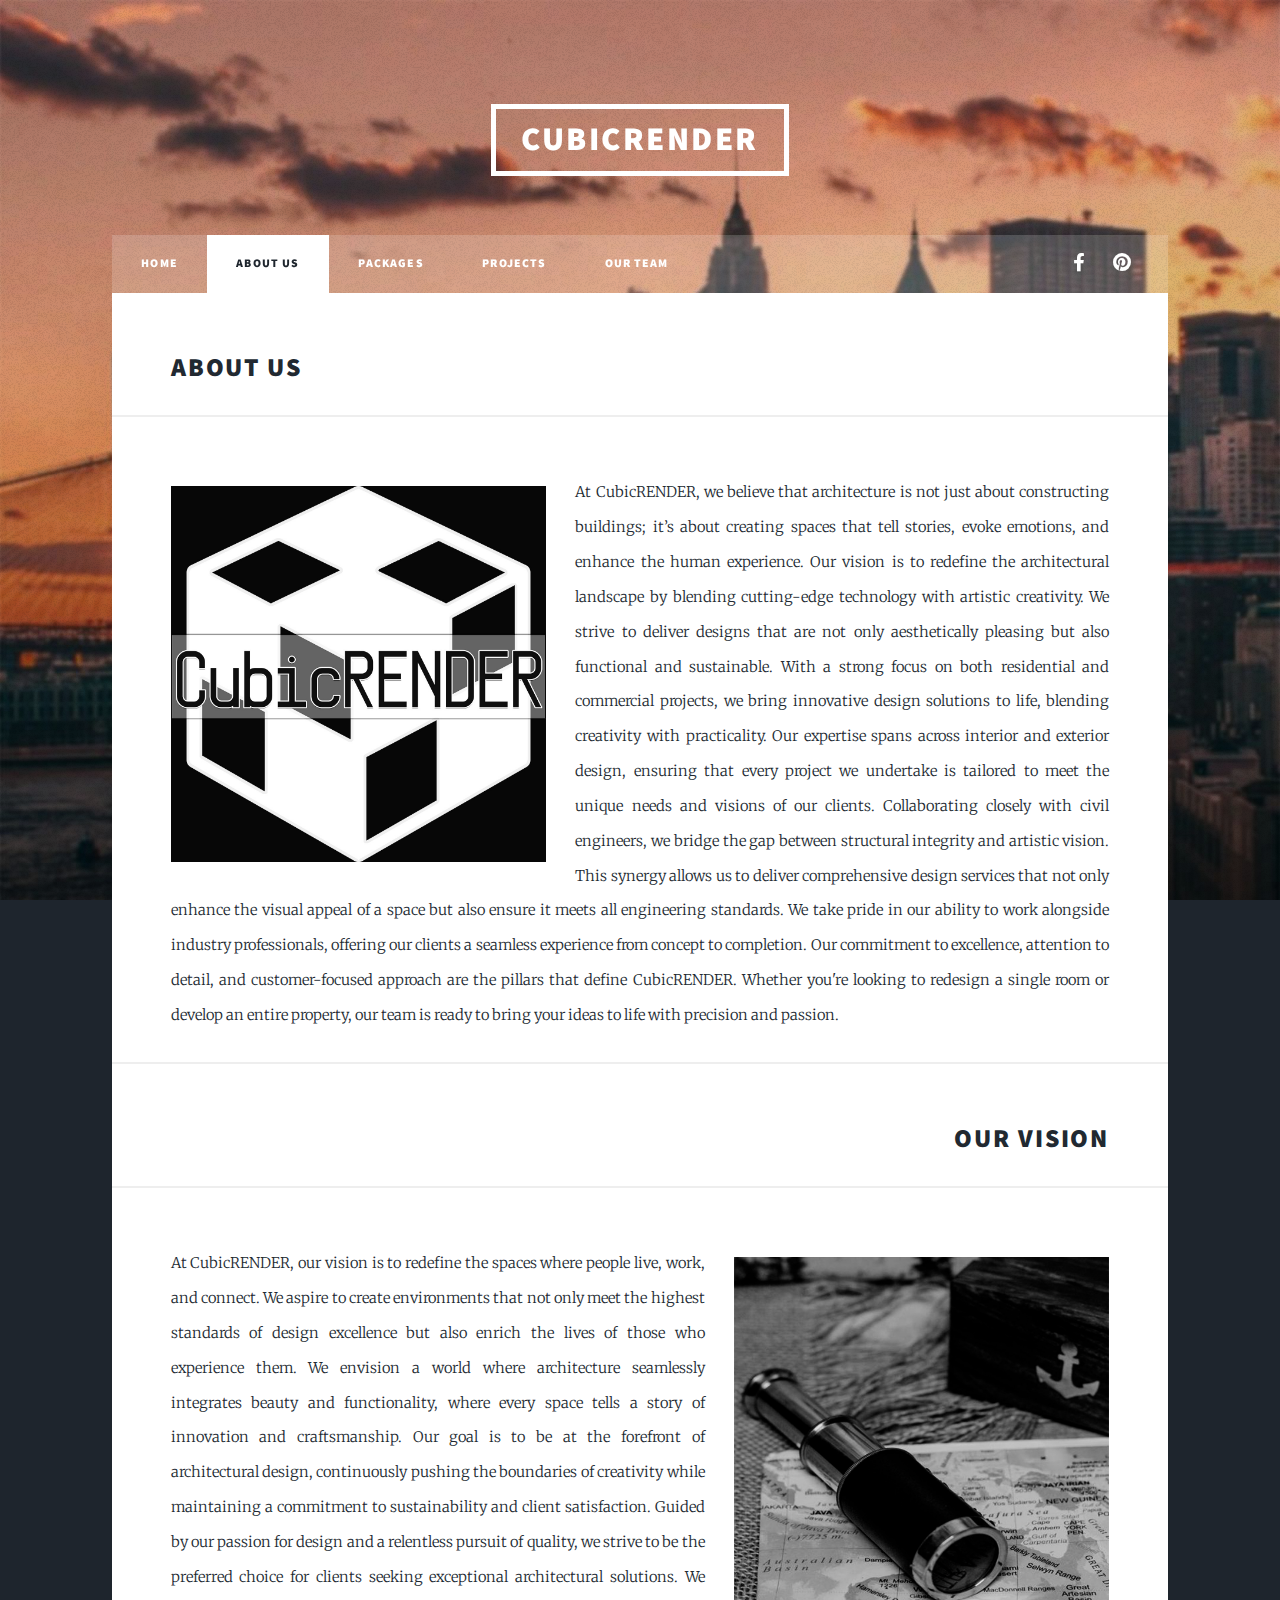
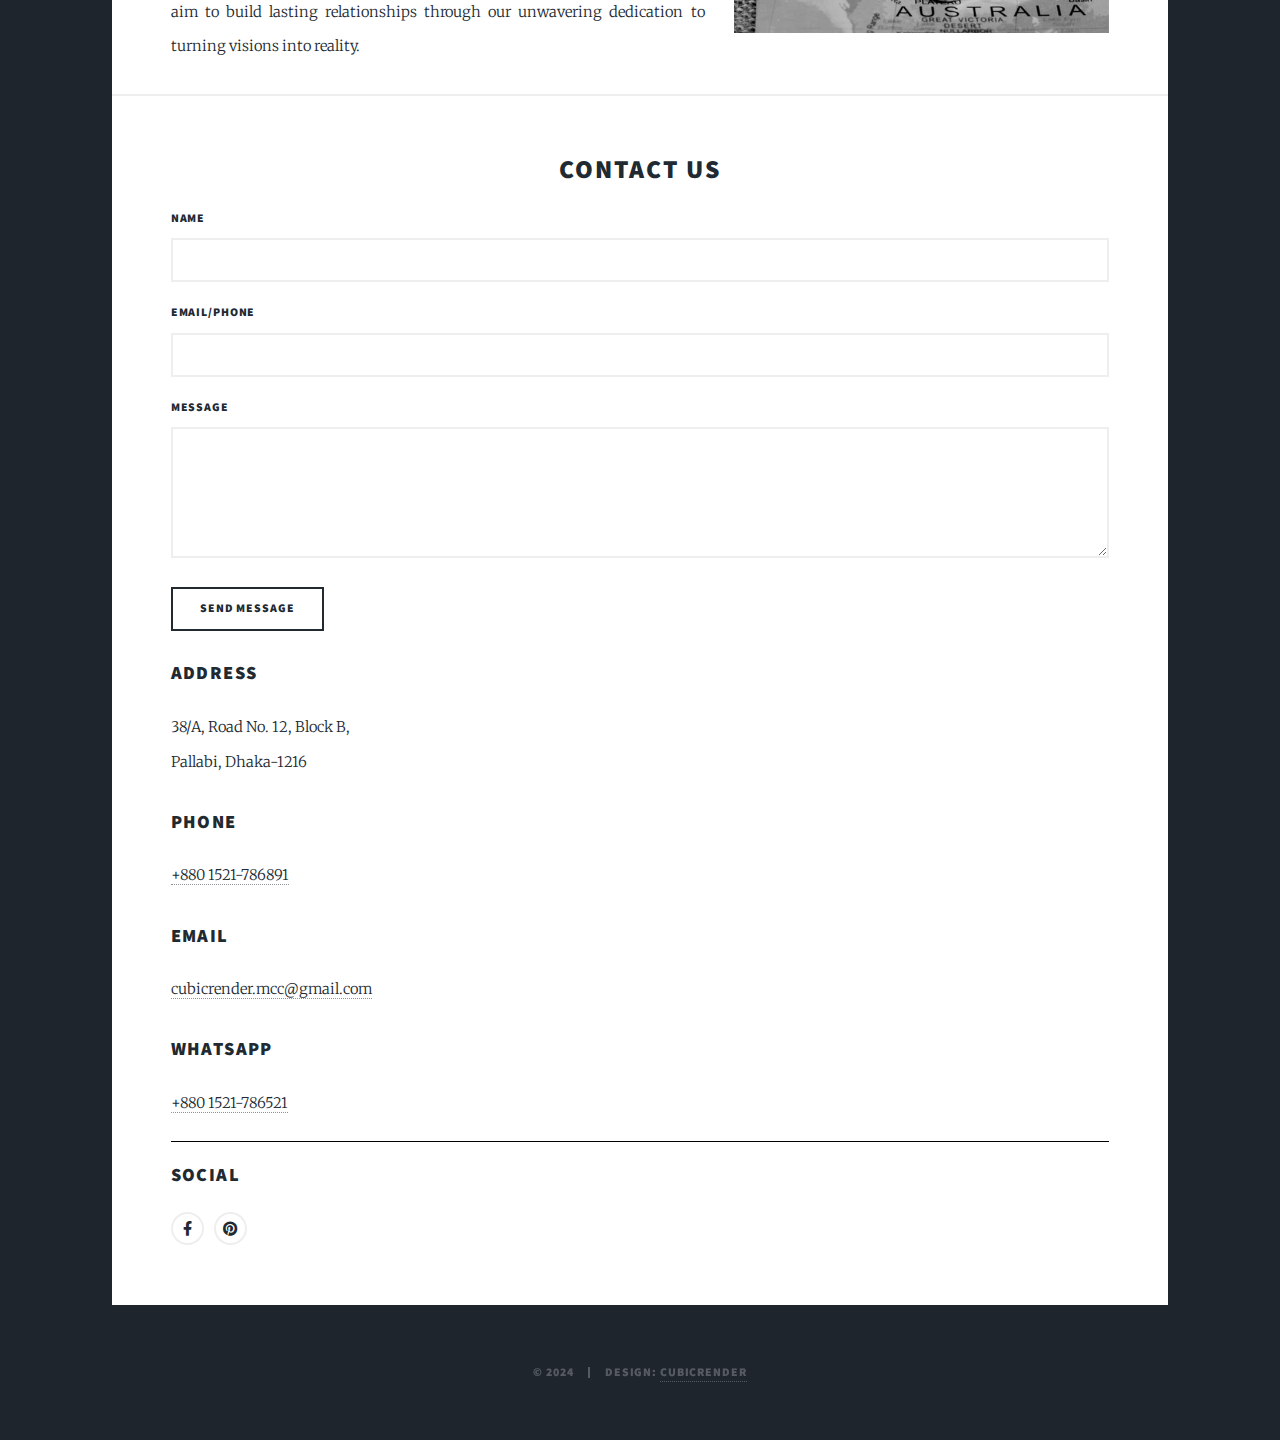
<file: about-us.html>
<!DOCTYPE HTML>

<html>
	<head>
		<title>CubicRENDER - About Us</title>
		<meta charset="utf-8" />
		<meta name="viewport" content="width=device-width, initial-scale=1, user-scalable=no" />
		<link rel="stylesheet" href="assets/css/main.css" />
		<link rel="icon" href="images/logo.png" type="image/png">
		<noscript><link rel="stylesheet" href="assets/css/noscript.css" /></noscript>
		<style>
			#four .split {
				text-align: left;
				margin-left: 0;
			}

			#four .split p, #four .split a {
				text-align: left;
			}
			label {
				text-align: left;
				display: block; /* Ensure the label takes up full width for alignment */
			}
		</style>
	</head>
	<body class="is-preload">

		<!-- Wrapper -->
			<div id="wrapper">

				<!-- Header -->
					<header id="header">
						<a href="index.html" class="logo">Cubicrender</a>
					</header>

				<!-- Nav -->
					<nav id="nav">
						<ul class="links">
							<li><a href="index.html">Home</a></li>
							<li class="active"><a href="about-us.html">About Us</a></li>
							<li><a href="packages.html">Packages</a></li>
							<li><a href="projects.html">Projects</a></li>
							<li><a href="ourteam.html">Our Team</a></li>
						</ul>
						<ul class="icons">
							<li><a href="https://www.facebook.com/cubicrender/" class="icon brands fa-facebook-f"><span class="label">Facebook</span></a></li>
							<li><a href="https://www.pinterest.com/cubicrender/" class="icon brands fa-pinterest"><span class="label">Pinterest</span></a></li>
						</ul>
					</nav>

				<!-- Main -->
					<div id="main">
						<h2>About Us</h2>
						<p><span class="image left"><img src="images/pic3.jpg" alt="" /></span>At CubicRENDER, we believe that architecture is not just about constructing buildings; it’s about creating spaces that tell stories, evoke emotions, and enhance the human experience. Our vision is to redefine the architectural landscape by blending cutting-edge technology with artistic creativity. We strive to deliver designs that are not only aesthetically pleasing but also functional and sustainable. With a strong focus on both residential and commercial projects, we bring innovative design solutions to life, blending creativity with practicality. Our expertise spans across interior and exterior design, ensuring that every project we undertake is tailored to meet the unique needs and visions of our clients.

							Collaborating closely with civil engineers, we bridge the gap between structural integrity and artistic vision. This synergy allows us to deliver comprehensive design services that not only enhance the visual appeal of a space but also ensure it meets all engineering standards. We take pride in our ability to work alongside industry professionals, offering our clients a seamless experience from concept to completion.
							
							Our commitment to excellence, attention to detail, and customer-focused approach are the pillars that define CubicRENDER. Whether you're looking to redesign a single room or develop an entire property, our team is ready to bring your ideas to life with precision and passion.</p>
						<h2 style="text-align: right;">Our Vision</h2>
						<p><span class="image right"><img src="images/pic1.jpg" alt="" /></span>At CubicRENDER, our vision is to redefine the spaces where people live, work, and connect. We aspire to create environments that not only meet the highest standards of design excellence but also enrich the lives of those who experience them.

							We envision a world where architecture seamlessly integrates beauty and functionality, where every space tells a story of innovation and craftsmanship. Our goal is to be at the forefront of architectural design, continuously pushing the boundaries of creativity while maintaining a commitment to sustainability and client satisfaction.
							
							Guided by our passion for design and a relentless pursuit of quality, we strive to be the preferred choice for clients seeking exceptional architectural solutions. We aim to build lasting relationships through our unwavering dedication to turning visions into reality.</p>


				<!-- Footer -->
					<footer id="four">
						<h2>Contact Us</h2>
						<section>
							<form method="post" action="https://docs.google.com/forms/u/0/d/e/1FAIpQLScLWDox1gHV9GDpGRtj5hOoou1Ckq_I-CHZVoWckFAZyAWn3g/formResponse">
								<div class="fields">
									<div class="field">
										<label for="name">Name</label>
										<input type="text" name="entry.332993087" id="name" />
									</div>
									<div class="field">
										<label for="email">Email/Phone</label>
										<input type="text" name="entry.612216868" id="email" />
									</div>
									<div class="field">
										<label for="message">Message</label>
										<textarea name="entry.1551874568" id="message" rows="3"></textarea>
									</div>
								</div>
								<ul class="actions">
									<li><input type="submit" value="Send Message" /></li>
								</ul>
							</form>
						</section>
						<section class="split contact">
							<section class="alt">
								<h3>Address</h3>
								<p>38/A, Road No. 12, Block B, <br />
								Pallabi, Dhaka-1216</p>
							</section>
							<section>
								<h3>Phone</h3>
								<p><a href="tel:+8801521786891">+880 1521-786891</a></p>
							</section>
							<section>
								<h3>Email</h3>
								<p><a href="mailto:cubicrender.mcc@gmail.com">cubicrender.mcc@gmail.com</a></p>
							</section>
							<section>
								<h3>Whatsapp</h3>
								<a href="https://wa.me/01521786891" target="_blank">+880 1521-786521</a>
							</section>
							<section>
								<hr style="border: 0; height: 1px; background-color: black; width: 100%; margin: 20px 0;" />
								<h3>Social</h3>
								<ul class="icons alt">
									<li><a href="https://www.facebook.com/cubicrender/" class="icon brands alt fa-facebook-f"><span class="label">Facebook</span></a></li>
									<li><a href="https://www.pinterest.com/cubicrender/" class="icon brands fa-pinterest"><span class="label">Pinterest</span></a></li>
								</ul>
							</section>
						</section>
					</footer>



			</div>

			<!-- Copyright -->
			  <div id="copyright">
			    <ul><li>&copy; 2024</li><li>Design: <a href="https://cubicrender.vercel.app/">CubicRENDER</a></li></ul>
			  </div>

		<!-- Scripts -->
			<script src="assets/js/jquery.min.js"></script>
			<script src="assets/js/jquery.scrollex.min.js"></script>
			<script src="assets/js/jquery.scrolly.min.js"></script>
			<script src="assets/js/browser.min.js"></script>
			<script src="assets/js/breakpoints.min.js"></script>
			<script src="assets/js/util.js"></script>
			<script src="assets/js/main.js"></script>

	</body>
</html>
</file>
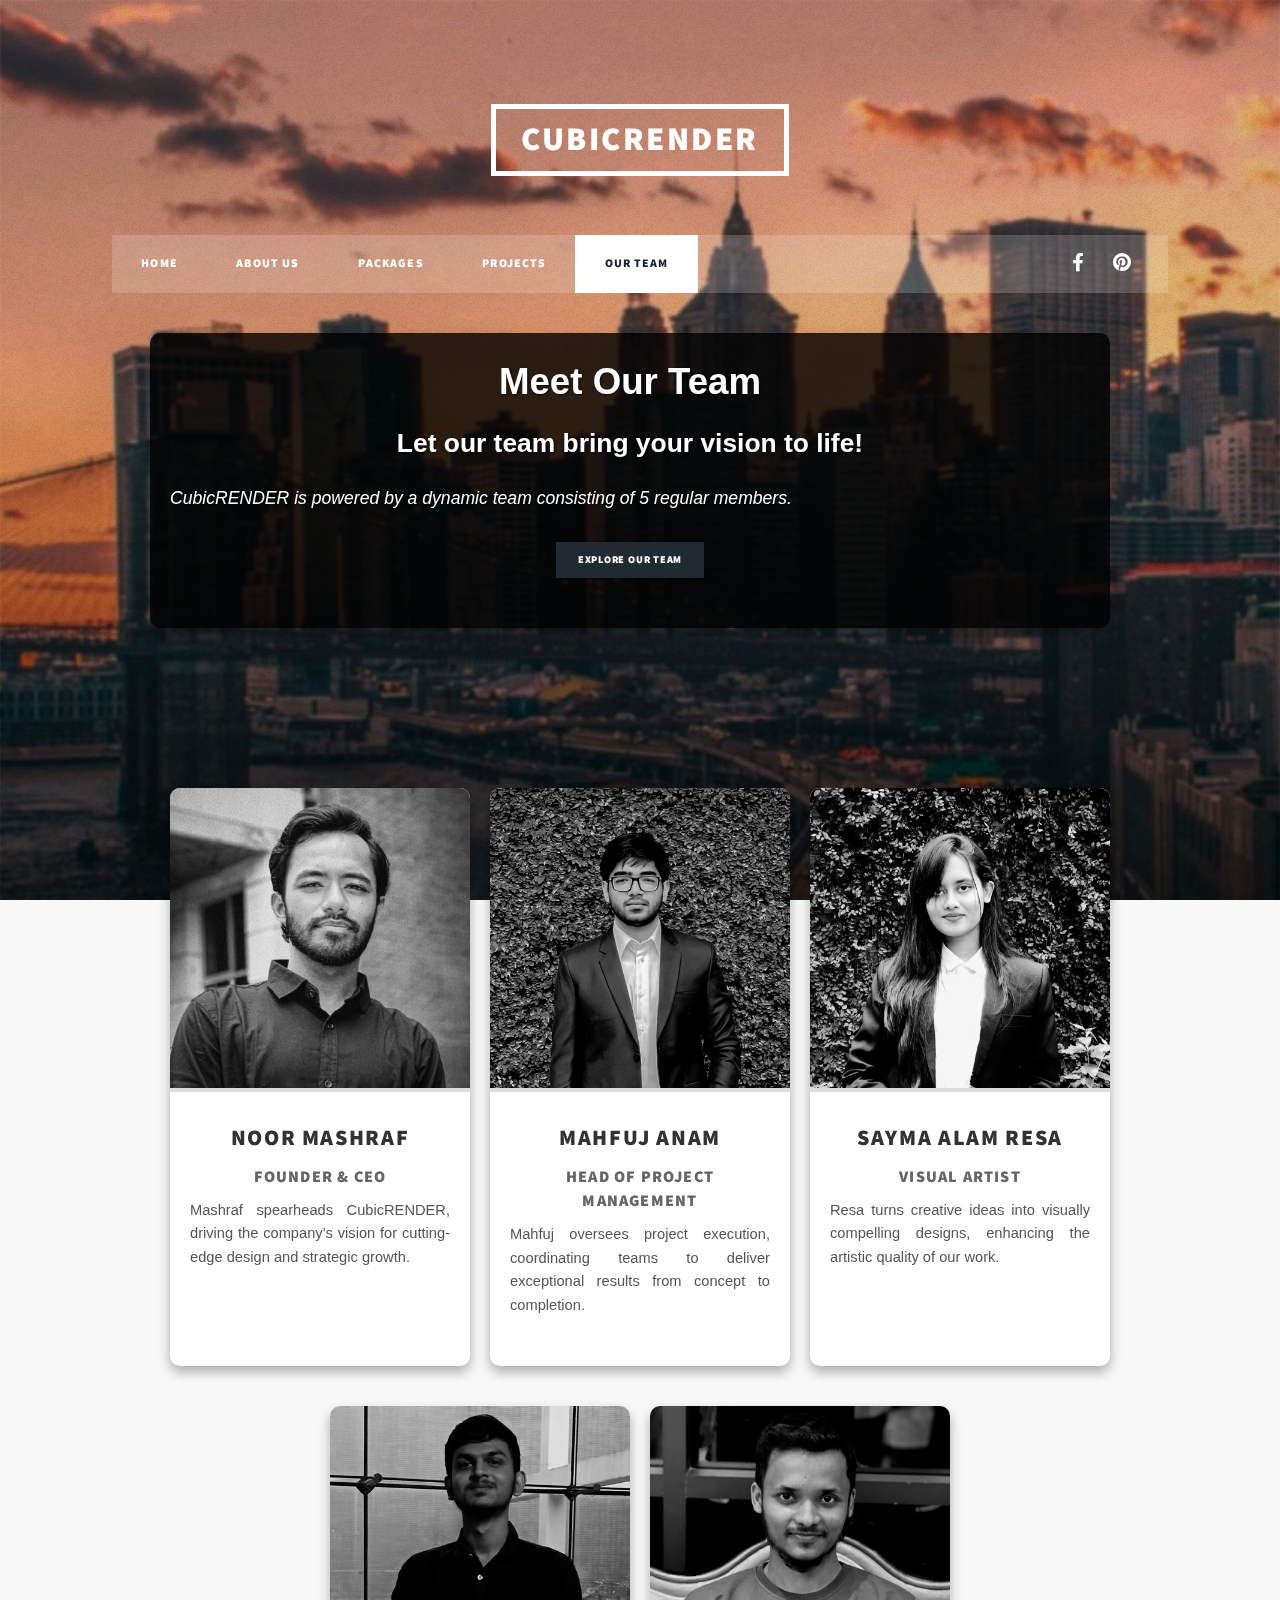
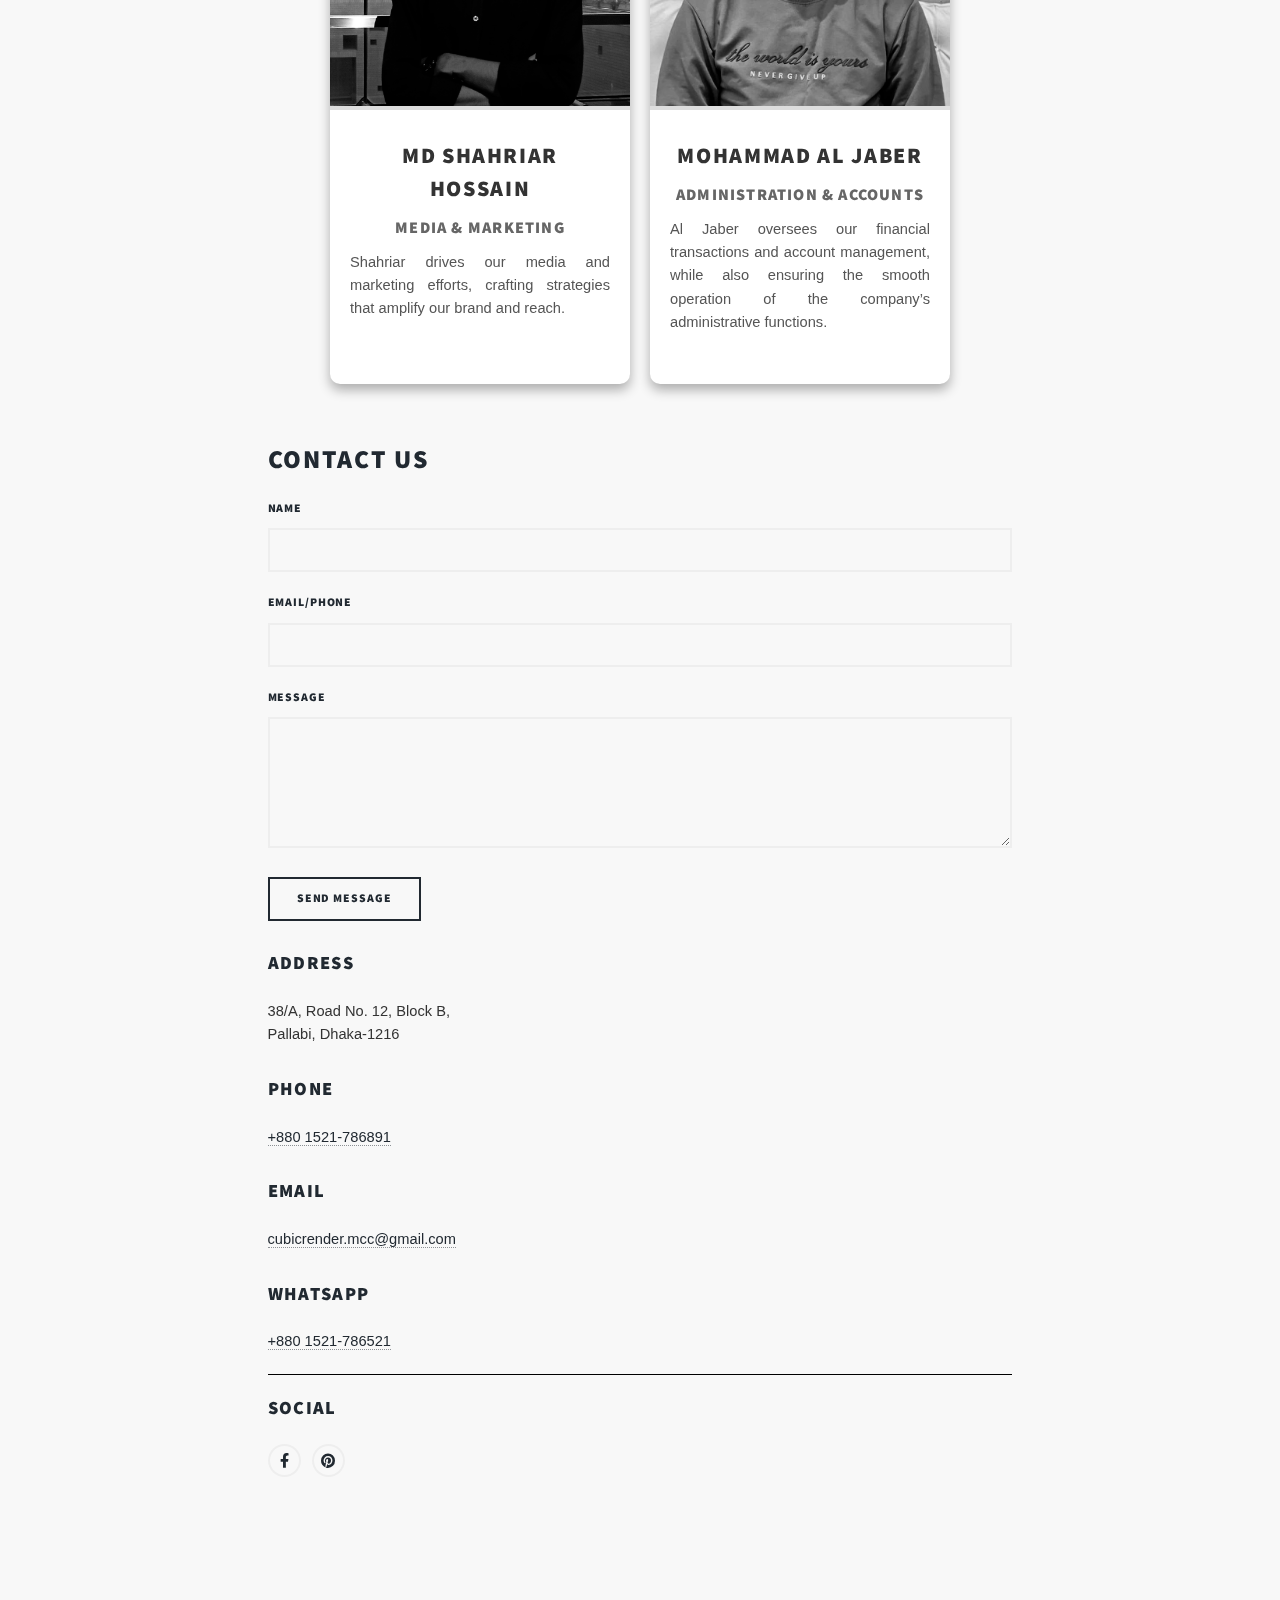
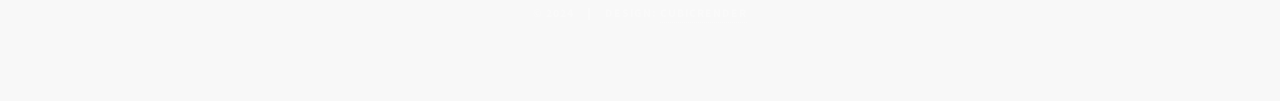
<file: ourteam.html>
<!DOCTYPE HTML>

<html>
	<head>
		<title>CubicRENDER - Our Team</title>
		<meta charset="utf-8" />
		<meta name="viewport" content="width=device-width, initial-scale=1, user-scalable=no" />
		<link rel="stylesheet" href="assets/css/main.css" />
		<link rel="icon" href="images/logo.png" type="image/png">
		<noscript><link rel="stylesheet" href="assets/css/noscript.css" /></noscript>
		<style>

			body {
				margin: 0;
				font-family: 'Arial', sans-serif;
				background-color: #f8f8f8;
				color: #333;
				line-height: 1.6;
			}

			#main {
				padding: 50px 20px;
				max-width: 1200px;
				margin: 0 auto;
				background-color: #fff; /* White background */
				box-shadow: 0 4px 8px rgba(0, 0, 0, 0.1); /* Optional: Add some shadow */
			}

			#team-intro {
				text-align: center;
				margin-bottom: 50px;
			}

			#team-intro h2 {
				font-size: 2.5rem;
				color: #333;
				margin-bottom: 20px;
			}

			#team-intro p {
				font-size: 1.2rem;
				color: #666;
				max-width: 800px;
				margin: 0 auto;
				line-height: 1.8;
			}

			.team-cards {
				display: flex;
				flex-wrap: wrap;
				justify-content: space-between;
				padding: 0 10%; /* Adds 10% padding on each side */
			}

			.team-card {
				background-color: #fff;
				border-radius: 10px;
				box-shadow: 0 4px 8px rgba(0, 0, 0, 0.1);
				overflow: hidden;
				width: 30%; /* Adjusted width to allow space on sides */
				min-width: 280px; /* Ensures a minimum width */
				margin-bottom: 20px; /* Adds space between the rows */
				transition: transform 0.3s, box-shadow 0.3s;
			}

			.team-card:hover {
				transform: translateY(-10px);
				box-shadow: 0 8px 16px rgba(0, 0, 0, 0.2);
			}

			.team-card img {
				width: 100%;
				height: auto;
			}

			.team-card .card-content {
				padding: 20px;
				text-align: center;
			}

			.team-card h3 {
				font-size: 1.5rem;
				margin-bottom: 10px;
				color: #333;
			}

			.team-card h4 {
				font-size: 1.1rem;
				color: #666;
				margin-bottom: 15px;
			}

			.team-card p {
				font-size: 1rem;
				color: #666;
				line-height: 1.6;
			}

			@media screen and (max-width: 768px) {
				.team-card {
					width: calc(45% - 20px); /* Reduces width to maintain space on smaller screens */
				}
			}

			@media screen and (max-width: 480px) {
				.team-cards {
					padding: 0 5%; /* Reduces side padding on very small screens */
				}
				.team-card {
					width: 100%;
				}
			}

			/* Ensure the footer is below the content */
			#main::after {
				content: "";
				display: block;
				clear: both;
			}

			footer {
				clear: both;
				padding: 20px 10%;
				background-color: #f8f8f8;
			}
			/* Team Cards Section */
			.team-cards {
				display: flex;
				flex-wrap: wrap;
				gap: 20px; /* Space between cards */
				justify-content: center; /* Center align cards */
				padding: 20px;
			}

			/* Individual Team Card */
			.team-card {
				background-color: #ffffff;
				border-radius: 10px;
				box-shadow: 0 6px 12px rgba(0, 0, 0, 0.3); /* Initial shadow for floating effect */
				transition: transform 0.3s ease, box-shadow 0.3s ease; /* Smooth transition for hover effect */
				overflow: hidden; /* Ensures the image doesn't overflow */
				width: 300px; /* Adjust width as needed */
				text-align: center; /* Center align text */
				position: relative; /* For positioning pseudo-elements */
			}

			/* Team Card Image */
			.team-card img {
				width: 100%;
				height: auto;
				display: block;
				border-bottom: 4px solid #ddd; /* Optional: adds a border between the image and content */
			}

			/* Card Content */
			.card-content {
				padding: 20px;
			}

			/* Hover Effect */
			.team-card:hover {
				transform: translateY(-10px); /* Move card up */
				box-shadow: 0 12px 24px rgba(0, 0, 0, 0.4); /* Deeper shadow on hover */
			}

			/* Optional: Add a pseudo-element for a stronger shadow effect */
			.team-card::before {
				content: "";
				position: absolute;
				top: 0;
				left: 0;
				right: 0;
				bottom: 0;
				background: rgba(0, 0, 0, 0.1); /* Subtle overlay for additional depth */
				z-index: -1; /* Place behind the card content */
				border-radius: 10px;
			}

			/* Card Title and Description Styling */
			.team-card h3, .team-card h4 {
				margin: 10px 0;
			}

			.team-card p {
				font-size: 1rem;
				color: #555; /* Adjust text color if needed */
			}
			.team-section {
			    color: white; /* Make all text white */
			    padding-right: 20px; /* Padding for the right side */
			    padding-left: 20px; /* Default padding for mobile view */
			}
			
			.main-heading {
			    font-size: 3em; /* Larger size for the main heading */
			    margin-bottom: 20px; /* Larger gap between main heading and subheading */
			    font-weight: bold; /* Make the main heading bold */
			    text-shadow: 2px 2px 5px rgba(0, 0, 0, 0.5); /* Drop shadow effect */
			}
			
			.sub-heading {
			    font-size: 2em; /* Larger size for the subheading */
			    margin-bottom: 30px; /* Increase gap between subheading and the quote */
			    font-weight: bold; /* Make the subheading bold */
			    text-shadow: 2px 2px 5px rgba(0, 0, 0, 0.5); /* Drop shadow effect */
			}
			
			.team-quote {
			    font-style: italic;
			    font-size: 1.2em; /* Slightly larger quote text */
			    text-shadow: 2px 2px 5px rgba(0, 0, 0, 0.5); /* Drop shadow effect */
			}
			
			/* Media query for larger screens (desktop view) */
			@media (min-width: 768px) {
			    .team-section {
			        padding-left: 30%; /* Apply 30% padding on the left for desktop */
			    }
			}
			/* Wrapper for main heading and sub-heading with background */
			.text-section {
			  background-color: rgba(0, 0, 0, 0.8); /* Semi-transparent background */
			  padding: 20px; /* Add some padding for spacing */
			  border-radius: 10px; /* Rounded corners */
			  width: 100%; /* Full width by default */
			  max-width: 100%; /* Limit the max-width for desktop view */
			  margin: 0 auto; /* Center the text section */
			  text-align: center; /* Center-align the text */
			  box-shadow: 0 8px 16px rgba(0, 0, 0, 0.2); /* Add shadow for depth */
			}

			/* Responsive adjustment for mobile */
			@media (max-width: 767px) {
			  .text-section {
				max-width: 95%; /* Max-width for mobile view to keep it wider */
				padding-left: 20px; /* Padding adjustments for mobile */
				padding-right: 20px;
			  }
			}

			/* Main Heading Styling */
			.main-heading {
			  font-size: 2.5em; /* Adjusted size */
			  margin-bottom: 10px; /* Space below heading */
			  font-weight: bold; /* Bold font */
			  color: white; /* White text color */
			  text-shadow: 1px 1px 3px rgba(0, 0, 0, 0.7); /* Subtle text shadow */
			}

			/* Sub Heading Styling */
			.sub-heading {
			  font-size: 1.8em; /* Adjusted size */
			  margin-bottom: 20px; /* Space below sub-heading */
			  font-weight: bold; /* Bold font */
			  color: white; /* White text color */
			  text-shadow: 1px 1px 3px rgba(0, 0, 0, 0.7); /* Subtle text shadow */
			}

			/* Team Quote Styling */
			.team-quote {
			  font-style: italic;
			  font-size: 1.2em; /* Larger quote text */
			  color: white; /* White text color */
			  text-shadow: 1px 1px 3px rgba(0, 0, 0, 0.7); /* Subtle text shadow */
			}

			/* Centering the team-section */
			.team-section-container {
			  display: flex; /* Use flexbox to center content */
			  justify-content: center; /* Center horizontally */
			  align-items: center; /* Center vertically if needed */
			  padding: 20px; /* Add some padding for spacing */
			}

			/* Adjust padding and width for team-section */
			.team-section {
			  max-width: 1000px; /* Increased max-width for better readability */
			  width: 100%; /* Full width up to the max-width */
			  padding: 20px; /* Consistent padding */
			  box-sizing: border-box; /* Include padding in width */
			  text-align: center; /* Center the text */
			}

			/* Responsive adjustment for larger screens */
			@media (min-width: 768px) {
			  .team-section-container {
				padding-left: 0; /* Remove left padding */
			  }
			}

		</style>

	</head>
	<body class="is-preload">

		<!-- Wrapper -->
			<div id="wrapper">

				<!-- Header -->
					<header id="header">
						<a href="index.html" class="logo">Cubicrender</a>
					</header>

				<!-- Nav -->
					<nav id="nav">
						<ul class="links">
							<li><a href="index.html">Home</a></li>
							<li><a href="about-us.html">About Us</a></li>
							<li><a href="packages.html">Packages</a></li>
							<li><a href="projects.html">Projects</a></li>
							<li class="active"><a href="ourteam.html">Our Team</a></li>
						</ul>
						<ul class="icons">
							<li><a href="https://www.facebook.com/cubicrender/" class="icon brands fa-facebook-f"><span class="label">Facebook</span></a></li>
							<li><a href="https://www.pinterest.com/cubicrender/" class="icon brands fa-pinterest"><span class="label">Pinterest</span></a></li>
						</ul>
					</nav>

				<!-- Main -->
					<div class="team-section-container">
						<div class="team-section">
							<div class="text-section">
								<div class="main-heading">Meet Our Team</div>
								<div class="sub-heading">
									Let our team bring your vision to life!
								</div>
								<p class="team-quote">CubicRENDER is powered by a dynamic team consisting of 5 regular members.</p>
								<p style="text-align: center;"><a href="#team-cards" class="button primary small" data-filter="all">Explore Our Team</a></p>
							</div>
						</div>
					</div>
					<div style="padding: 50px 0;"></div>
					<!-- Team Cards Section -->
					<section id="team-cards">
					<section class="team-cards">

						
						<!-- Team Member Noor Mashraf -->
						<div class="team-card">
							<img src="images/ourteam/Noor Mashraf.jpg" alt="Noor Mashraf">
							<div class="card-content">
								<h3>Noor Mashraf</h3>
								<h4>Founder & CEO</h4>
								<p>Mashraf spearheads CubicRENDER, driving the company’s vision for cutting-edge design and strategic growth.</p>
							</div>
						</div>
						

						
						<!-- Team Member Engr. M. A. Hashem 
						<div class="team-card">
							<img src="images/ourteam/2.jpg" alt="Engr. M. A. Hashem">
							<div class="card-content">
								<h3>Engr. M. A. Hashem</h3>
								<h4>Crafting Consultant</h4>
								<p>Engr. Hashem combines engineering expertise with design insights, ensuring the technical excellence of our projects.<p>
							</div>
						</div>
						-->
						


						<!-- Team Member Mahfuz Anam -->
						<div class="team-card">
							<img src="images/ourteam/Mahfuj Anam.jpg" alt="Mahfuj Anam">
							<div class="card-content">
								<h3>Mahfuj Anam</h3>
								<h4>Head of Project Management</h4>
								<p>Mahfuj oversees project execution, coordinating teams to deliver exceptional results from concept to completion.</p>
							</div>
						</div>
						

						
						<!-- Team Member Rashik Farhan
						<div class="team-card">
							<img src="images/ourteam/Rashik Farhan.jpg" alt="Rashik Farhan">
							<div class="card-content">
								<h3>Rashik Farhan</h3>
								<h4>Head of Project Management</h4>
								<p>Rashik leads our artistic vision, bringing creative direction and cohesion to every project.</p>
							</div>
						</div>
						-->

						
						
						<!-- Team Member Sayma Alam Resa -->
						<div class="team-card">
							<img src="images/ourteam/Sayma Alam Resa.jpg" alt="Sayma Alam Resa">
							<div class="card-content">
								<h3>Sayma Alam Resa</h3>
								<h4>Visual Artist</h4>
								<p>Resa turns creative ideas into visually compelling designs, enhancing the artistic quality of our work.</p>
							</div>
						</div>

						
						
						<!-- Team Member MD Shahriar Hossain -->
						<div class="team-card">
							<img src="images/ourteam/MD Shahriar Hossain.jpg" alt="MD Shahriar Hossain">
							<div class="card-content">
								<h3>MD Shahriar Hossain</h3>
								<h4>Media & Marketing</h4>
								<p>Shahriar drives our media and marketing efforts, crafting strategies that amplify our brand and reach.</p>
							</div>
						</div>

						
						
						<!-- Team Member Mohammad Al Jaber -->
						<div class="team-card">
							<img src="images/ourteam/Mohammad Al Jaber.jpg" alt="Mohammad Al Jaber">
							<div class="card-content">
								<h3>Mohammad Al Jaber</h3>
								<h4>Administration & Accounts</h4>
								<p>Al Jaber oversees our financial transactions and account management, while also ensuring the smooth operation of the company’s administrative functions.</p>
							</div>
						</div>



						

				<!-- Footer -->
					<footer id="four">
						<h2>Contact Us</h2>
						<section>
							<form method="post" action="https://docs.google.com/forms/u/0/d/e/1FAIpQLScLWDox1gHV9GDpGRtj5hOoou1Ckq_I-CHZVoWckFAZyAWn3g/formResponse">
								<div class="fields">
									<div class="field">
										<label for="name">Name</label>
										<input type="text" name="entry.332993087" id="name" />
									</div>
									<div class="field">
										<label for="email">Email/Phone</label>
										<input type="text" name="entry.612216868" id="email" />
									</div>
									<div class="field">
										<label for="message">Message</label>
										<textarea name="entry.1551874568" id="message" rows="3"></textarea>
									</div>
								</div>
								<ul class="actions">
									<li><input type="submit" value="Send Message" /></li>
								</ul>
							</form>
						</section>
						<section class="split contact">
							<section class="alt">
								<h3>Address</h3>
								<p>38/A, Road No. 12, Block B, <br />
								Pallabi, Dhaka-1216</p>
							</section>
							<section>
								<h3>Phone</h3>
								<p><a href="tel:+8801521786891">+880 1521-786891</a></p>
							</section>
							<section>
								<h3>Email</h3>
								<p><a href="mailto:cubicrender.mcc@gmail.com">cubicrender.mcc@gmail.com</a></p>
							</section>
							<section>
								<h3>Whatsapp</h3>
								<a href="https://wa.me/01521786891" target="_blank">+880 1521-786521</a>
							</section>
							<section>
								<hr style="border: 0; height: 1px; background-color: black; width: 100%; margin: 20px 0;" />
								<h3>Social</h3>
								<ul class="icons alt">
									<li><a href="https://www.facebook.com/cubicrender/" class="icon brands alt fa-facebook-f"><span class="label">Facebook</span></a></li>
									<li><a href="https://www.pinterest.com/cubicrender/" class="icon brands fa-pinterest"><span class="label">Pinterest</span></a></li>
								</ul>
							</section>
						</section>
					</footer>

					<!-- Copyright -->
					  <div id="copyright">
					    <ul><li>&copy; 2024</li><li>Design: <a href="https://cubicrender.vercel.app/">CubicRENDER</a></li></ul>
					  </div>
						

			</div>
						

		<!-- Scripts -->
			<script src="assets/js/jquery.min.js"></script>
			<script src="assets/js/jquery.scrollex.min.js"></script>
			<script src="assets/js/jquery.scrolly.min.js"></script>
			<script src="assets/js/browser.min.js"></script>
			<script src="assets/js/breakpoints.min.js"></script>
			<script src="assets/js/util.js"></script>
			<script src="assets/js/main.js"></script>

	</body>


</html>
</file>
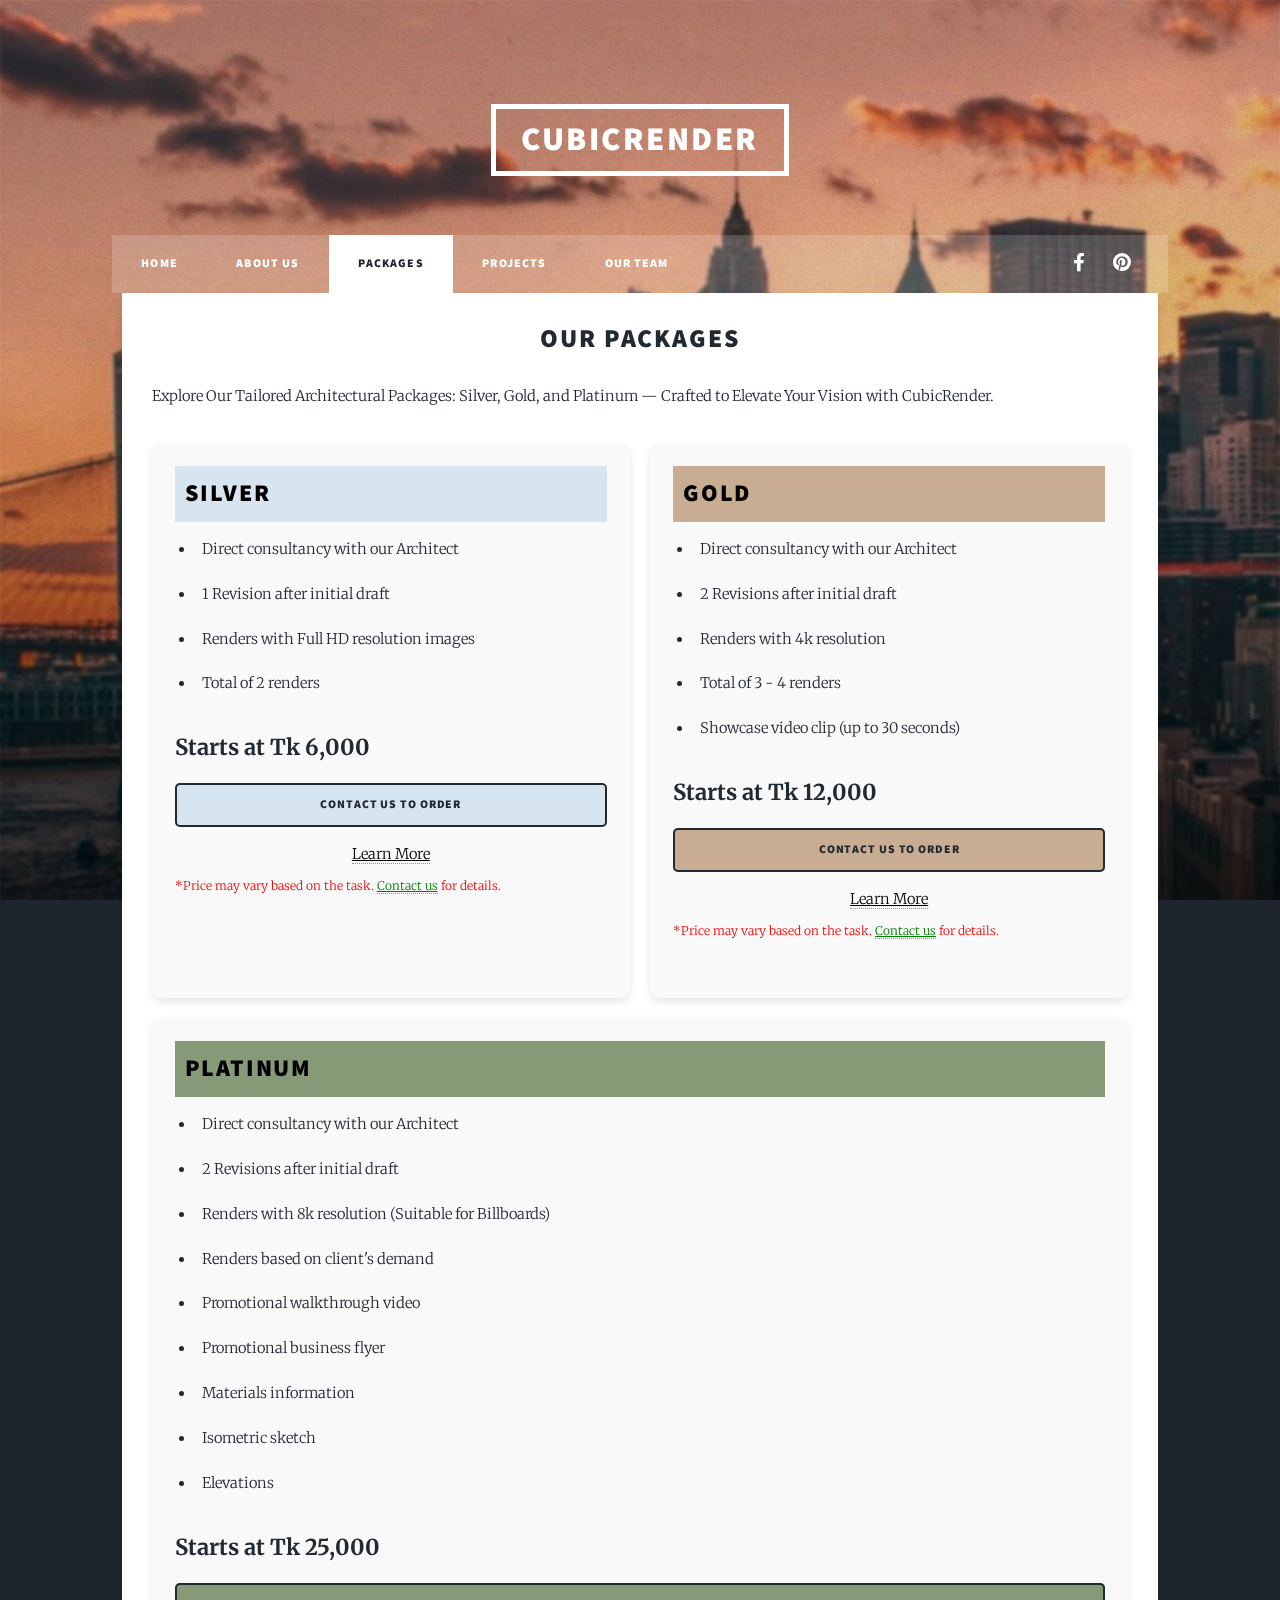
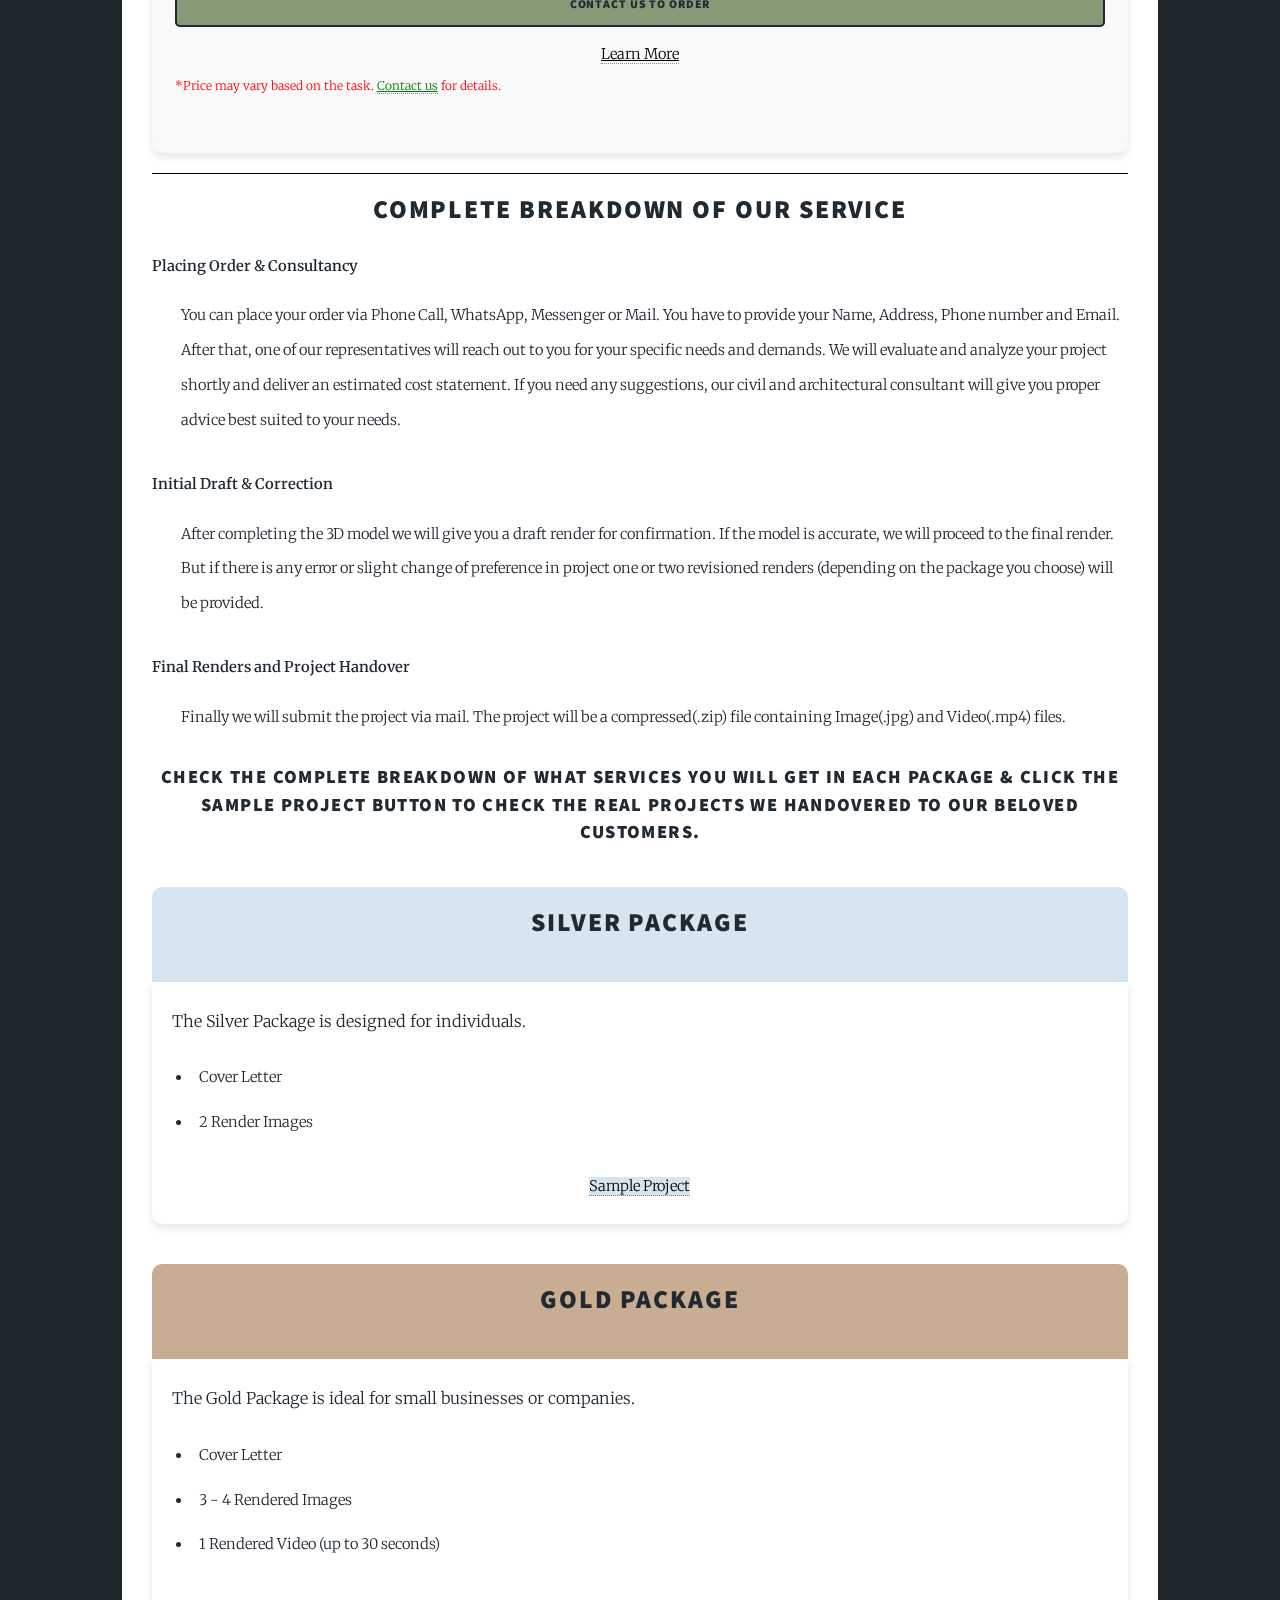
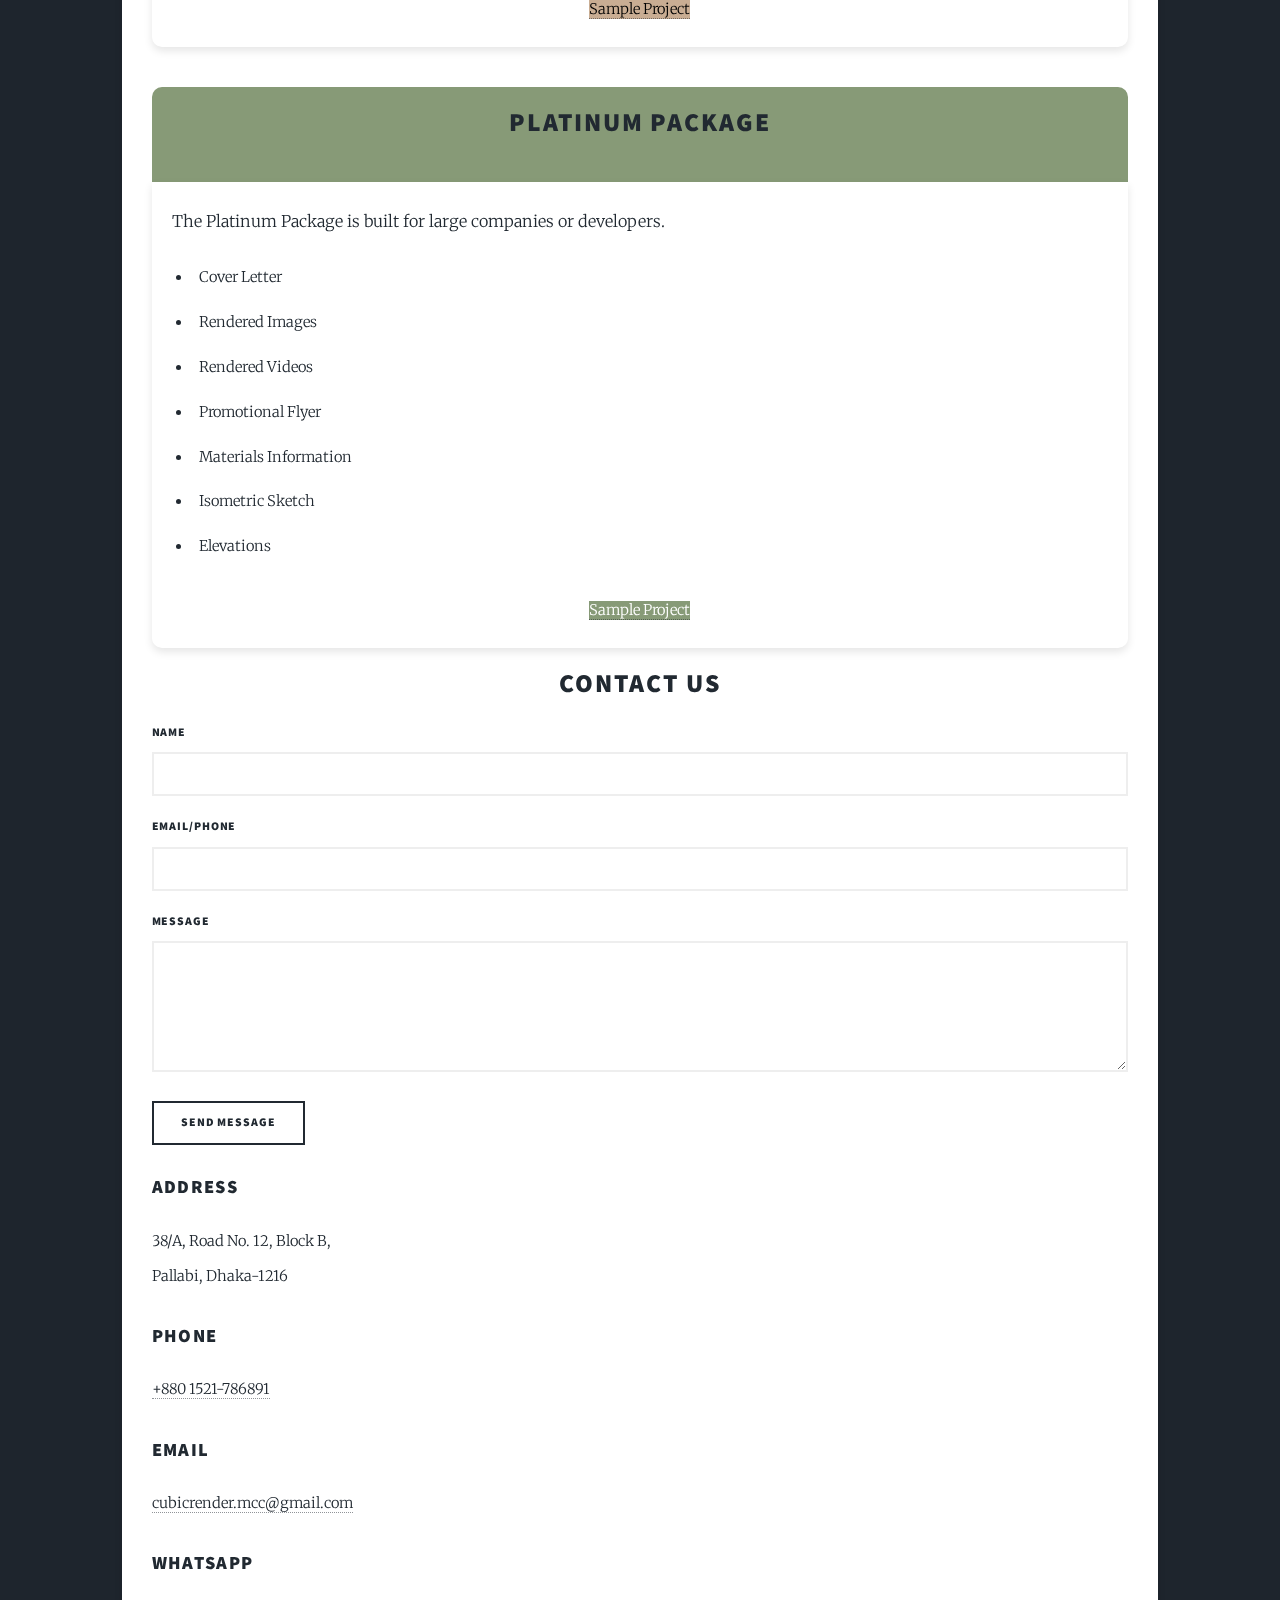
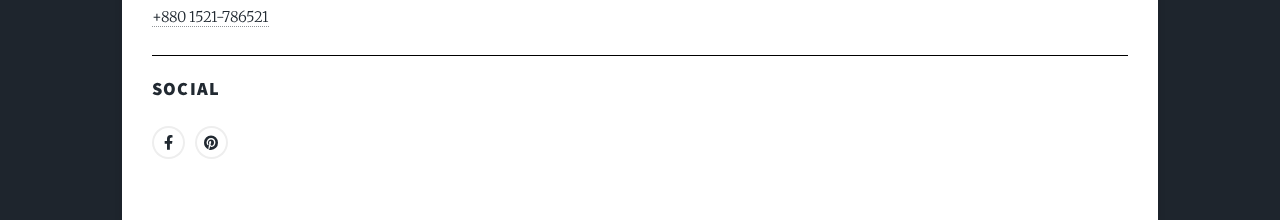
<file: packages.html>
<!DOCTYPE HTML>

<html>
	<head>
		<title>CubicRENDER - Packages</title>
		<meta charset="utf-8" />
		<meta name="viewport" content="width=device-width, initial-scale=1, user-scalable=no" />
		<link rel="stylesheet" href="assets/css/main.css" />
		<link rel="icon" href="images/logo.png" type="image/png">
			
		<style>


			/* Adjusting the packages section to have a similar layout */
			.packages-section {
				width: 81%; /* Same width as main content */
				margin: 0 auto; /* Center align */
				padding: 30px; /* Padding inside the section */
				background-color: rgba(255, 255, 255, 1);
				box-shadow: 0 4px 8px rgba(0, 0, 0, 0.1); /* Subtle shadow */
				z-index: 1; /* Ensure content is above the background */
			}

			/* Adjusting styles for smaller screens */
			@media screen and (max-width: 768px) {
				#main-content,
				.packages-section {
					width: 90%; /* Increase width on smaller screens */
				}
			}

			@media screen and (max-width: 480px) {
				#main-content,
				.packages-section {
					width: 100%; /* Further increase width on very small screens */
				}
			}

			.card:hover {
				transform: translateY(-10px);
				box-shadow: 0 8px 16px rgba(0, 0, 0, 0.2);
			}

			.card h2,
			.card h4 {
				margin: 0;
			}

			.card ul {
				margin-bottom: 0;
			}

			.card-footer {
				border-top: 1px solid #ddd;
			}

			.btn-lg {
				border-radius: 5px;
				padding: 10px 20px;
			}

			/* Section styling */
			.section-banner {
				padding: 20px;
				color: #fff;
				text-align: center;
				margin-top: 40px;
				border-radius: 10px 10px 0 0;
			}

			.section-content {
				background-color: #fff;
				padding: 20px;
				border-radius: 0 0 10px 10px;
				box-shadow: 0 4px 8px rgba(0, 0, 0, 0.1);
				margin-bottom: 20px;
			}

			.section-content p {
				font-size: 1.1rem;
				margin-bottom: 20px;
			}

			.section-content ul {
				list-style: disc;
				padding-left: 20px;
			}

			.section-content ul li {
				margin-bottom: 10px;
			}

			.section-content .btn-Sample Project {
				margin-top: 20px;
				display: inline-block;
				background-color: #007bff;
				color: #fff;
				padding: 10px 20px;
				border-radius: 5px;
				text-decoration: none;
			}

			.section-content .btn-Sample Project:hover {
				background-color: #0056b3;
				text-decoration: none;
			}

			/* Specific section colors */
			#personal-section .section-banner {
				background-color: #28a745;
			}

			#premium-section .section-banner {
				background-color: #ffc107;
			}

			#enterprise-section .section-banner {
				background-color: #dc3545;
			}
		/* General Styles */
		#four .split {
			text-align: left;
			margin-left: 0;
		}

		#four .split p, #four .split a {
			text-align: left;
		}

		/* Package Container */
		.packages-container {
			display: flex;
			flex-wrap: wrap;
			justify-content: space-between;
			gap: 20px; /* Adjust gap for spacing between cards */
		}

		/* Individual Package Styling */
		.package {
			flex: 1 1 auto;
			padding: 20px;
			background-color: #f9f9f9;
			border-radius: 10px;
			border: 3px solid transparent; /* Default border */
			box-shadow: 0 4px 8px rgba(0, 0, 0, 0.1);
			transition: all 0.3s ease; /* Smooth transition for hover effect */
		}

		/* Hover Effect */
		.package:hover {
			border-color: #C9AD93; /* Change this color to match the specific package's theme on hover */
			box-shadow: 0 8px 16px rgba(0, 0, 0, 0.2); /* Add shadow on hover */
		}

		/* Headings */
		.package h3 {
			text-align: left; /* Align the headers to the left */
			margin-bottom: 10px;
		}

		/* List Styles */
		.package ul {
			list-style-type: disc;
			padding-left: 20px;
			text-align: left; /* Ensure the text is left-aligned */
			margin-bottom: 20px;
		}

		/* Price Styling */
		.package .package-price {
			font-size: 1.5em;
			text-align: left; /* Align the price to the left */
		}

		/* Button Styling */
		.package .button {
			width: 100%;
			margin-top: 10px;
		}

		/* Commitment Text */
		.package p.commitment {
			text-align: left;
			margin-top: auto;
		}

		/* Align normal text to the left */
		p, ul, li, dt, span {
			text-align: left;
		}

		/* Responsive Design */
		@media (max-width: 768px) {
			.package {
				flex: 1 1 calc(50% - 20px); /* Two packages per row on smaller screens */
			}
		}

		@media (max-width: 480px) {
			.package {
				flex: 1 1 100%; /* One package per row on mobile */
			}
		}
		label {
			text-align: left;
			display: block; /* Ensure the label takes up full width for alignment */
		}
		</style>
		<noscript><link rel="stylesheet" href="assets/css/noscript.css" /></noscript>
	</head>
	<body class="is-preload">

		<!-- Wrapper -->
			<div id="wrapper">

				<!-- Header -->
					<header id="header">
						<a href="index.html" class="logo">Cubicrender</a>
					</header>

				<!-- Nav -->
					<nav id="nav">
						<ul class="links">
							<li><a href="index.html">Home</a></li>
							<li><a href="about-us.html">About Us</a></li>
							<li class="active"><a href="packages.html">Packages</a></li>
							<li><a href="projects.html">Projects</a></li>
							<li><a href="ourteam.html">Our Team</a></li>
						</ul>
						<ul class="icons">
							<li><a href="https://www.facebook.com/cubicrender/" class="icon brands fa-facebook-f"><span class="label">Facebook</span></a></li>
							<li><a href="https://www.pinterest.com/cubicrender/" class="icon brands fa-pinterest"><span class="label">Pinterest</span></a></li>
						</ul>
					</nav>

				<!-- Main -->
						<section id="packages" class="packages-section">
							<h2>Our Packages</h2>
							<p>Explore Our Tailored Architectural Packages: Silver, Gold, and Platinum — Crafted to Elevate Your Vision with CubicRender.</p>
							<div class="packages-container">

								<!-- Silver Package -->
								<div class="package silver">
									<!-- Background color for Silver header -->
									<h3 style="background-color: #D7E5F0; color: black; padding: 10px;">Silver</h3>
									<ul style="list-style-type: disc; padding-left: 20px;">
										<li>Direct consultancy with our Architect</li>
										<li>1 Revision after initial draft</li>
										<li>Renders with Full HD resolution images</li>
										<li>Total of 2 renders</li>
									</ul>
									<div class="package-price">
										<span>Starts at</span> Tk 6,000
									</div>
									<!-- Contact Us to Order button -->
									<div style="text-align: center;">
										<a href="#four" class="button" style="background-color: #D7E5F0; color: black; padding: 10px 20px; text-decoration: none; border-radius: 5px; display: flex; justify-content: center; align-items: center;">Contact Us to Order</a>
									</div>
									<!-- Learn More button -->
									<div style="margin-top: 10px;">
										<a href="packages.html#Silver-section" style="color: black; text-decoration: underline;">Learn More</a>
									</div>
									<p class="commitment">
										*Price may vary based on the task. 
										<a href="#four" class="contact-link">Contact us</a> for details.
									</p>
								</div>

								<!-- Gold Package -->
								<div class="package gold">
									<!-- Background color for Gold header -->
									<h3 style="background-color: #C9AD93; color: black; padding: 10px;">Gold</h3>
									<ul style="list-style-type: disc; padding-left: 20px;">
										<li>Direct consultancy with our Architect</li>
										<li>2 Revisions after initial draft</li>
										<li>Renders with 4k resolution</li>
										<li>Total of 3 - 4 renders</li>
										<li>Showcase video clip (up to 30 seconds)</li>
									</ul>
									<div class="package-price">
										<span>Starts at</span> Tk 12,000
									</div>
									<!-- Contact Us to Order button -->
									<div style="text-align: center;">
										<a href="#four" class="button" style="background-color: #C9AD93; color: black; padding: 10px 20px; text-decoration: none; border-radius: 5px; display: flex; justify-content: center; align-items: center;">Contact Us to Order</a>
									</div>
									<!-- Learn More button -->
									<div style="margin-top: 10px;">
										<a href="packages.html#Gold-section" style="color: black; text-decoration: underline;">Learn More</a>
									</div>
									<p class="commitment">
										*Price may vary based on the task. 
										<a href="#four" class="contact-link">Contact us</a> for details.
									</p>
								</div>

								<!-- Platinum Package -->
								<div class="package platinum">
									<!-- Background color for Platinum header -->
									<h3 style="background-color: #879A77; color: black; padding: 10px;">Platinum</h3>
									<ul style="list-style-type: disc; padding-left: 20px;">
										<li>Direct consultancy with our Architect</li>
										<li>2 Revisions after initial draft</li>
										<li>Renders with 8k resolution (Suitable for Billboards)</li>
										<li>Renders based on client's demand</li>
										<li>Promotional walkthrough video</li>
										<li>Promotional business flyer</li>
										<li>Materials information</li>
										<li>Isometric sketch</li>
										<li>Elevations</li>
										
									</ul>
									<div class="package-price">
										<span>Starts at</span> Tk 25,000
									</div>
									<!-- Contact Us to Order button -->
									<div style="text-align: center;">
										<a href="#four" class="button" style="background-color: #879A77; color: white; padding: 10px 20px; text-decoration: none; border-radius: 5px; display: flex; justify-content: center; align-items: center;">Contact Us to Order</a>
									</div>
									<!-- Learn More button -->
									<div style="margin-top: 10px;">
										<a href="packages.html#Platinum-section" style="color: black; text-decoration: underline;">Learn More</a>
									</div>
									<p class="commitment">
										*Price may vary based on the task. 
										<a href="#four" class="contact-link">Contact us</a> for details.
									</p>
								</div>
							</div>
							
							<hr style="border: 0; height: 1px; background-color: black; width: 100%; margin: 20px 0;" />
							<div>
								<h2>Complete Breakdown Of Our Service</h2>
								<dl>
									<dt>Placing Order & Consultancy</dt>
									<dd>
										<p>You can place your order via Phone Call, WhatsApp, Messenger or Mail. You have to provide your Name, Address, Phone number and Email. After that, one of our representatives will reach out to you for your specific needs and demands. We will evaluate and analyze your project shortly and deliver an estimated cost statement. If you need any suggestions, our civil and architectural consultant will give you proper advice best suited to your needs.</p>
									</dd>
									<dt>Initial Draft & Correction</dt>
									<dd>
										<p>After completing the 3D model we will give you a draft render for confirmation. If the model is accurate, we will proceed to the final render. But if there is any error or slight change of preference in project one or two revisioned renders (depending on the package you choose) will be provided.</p>
									</dd>
									<dt>Final Renders and Project Handover</dt>
									<dd>
										<p>Finally we will submit the project via mail. The project will be a compressed(.zip) file containing Image(.jpg) and Video(.mp4) files.</p>
									</dd>
									<h3>Check the complete breakdown of what services you will get in each package & click the Sample Project button to check the real projects we handovered to our beloved customers.</h3>
							</div>


					<!-- Silver Section -->
					<section id="Silver-section" class="container">
						<div class="section-banner" style="background-color: #D7E5F0;">
							<h2>Silver Package</h2>
						</div>
						<div class="section-content">
							<p>The Silver Package is designed for individuals.</p>
							<ul>
								<li>Cover Letter</li>
								<li>2 Render Images</li>
							</ul>
							<a href="#" class="btn-Sample Project" style="background-color: #D7E5F0; color: black;">Sample Project</a>
						</div>
					</section>

					<!-- Gold Section -->
					<section id="Gold-section" class="container">
						<div class="section-banner" style="background-color: #C9AD93;">
							<h2>Gold Package</h2>
						</div>
						<div class="section-content">
							<p>The Gold Package is ideal for small businesses or companies.</p>
							<ul>
								<li>Cover Letter</li>
								<li>3 - 4 Rendered Images</li>
								<li>1 Rendered Video (up to 30 seconds)</li>
							</ul>
							<a href="#" class="btn-Sample Project" style="background-color: #C9AD93; color: black;">Sample Project</a>
						</div>
					</section>

					<!-- Platinum Section -->
					<section id="Platinum-section" class="container">
						<div class="section-banner" style="background-color: #879A77;">
							<h2>Platinum Package</h2>
						</div>
						<div class="section-content">
							<p>The Platinum Package is built for large companies or developers.</p>
							<ul>
								<li>Cover Letter</li>
								<li>Rendered Images</li>
								<li>Rendered Videos</li>
								<li>Promotional Flyer</li>
								<li>Materials Information</li>
								<li>Isometric Sketch</li>
								<li>Elevations</li>
								
								
							</ul>
							<a href="#" class="btn-Sample Project" style="background-color: #879A77; color: white;">Sample Project</a>
						</div>
					</section>
				<!-- Footer -->
					<footer id="four">
						<h2>Contact Us</h2>
						<section>
							<form method="post" action="https://docs.google.com/forms/u/0/d/e/1FAIpQLScLWDox1gHV9GDpGRtj5hOoou1Ckq_I-CHZVoWckFAZyAWn3g/formResponse">
								<div class="fields">
									<div class="field">
										<label for="name">Name</label>
										<input type="text" name="entry.332993087" id="name" />
									</div>
									<div class="field">
										<label for="email">Email/Phone</label>
										<input type="text" name="entry.612216868" id="email" />
									</div>
									<div class="field">
										<label for="message">Message</label>
										<textarea name="entry.1551874568" id="message" rows="3"></textarea>
									</div>
								</div>
								<ul class="actions">
									<li><input type="submit" value="Send Message" /></li>
								</ul>
							</form>
						</section>
						<section class="split contact">
							<section class="alt">
								<h3>Address</h3>
								<p>38/A, Road No. 12, Block B, <br />
								Pallabi, Dhaka-1216</p>
							</section>
							<section>
								<h3>Phone</h3>
								<p><a href="tel:+8801521786891">+880 1521-786891</a></p>
							</section>
							<section>
								<h3>Email</h3>
								<p><a href="mailto:cubicrender.mcc@gmail.com">cubicrender.mcc@gmail.com</a></p>
							</section>
							<section>
								<h3>Whatsapp</h3>
								<a href="https://wa.me/01521786891" target="_blank">+880 1521-786521</a>
							</section>
							<section>
								<hr style="border: 0; height: 1px; background-color: black; width: 100%; margin: 20px 0;" />
								<h3>Social</h3>
								<ul class="icons alt">
									<li><a href="https://www.facebook.com/cubicrender/" class="icon brands alt fa-facebook-f"><span class="label">Facebook</span></a></li>
									<li><a href="https://www.pinterest.com/cubicrender/" class="icon brands fa-pinterest"><span class="label">Pinterest</span></a></li>
								</ul>
							</section>
						</section>
					</footer>


			</div>

		

		<!-- Scripts -->
			<script src="assets/js/jquery.min.js"></script>
			<script src="assets/js/jquery.scrollex.min.js"></script>
			<script src="assets/js/jquery.scrolly.min.js"></script>
			<script src="assets/js/browser.min.js"></script>
			<script src="assets/js/breakpoints.min.js"></script>
			<script src="assets/js/util.js"></script>
			<script src="assets/js/main.js"></script>

	</body>
</html>
</file>
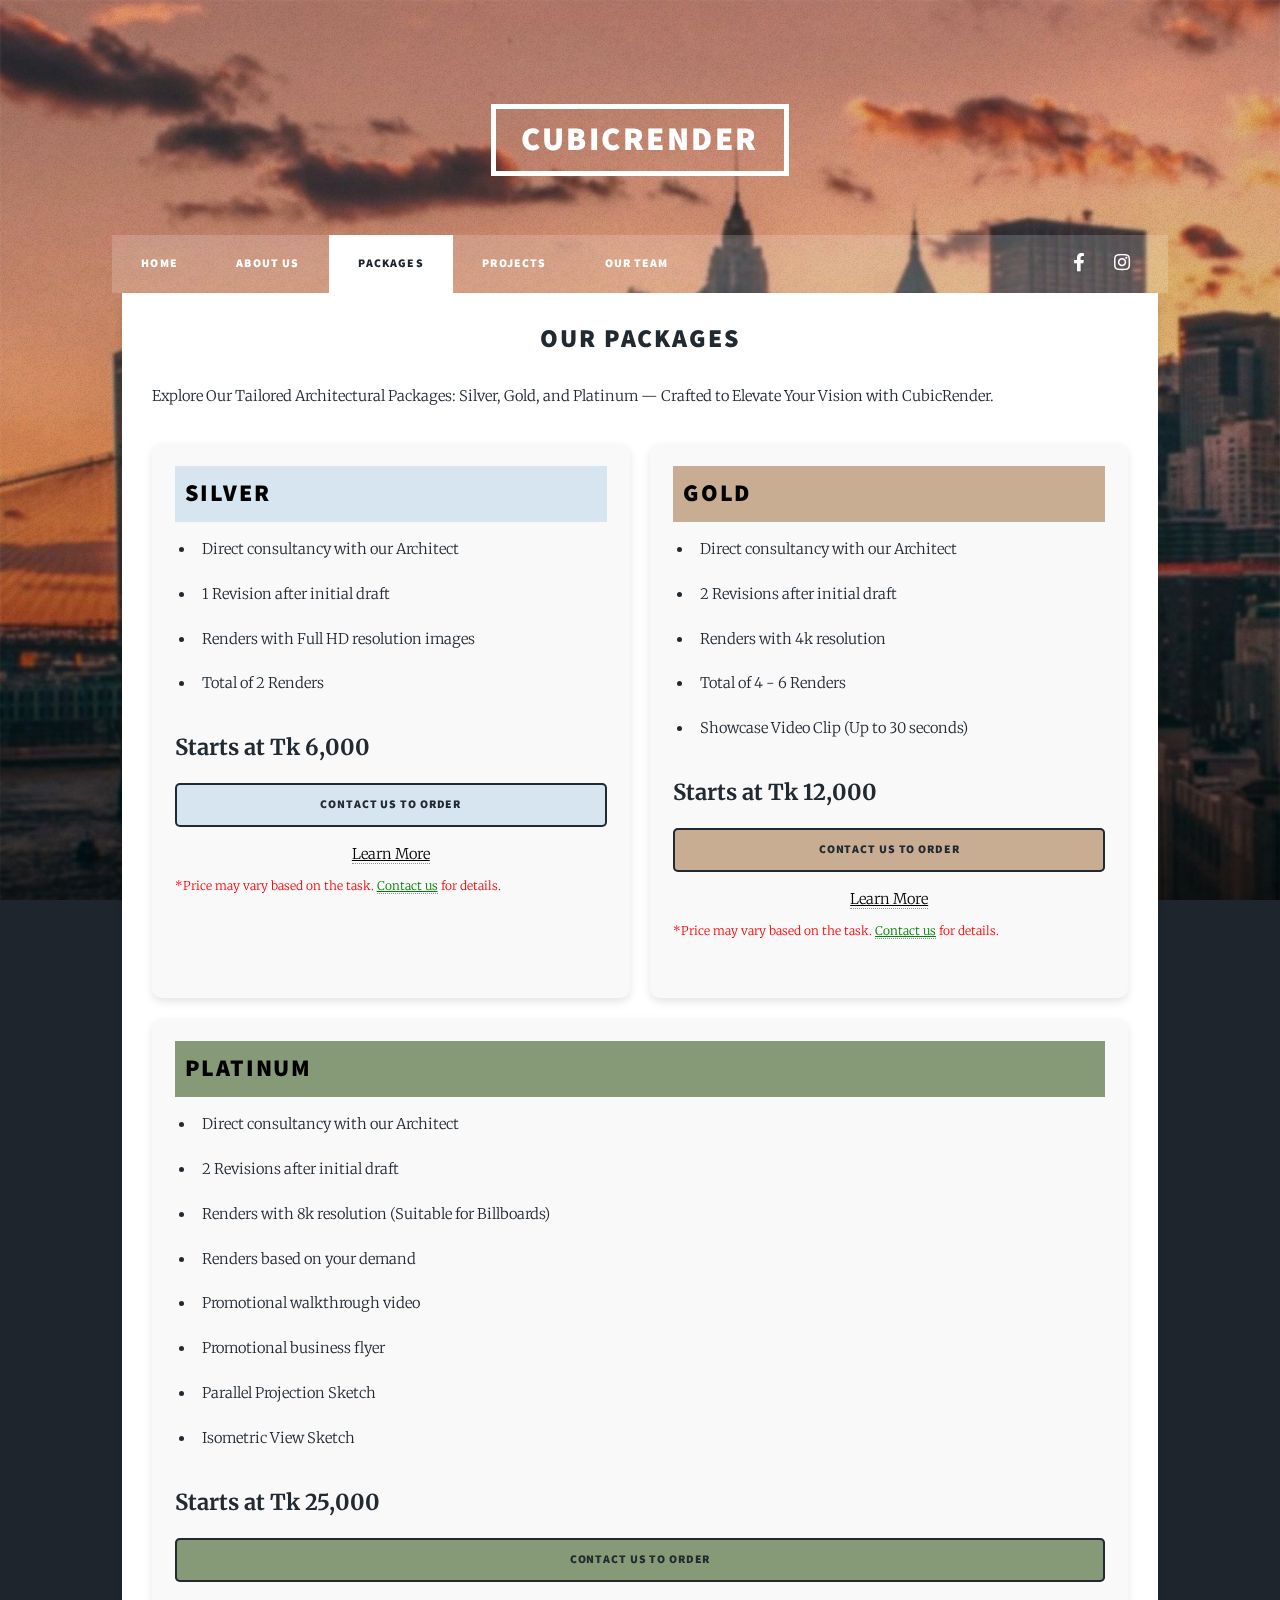
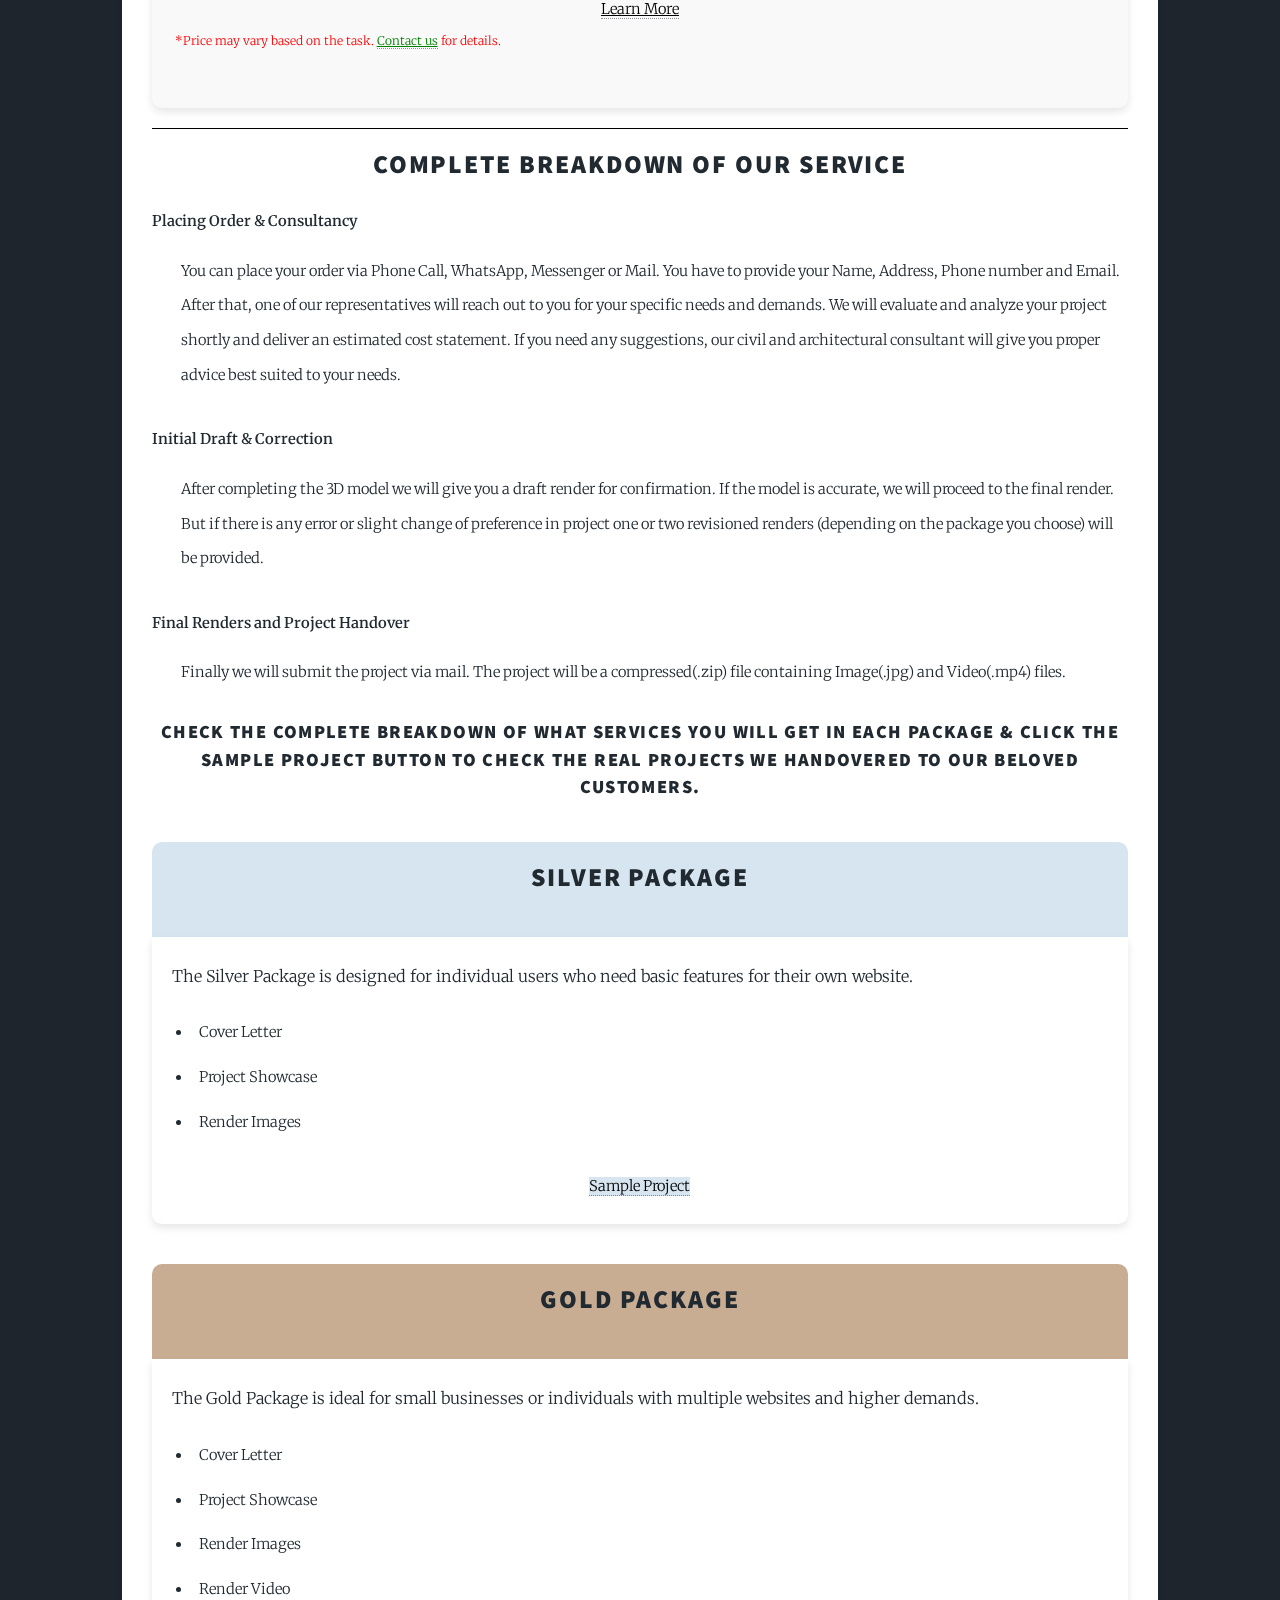
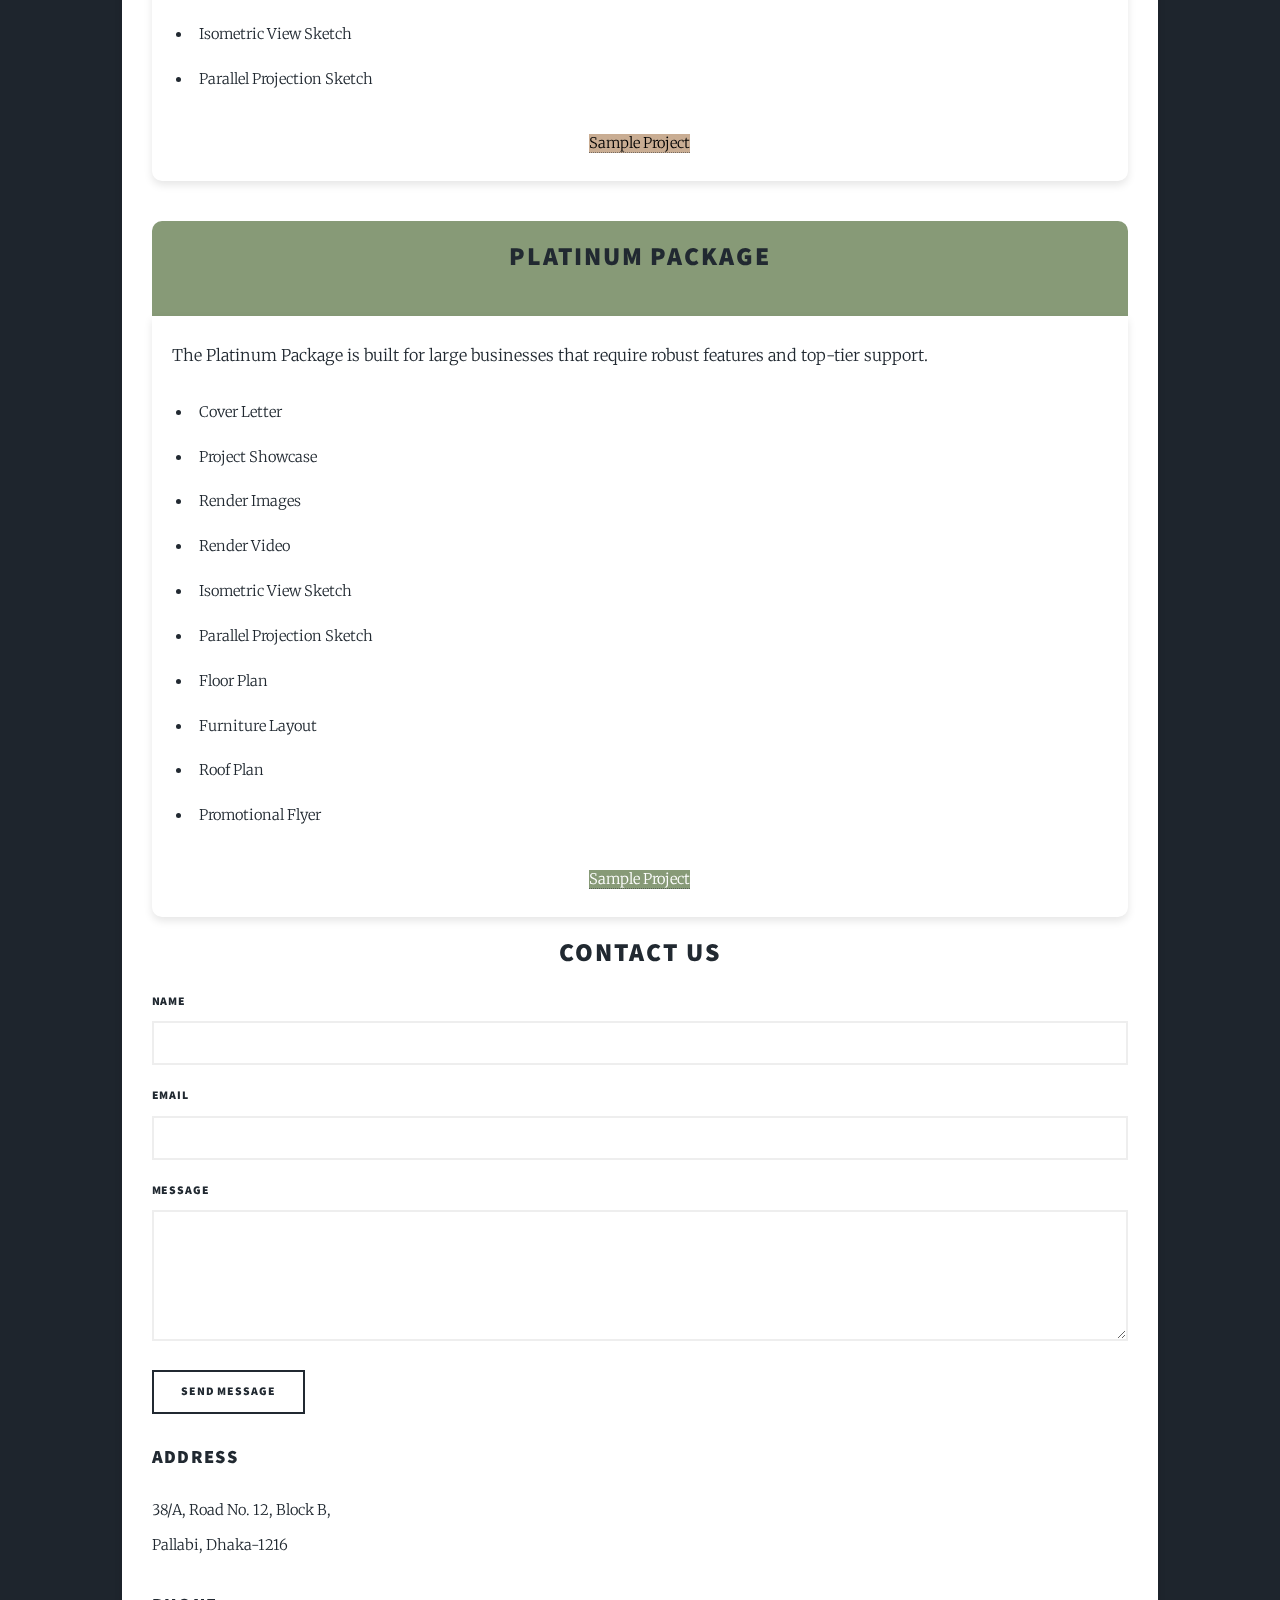
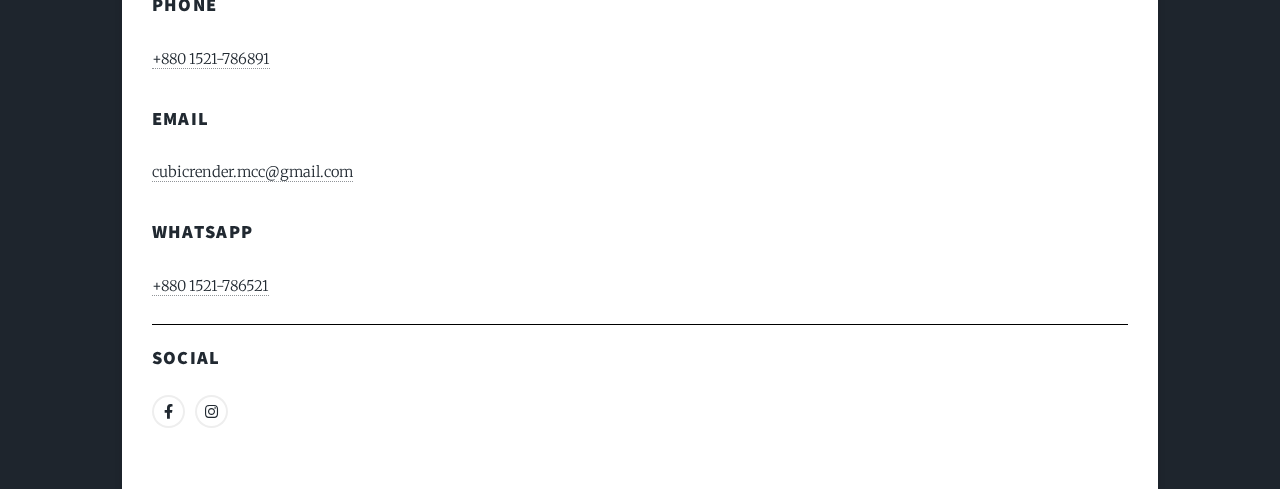
<file: pakages.html>
<!DOCTYPE HTML>
<!--
	Massively by HTML5 UP
	html5up.net | @ajlkn
	Free for personal and commercial use under the CCA 3.0 license (html5up.net/license)
-->
<html>
	<head>
		<title>CubicRENDER - Packages</title>
		<meta charset="utf-8" />
		<meta name="viewport" content="width=device-width, initial-scale=1, user-scalable=no" />
		<link rel="stylesheet" href="assets/css/main.css" />
		<link rel="icon" href="images/logo.png" type="image/png">
			
		<style>


			/* Adjusting the packages section to have a similar layout */
			.packages-section {
				width: 81%; /* Same width as main content */
				margin: 0 auto; /* Center align */
				padding: 30px; /* Padding inside the section */
				background-color: rgba(255, 255, 255, 1);
				box-shadow: 0 4px 8px rgba(0, 0, 0, 0.1); /* Subtle shadow */
				z-index: 1; /* Ensure content is above the background */
			}

			/* Adjusting styles for smaller screens */
			@media screen and (max-width: 768px) {
				#main-content,
				.packages-section {
					width: 90%; /* Increase width on smaller screens */
				}
			}

			@media screen and (max-width: 480px) {
				#main-content,
				.packages-section {
					width: 100%; /* Further increase width on very small screens */
				}
			}

			.card:hover {
				transform: translateY(-10px);
				box-shadow: 0 8px 16px rgba(0, 0, 0, 0.2);
			}

			.card h2,
			.card h4 {
				margin: 0;
			}

			.card ul {
				margin-bottom: 0;
			}

			.card-footer {
				border-top: 1px solid #ddd;
			}

			.btn-lg {
				border-radius: 5px;
				padding: 10px 20px;
			}

			/* Section styling */
			.section-banner {
				padding: 20px;
				color: #fff;
				text-align: center;
				margin-top: 40px;
				border-radius: 10px 10px 0 0;
			}

			.section-content {
				background-color: #fff;
				padding: 20px;
				border-radius: 0 0 10px 10px;
				box-shadow: 0 4px 8px rgba(0, 0, 0, 0.1);
				margin-bottom: 20px;
			}

			.section-content p {
				font-size: 1.1rem;
				margin-bottom: 20px;
			}

			.section-content ul {
				list-style: disc;
				padding-left: 20px;
			}

			.section-content ul li {
				margin-bottom: 10px;
			}

			.section-content .btn-Sample Project {
				margin-top: 20px;
				display: inline-block;
				background-color: #007bff;
				color: #fff;
				padding: 10px 20px;
				border-radius: 5px;
				text-decoration: none;
			}

			.section-content .btn-Sample Project:hover {
				background-color: #0056b3;
				text-decoration: none;
			}

			/* Specific section colors */
			#personal-section .section-banner {
				background-color: #28a745;
			}

			#premium-section .section-banner {
				background-color: #ffc107;
			}

			#enterprise-section .section-banner {
				background-color: #dc3545;
			}
		/* General Styles */
		#four .split {
			text-align: left;
			margin-left: 0;
		}

		#four .split p, #four .split a {
			text-align: left;
		}

		/* Package Container */
		.packages-container {
			display: flex;
			flex-wrap: wrap;
			justify-content: space-between;
			gap: 20px; /* Adjust gap for spacing between cards */
		}

		/* Individual Package Styling */
		.package {
			flex: 1 1 auto;
			padding: 20px;
			background-color: #f9f9f9;
			border-radius: 10px;
			border: 3px solid transparent; /* Default border */
			box-shadow: 0 4px 8px rgba(0, 0, 0, 0.1);
			transition: all 0.3s ease; /* Smooth transition for hover effect */
		}

		/* Hover Effect */
		.package:hover {
			border-color: #C9AD93; /* Change this color to match the specific package's theme on hover */
			box-shadow: 0 8px 16px rgba(0, 0, 0, 0.2); /* Add shadow on hover */
		}

		/* Headings */
		.package h3 {
			text-align: left; /* Align the headers to the left */
			margin-bottom: 10px;
		}

		/* List Styles */
		.package ul {
			list-style-type: disc;
			padding-left: 20px;
			text-align: left; /* Ensure the text is left-aligned */
			margin-bottom: 20px;
		}

		/* Price Styling */
		.package .package-price {
			font-size: 1.5em;
			text-align: left; /* Align the price to the left */
		}

		/* Button Styling */
		.package .button {
			width: 100%;
			margin-top: 10px;
		}

		/* Commitment Text */
		.package p.commitment {
			text-align: left;
			margin-top: auto;
		}

		/* Align normal text to the left */
		p, ul, li, dt, span {
			text-align: left;
		}

		/* Responsive Design */
		@media (max-width: 768px) {
			.package {
				flex: 1 1 calc(50% - 20px); /* Two packages per row on smaller screens */
			}
		}

		@media (max-width: 480px) {
			.package {
				flex: 1 1 100%; /* One package per row on mobile */
			}
		}
		label {
			text-align: left;
			display: block; /* Ensure the label takes up full width for alignment */
		}
		</style>
		<noscript><link rel="stylesheet" href="assets/css/noscript.css" /></noscript>
	</head>
	<body class="is-preload">

		<!-- Wrapper -->
			<div id="wrapper">

				<!-- Header -->
					<header id="header">
						<a href="index.html" class="logo">Cubicrender</a>
					</header>

				<!-- Nav -->
					<nav id="nav">
						<ul class="links">
							<li><a href="index.html">Home</a></li>
							<li><a href="about-us.html">About Us</a></li>
							<li class="active"><a href="packages.html">Packages</a></li>
							<li><a href="projects.html">Projects</a></li>
							<li><a href="ourteam.html">Our Team</a></li>
						</ul>
						<ul class="icons">
							<li><a href="https://www.facebook.com/cubicrender/" class="icon brands fa-facebook-f"><span class="label">Facebook</span></a></li>
							<li><a href="https://www.instagram.com/cubic_render/" class="icon brands fa-instagram"><span class="label">Instagram</span></a></li>
						</ul>
					</nav>

				<!-- Main -->
						<section id="packages" class="packages-section">
							<h2>Our Packages</h2>
							<p>Explore Our Tailored Architectural Packages: Silver, Gold, and Platinum — Crafted to Elevate Your Vision with CubicRender.</p>
							<div class="packages-container">

								<!-- Silver Package -->
								<div class="package silver">
									<!-- Background color for Silver header -->
									<h3 style="background-color: #D7E5F0; color: black; padding: 10px;">Silver</h3>
									<ul style="list-style-type: disc; padding-left: 20px;">
										<li>Direct consultancy with our Architect</li>
										<li>1 Revision after initial draft</li>
										<li>Renders with Full HD resolution images</li>
										<li>Total of 2 Renders</li>
									</ul>
									<div class="package-price">
										<span>Starts at</span> Tk 6,000
									</div>
									<!-- Contact Us to Order button -->
									<div style="text-align: center;">
										<a href="#four" class="button" style="background-color: #D7E5F0; color: black; padding: 10px 20px; text-decoration: none; border-radius: 5px; display: flex; justify-content: center; align-items: center;">Contact Us to Order</a>
									</div>
									<!-- Learn More button -->
									<div style="margin-top: 10px;">
										<a href="packages.html#Silver-section" style="color: black; text-decoration: underline;">Learn More</a>
									</div>
									<p class="commitment">
										*Price may vary based on the task. 
										<a href="#four" class="contact-link">Contact us</a> for details.
									</p>
								</div>

								<!-- Gold Package -->
								<div class="package gold">
									<!-- Background color for Gold header -->
									<h3 style="background-color: #C9AD93; color: black; padding: 10px;">Gold</h3>
									<ul style="list-style-type: disc; padding-left: 20px;">
										<li>Direct consultancy with our Architect</li>
										<li>2 Revisions after initial draft</li>
										<li>Renders with 4k resolution</li>
										<li>Total of 4 - 6 Renders</li>
										<li>Showcase Video Clip (Up to 30 seconds)</li>
									</ul>
									<div class="package-price">
										<span>Starts at</span> Tk 12,000
									</div>
									<!-- Contact Us to Order button -->
									<div style="text-align: center;">
										<a href="#four" class="button" style="background-color: #C9AD93; color: black; padding: 10px 20px; text-decoration: none; border-radius: 5px; display: flex; justify-content: center; align-items: center;">Contact Us to Order</a>
									</div>
									<!-- Learn More button -->
									<div style="margin-top: 10px;">
										<a href="packages.html#Gold-section" style="color: black; text-decoration: underline;">Learn More</a>
									</div>
									<p class="commitment">
										*Price may vary based on the task. 
										<a href="#four" class="contact-link">Contact us</a> for details.
									</p>
								</div>

								<!-- Platinum Package -->
								<div class="package platinum">
									<!-- Background color for Platinum header -->
									<h3 style="background-color: #879A77; color: black; padding: 10px;">Platinum</h3>
									<ul style="list-style-type: disc; padding-left: 20px;">
										<li>Direct consultancy with our Architect</li>
										<li>2 Revisions after initial draft</li>
										<li>Renders with 8k resolution (Suitable for Billboards)</li>
										<li>Renders based on your demand</li>
										<li>Promotional walkthrough video</li>
										<li>Promotional business flyer</li>
										<li>Parallel Projection Sketch</li>
										<li>Isometric View Sketch</li>
									</ul>
									<div class="package-price">
										<span>Starts at</span> Tk 25,000
									</div>
									<!-- Contact Us to Order button -->
									<div style="text-align: center;">
										<a href="#four" class="button" style="background-color: #879A77; color: white; padding: 10px 20px; text-decoration: none; border-radius: 5px; display: flex; justify-content: center; align-items: center;">Contact Us to Order</a>
									</div>
									<!-- Learn More button -->
									<div style="margin-top: 10px;">
										<a href="packages.html#Platinum-section" style="color: black; text-decoration: underline;">Learn More</a>
									</div>
									<p class="commitment">
										*Price may vary based on the task. 
										<a href="#four" class="contact-link">Contact us</a> for details.
									</p>
								</div>
							</div>
							
							<hr style="border: 0; height: 1px; background-color: black; width: 100%; margin: 20px 0;" />
							<div>
								<h2>Complete Breakdown Of Our Service</h2>
								<dl>
									<dt>Placing Order & Consultancy</dt>
									<dd>
										<p>You can place your order via Phone Call, WhatsApp, Messenger or Mail. You have to provide your Name, Address, Phone number and Email. After that, one of our representatives will reach out to you for your specific needs and demands. We will evaluate and analyze your project shortly and deliver an estimated cost statement. If you need any suggestions, our civil and architectural consultant will give you proper advice best suited to your needs.</p>
									</dd>
									<dt>Initial Draft & Correction</dt>
									<dd>
										<p>After completing the 3D model we will give you a draft render for confirmation. If the model is accurate, we will proceed to the final render. But if there is any error or slight change of preference in project one or two revisioned renders (depending on the package you choose) will be provided.</p>
									</dd>
									<dt>Final Renders and Project Handover</dt>
									<dd>
										<p>Finally we will submit the project via mail. The project will be a compressed(.zip) file containing Image(.jpg) and Video(.mp4) files.</p>
									</dd>
									<h3>Check the complete breakdown of what services you will get in each package & click the Sample Project button to check the real projects we handovered to our beloved customers.</h3>
							</div>


					<!-- Silver Section -->
					<section id="Silver-section" class="container">
						<div class="section-banner" style="background-color: #D7E5F0;">
							<h2>Silver Package</h2>
						</div>
						<div class="section-content">
							<p>The Silver Package is designed for individual users who need basic features for their own website.</p>
							<ul>
								<li>Cover Letter</li>
								<li>Project Showcase</li>
								<li>Render Images</li>
							</ul>
							<a href="#" class="btn-Sample Project" style="background-color: #D7E5F0; color: black;">Sample Project</a>
						</div>
					</section>

					<!-- Gold Section -->
					<section id="Gold-section" class="container">
						<div class="section-banner" style="background-color: #C9AD93;">
							<h2>Gold Package</h2>
						</div>
						<div class="section-content">
							<p>The Gold Package is ideal for small businesses or individuals with multiple websites and higher demands.</p>
							<ul>
								<li>Cover Letter</li>
								<li>Project Showcase</li>
								<li>Render Images</li>
								<li>Render Video</li>
								<li>Isometric View Sketch</li>
								<li>Parallel Projection Sketch</li>
							</ul>
							<a href="#" class="btn-Sample Project" style="background-color: #C9AD93; color: black;">Sample Project</a>
						</div>
					</section>

					<!-- Platinum Section -->
					<section id="Platinum-section" class="container">
						<div class="section-banner" style="background-color: #879A77;">
							<h2>Platinum Package</h2>
						</div>
						<div class="section-content">
							<p>The Platinum Package is built for large businesses that require robust features and top-tier support.</p>
							<ul>
								<li>Cover Letter</li>
								<li>Project Showcase</li>
								<li>Render Images</li>
								<li>Render Video</li>
								<li>Isometric View Sketch</li>
								<li>Parallel Projection Sketch</li>
								<li>Floor Plan</li>
								<li>Furniture Layout</li>
								<li>Roof Plan</li>
								<li>Promotional Flyer</li>
							</ul>
							<a href="#" class="btn-Sample Project" style="background-color: #879A77; color: white;">Sample Project</a>
						</div>
					</section>
				<!-- Footer -->
					<footer id="four">
						<h2>Contact Us</h2>
						<section>
							<form method="post" action="https://docs.google.com/forms/u/0/d/e/1FAIpQLScLWDox1gHV9GDpGRtj5hOoou1Ckq_I-CHZVoWckFAZyAWn3g/formResponse">
								<div class="fields">
									<div class="field">
										<label for="name">Name</label>
										<input type="text" name="entry.332993087" id="name" />
									</div>
									<div class="field">
										<label for="email">Email</label>
										<input type="text" name="entry.612216868" id="email" />
									</div>
									<div class="field">
										<label for="message">Message</label>
										<textarea name="entry.1551874568" id="message" rows="3"></textarea>
									</div>
								</div>
								<ul class="actions">
									<li><input type="submit" value="Send Message" /></li>
								</ul>
							</form>
						</section>
						<section class="split contact">
							<section class="alt">
								<h3>Address</h3>
								<p>38/A, Road No. 12, Block B, <br />
								Pallabi, Dhaka-1216</p>
							</section>
							<section>
								<h3>Phone</h3>
								<p><a href="tel:+8801521786891">+880 1521-786891</a></p>
							</section>
							<section>
								<h3>Email</h3>
								<p><a href="mailto:cubicrender.mcc@gmail.com">cubicrender.mcc@gmail.com</a></p>
							</section>
							<section>
								<h3>Whatsapp</h3>
								<a href="https://wa.me/01521786891" target="_blank">+880 1521-786521</a>
							</section>
							<section>
								<hr style="border: 0; height: 1px; background-color: black; width: 100%; margin: 20px 0;" />
								<h3>Social</h3>
								<ul class="icons alt">
									<li><a href="https://www.facebook.com/cubicrender/" class="icon brands alt fa-facebook-f"><span class="label">Facebook</span></a></li>
									<li><a href="https://www.instagram.com/cubic_render/" class="icon brands alt fa-instagram"><span class="label">Instagram</span></a></li>
								</ul>
							</section>
						</section>
					</footer>



			</div>

		<!-- Scripts -->
			<script src="assets/js/jquery.min.js"></script>
			<script src="assets/js/jquery.scrollex.min.js"></script>
			<script src="assets/js/jquery.scrolly.min.js"></script>
			<script src="assets/js/browser.min.js"></script>
			<script src="assets/js/breakpoints.min.js"></script>
			<script src="assets/js/util.js"></script>
			<script src="assets/js/main.js"></script>

	</body>
</html>
</file>
<file: assets/css/main.css>
@import url(fontawesome-all.min.css);
@import url("https://fonts.googleapis.com/css?family=Merriweather:300,700,300italic,700italic|Source+Sans+Pro:900");

/*
	Massively by HTML5 UP
	html5up.net | @ajlkn
	Free for personal and commercial use under the CCA 3.0 license (html5up.net/license)
*/

html, body, div, span, applet, object,
iframe, h1, h2, h3, h4, h5, h6, p, blockquote,
pre, a, abbr, acronym, address, big, cite,
code, del, dfn, em, img, ins, kbd, q, s, samp,
small, strike, strong, sub, sup, tt, var, b,
u, i, center, dl, dt, dd, ol, ul, li, fieldset,
form, label, legend, table, caption, tbody,
tfoot, thead, tr, th, td, article, aside,
canvas, details, embed, figure, figcaption,
footer, header, hgroup, menu, nav, output, ruby,
section, summary, time, mark, audio, video {
	margin: 0;
	padding: 0;
	border: 0;
	font-size: 100%;
	font: inherit;
	vertical-align: baseline;}

article, aside, details, figcaption, figure,
footer, header, hgroup, menu, nav, section {
	display: block;}

body {
	line-height: 1;
}

ol, ul {
	list-style: none;
}

blockquote, q {
	quotes: none;
}

	blockquote:before, blockquote:after, q:before, q:after {
		content: '';
		content: none;
	}

table {
	border-collapse: collapse;
	border-spacing: 0;
}

body {
	-webkit-text-size-adjust: none;
}

mark {
	background-color: transparent;
	color: inherit;
}

input::-moz-focus-inner {
	border: 0;
	padding: 0;
}

input, select, textarea {
	-moz-appearance: none;
	-webkit-appearance: none;
	-ms-appearance: none;
	appearance: none;
}

/* Basic */

	@-ms-viewport {
		width: device-width;
	}

	body {
		-ms-overflow-style: scrollbar;
	}

	@media screen and (max-width: 480px) {

		html, body {
			min-width: 320px;
		}

	}

	html {
		box-sizing: border-box;
	}

	*, *:before, *:after {
		box-sizing: inherit;
	}

	body {
		background-color: #1e252d;
	}

		body.is-preload *, body.is-preload *:before, body.is-preload *:after {
			-moz-animation: none !important;
			-webkit-animation: none !important;
			-ms-animation: none !important;
			animation: none !important;
			-moz-transition: none !important;
			-webkit-transition: none !important;
			-ms-transition: none !important;
			transition: none !important;
		}

/* Type */

	html {
		font-size: 16pt;
	}

		@media screen and (max-width: 1680px) {

			html {
				font-size: 12pt;
			}

		}

		@media screen and (max-width: 1280px) {

			html {
				font-size: 11pt;
			}

		}

		@media screen and (max-width: 360px) {

			html {
				font-size: 10pt;
			}

		}

	body {
		color: #212931;
	}

	body, input, select, textarea {
		font-family: "Merriweather", Georgia, serif;
		font-weight: 300;
		font-size: 1rem;
		line-height: 2.375;
	}

	a {
		-moz-transition: color 0.2s ease-in-out, background-color 0.2s ease-in-out, border-color 0.2s ease-in-out, box-shadow 0.2s ease-in-out;
		-webkit-transition: color 0.2s ease-in-out, background-color 0.2s ease-in-out, border-color 0.2s ease-in-out, box-shadow 0.2s ease-in-out;
		-ms-transition: color 0.2s ease-in-out, background-color 0.2s ease-in-out, border-color 0.2s ease-in-out, box-shadow 0.2s ease-in-out;
		transition: color 0.2s ease-in-out, background-color 0.2s ease-in-out, border-color 0.2s ease-in-out, box-shadow 0.2s ease-in-out;
		border-bottom: dotted 1px;
		text-decoration: none;
	}

		a:hover {
			border-bottom-color: transparent;
		}

	strong, b {
		font-weight: 600;
	}

	em, i {
		font-style: italic;
	}

	p {
		text-align: justify;
		margin: 0 0 2rem 0;
	}

	h1, h2, h3, h4, h5, h6 {
		font-family: "Source Sans Pro", Helvetica, sans-serif;
		font-weight: 900;
		line-height: 1.5;
		letter-spacing: 0.075em;
		text-transform: uppercase;
		margin: 0 0 1rem 0;
	}

		h1 a, h2 a, h3 a, h4 a, h5 a, h6 a {
			border-bottom: 0;
			color: inherit;
			text-decoration: none;
		}

	h1 {
		font-size: 4rem;
		line-height: 1.1;
		margin: 0 0 2rem 0;
	}

	h2 {
		font-size: 1.75rem;
		line-height: 1.3;
		margin: 0 0 1.5rem 0;
	}

	h3 {
		font-size: 1.25rem;
		margin: 0 0 1.5rem 0;
	}

	h4 {
		font-size: 1rem;
	}

	h5 {
		font-size: 0.9rem;
	}

	h6 {
		font-size: 0.8rem;
	}

	sub {
		font-size: 0.8rem;
		position: relative;
		top: 0.5rem;
	}

	sup {
		font-size: 0.8rem;
		position: relative;
		top: -0.5rem;
	}

	blockquote {
		border-left: solid 4px;
		font-style: italic;
		margin: 0 0 2rem 0;
		padding: 0.5rem 0 0.5rem 2rem;
	}

	code {
		border: solid 2px;
		font-family: "Courier New", monospace;
		font-size: 0.9rem;
		margin: 0 0.25rem;
		padding: 0.25rem 0.65rem;
	}

	pre {
		-webkit-overflow-scrolling: touch;
		font-family: "Courier New", monospace;
		font-size: 0.9rem;
		margin: 0 0 2rem 0;
	}

		pre code {
			display: block;
			line-height: 1.75;
			padding: 1rem 1.5rem;
			overflow-x: auto;
		}

	hr {
		border: 0;
		border-bottom: solid 2px;
		margin: 3rem 0;
	}

		hr.major {
			margin: 5rem 0;
		}

	.align-left {
		text-align: left;
	}

	.align-center {
		text-align: center;
	}

	.align-right {
		text-align: right;
	}

	input, select, textarea {
		color: #212931;
	}

	a {
		color: #212931;
		border-bottom-color: rgba(33, 41, 49, 0.5);
	}

		a:hover {
			border-bottom-color: transparent;
			color: #18bfef !important;
		}

	strong, b {
		color: #212931;
	}

	h1, h2, h3, h4, h5, h6 {
		color: #212931;
	}

	blockquote {
		border-left-color: #eeeeee;
	}

	code {
		background: rgba(220, 220, 220, 0.25);
		border-color: #eeeeee;
	}

	hr {
		border-bottom-color: #eeeeee;
	}

/* Row */

	.row {
		display: flex;
		flex-wrap: wrap;
		box-sizing: border-box;
		align-items: stretch;
	}

		.row > * {
			box-sizing: border-box;
		}

		.row.gtr-uniform > * > :last-child {
			margin-bottom: 0;
		}

		.row.aln-left {
			justify-content: flex-start;
		}

		.row.aln-center {
			justify-content: center;
		}

		.row.aln-right {
			justify-content: flex-end;
		}

		.row.aln-top {
			align-items: flex-start;
		}

		.row.aln-middle {
			align-items: center;
		}

		.row.aln-bottom {
			align-items: flex-end;
		}

		.row > .imp {
			order: -1;
		}

		.row > .col-1 {
			width: 8.33333%;
		}

		.row > .off-1 {
			margin-left: 8.33333%;
		}

		.row > .col-2 {
			width: 16.66667%;
		}

		.row > .off-2 {
			margin-left: 16.66667%;
		}

		.row > .col-3 {
			width: 25%;
		}

		.row > .off-3 {
			margin-left: 25%;
		}

		.row > .col-4 {
			width: 33.33333%;
		}

		.row > .off-4 {
			margin-left: 33.33333%;
		}

		.row > .col-5 {
			width: 41.66667%;
		}

		.row > .off-5 {
			margin-left: 41.66667%;
		}

		.row > .col-6 {
			width: 50%;
		}

		.row > .off-6 {
			margin-left: 50%;
		}

		.row > .col-7 {
			width: 58.33333%;
		}

		.row > .off-7 {
			margin-left: 58.33333%;
		}

		.row > .col-8 {
			width: 66.66667%;
		}

		.row > .off-8 {
			margin-left: 66.66667%;
		}

		.row > .col-9 {
			width: 75%;
		}

		.row > .off-9 {
			margin-left: 75%;
		}

		.row > .col-10 {
			width: 83.33333%;
		}

		.row > .off-10 {
			margin-left: 83.33333%;
		}

		.row > .col-11 {
			width: 91.66667%;
		}

		.row > .off-11 {
			margin-left: 91.66667%;
		}

		.row > .col-12 {
			width: 100%;
		}

		.row > .off-12 {
			margin-left: 100%;
		}

		.row.gtr-0 {
			margin-top: 0;
			margin-left: 0rem;
		}

			.row.gtr-0 > * {
				padding: 0 0 0 0rem;
			}

			.row.gtr-0.gtr-uniform {
				margin-top: 0rem;
			}

				.row.gtr-0.gtr-uniform > * {
					padding-top: 0rem;
				}

		.row.gtr-25 {
			margin-top: 0;
			margin-left: -0.375rem;
		}

			.row.gtr-25 > * {
				padding: 0 0 0 0.375rem;
			}

			.row.gtr-25.gtr-uniform {
				margin-top: -0.375rem;
			}

				.row.gtr-25.gtr-uniform > * {
					padding-top: 0.375rem;
				}

		.row.gtr-50 {
			margin-top: 0;
			margin-left: -0.75rem;
		}

			.row.gtr-50 > * {
				padding: 0 0 0 0.75rem;
			}

			.row.gtr-50.gtr-uniform {
				margin-top: -0.75rem;
			}

				.row.gtr-50.gtr-uniform > * {
					padding-top: 0.75rem;
				}

		.row {
			margin-top: 0;
			margin-left: -1.5rem;
		}

			.row > * {
				padding: 0 0 0 1.5rem;
			}

			.row.gtr-uniform {
				margin-top: -1.5rem;
			}

				.row.gtr-uniform > * {
					padding-top: 1.5rem;
				}

		.row.gtr-150 {
			margin-top: 0;
			margin-left: -2.25rem;
		}

			.row.gtr-150 > * {
				padding: 0 0 0 2.25rem;
			}

			.row.gtr-150.gtr-uniform {
				margin-top: -2.25rem;
			}

				.row.gtr-150.gtr-uniform > * {
					padding-top: 2.25rem;
				}

		.row.gtr-200 {
			margin-top: 0;
			margin-left: -3rem;
		}

			.row.gtr-200 > * {
				padding: 0 0 0 3rem;
			}

			.row.gtr-200.gtr-uniform {
				margin-top: -3rem;
			}

				.row.gtr-200.gtr-uniform > * {
					padding-top: 3rem;
				}

		@media screen and (max-width: 1680px) {

			.row {
				display: flex;
				flex-wrap: wrap;
				box-sizing: border-box;
				align-items: stretch;
			}

				.row > * {
					box-sizing: border-box;
				}

				.row.gtr-uniform > * > :last-child {
					margin-bottom: 0;
				}

				.row.aln-left {
					justify-content: flex-start;
				}

				.row.aln-center {
					justify-content: center;
				}

				.row.aln-right {
					justify-content: flex-end;
				}

				.row.aln-top {
					align-items: flex-start;
				}

				.row.aln-middle {
					align-items: center;
				}

				.row.aln-bottom {
					align-items: flex-end;
				}

				.row > .imp-xlarge {
					order: -1;
				}

				.row > .col-1-xlarge {
					width: 8.33333%;
				}

				.row > .off-1-xlarge {
					margin-left: 8.33333%;
				}

				.row > .col-2-xlarge {
					width: 16.66667%;
				}

				.row > .off-2-xlarge {
					margin-left: 16.66667%;
				}

				.row > .col-3-xlarge {
					width: 25%;
				}

				.row > .off-3-xlarge {
					margin-left: 25%;
				}

				.row > .col-4-xlarge {
					width: 33.33333%;
				}

				.row > .off-4-xlarge {
					margin-left: 33.33333%;
				}

				.row > .col-5-xlarge {
					width: 41.66667%;
				}

				.row > .off-5-xlarge {
					margin-left: 41.66667%;
				}

				.row > .col-6-xlarge {
					width: 50%;
				}

				.row > .off-6-xlarge {
					margin-left: 50%;
				}

				.row > .col-7-xlarge {
					width: 58.33333%;
				}

				.row > .off-7-xlarge {
					margin-left: 58.33333%;
				}

				.row > .col-8-xlarge {
					width: 66.66667%;
				}

				.row > .off-8-xlarge {
					margin-left: 66.66667%;
				}

				.row > .col-9-xlarge {
					width: 75%;
				}

				.row > .off-9-xlarge {
					margin-left: 75%;
				}

				.row > .col-10-xlarge {
					width: 83.33333%;
				}

				.row > .off-10-xlarge {
					margin-left: 83.33333%;
				}

				.row > .col-11-xlarge {
					width: 91.66667%;
				}

				.row > .off-11-xlarge {
					margin-left: 91.66667%;
				}

				.row > .col-12-xlarge {
					width: 100%;
				}

				.row > .off-12-xlarge {
					margin-left: 100%;
				}

				.row.gtr-0 {
					margin-top: 0;
					margin-left: 0rem;
				}

					.row.gtr-0 > * {
						padding: 0 0 0 0rem;
					}

					.row.gtr-0.gtr-uniform {
						margin-top: 0rem;
					}

						.row.gtr-0.gtr-uniform > * {
							padding-top: 0rem;
						}

				.row.gtr-25 {
					margin-top: 0;
					margin-left: -0.375rem;
				}

					.row.gtr-25 > * {
						padding: 0 0 0 0.375rem;
					}

					.row.gtr-25.gtr-uniform {
						margin-top: -0.375rem;
					}

						.row.gtr-25.gtr-uniform > * {
							padding-top: 0.375rem;
						}

				.row.gtr-50 {
					margin-top: 0;
					margin-left: -0.75rem;
				}

					.row.gtr-50 > * {
						padding: 0 0 0 0.75rem;
					}

					.row.gtr-50.gtr-uniform {
						margin-top: -0.75rem;
					}

						.row.gtr-50.gtr-uniform > * {
							padding-top: 0.75rem;
						}

				.row {
					margin-top: 0;
					margin-left: -1.5rem;
				}

					.row > * {
						padding: 0 0 0 1.5rem;
					}

					.row.gtr-uniform {
						margin-top: -1.5rem;
					}

						.row.gtr-uniform > * {
							padding-top: 1.5rem;
						}

				.row.gtr-150 {
					margin-top: 0;
					margin-left: -2.25rem;
				}

					.row.gtr-150 > * {
						padding: 0 0 0 2.25rem;
					}

					.row.gtr-150.gtr-uniform {
						margin-top: -2.25rem;
					}

						.row.gtr-150.gtr-uniform > * {
							padding-top: 2.25rem;
						}

				.row.gtr-200 {
					margin-top: 0;
					margin-left: -3rem;
				}

					.row.gtr-200 > * {
						padding: 0 0 0 3rem;
					}

					.row.gtr-200.gtr-uniform {
						margin-top: -3rem;
					}

						.row.gtr-200.gtr-uniform > * {
							padding-top: 3rem;
						}

		}

		@media screen and (max-width: 1280px) {

			.row {
				display: flex;
				flex-wrap: wrap;
				box-sizing: border-box;
				align-items: stretch;
			}

				.row > * {
					box-sizing: border-box;
				}

				.row.gtr-uniform > * > :last-child {
					margin-bottom: 0;
				}

				.row.aln-left {
					justify-content: flex-start;
				}

				.row.aln-center {
					justify-content: center;
				}

				.row.aln-right {
					justify-content: flex-end;
				}

				.row.aln-top {
					align-items: flex-start;
				}

				.row.aln-middle {
					align-items: center;
				}

				.row.aln-bottom {
					align-items: flex-end;
				}

				.row > .imp-large {
					order: -1;
				}

				.row > .col-1-large {
					width: 8.33333%;
				}

				.row > .off-1-large {
					margin-left: 8.33333%;
				}

				.row > .col-2-large {
					width: 16.66667%;
				}

				.row > .off-2-large {
					margin-left: 16.66667%;
				}

				.row > .col-3-large {
					width: 25%;
				}

				.row > .off-3-large {
					margin-left: 25%;
				}

				.row > .col-4-large {
					width: 33.33333%;
				}

				.row > .off-4-large {
					margin-left: 33.33333%;
				}

				.row > .col-5-large {
					width: 41.66667%;
				}

				.row > .off-5-large {
					margin-left: 41.66667%;
				}

				.row > .col-6-large {
					width: 50%;
				}

				.row > .off-6-large {
					margin-left: 50%;
				}

				.row > .col-7-large {
					width: 58.33333%;
				}

				.row > .off-7-large {
					margin-left: 58.33333%;
				}

				.row > .col-8-large {
					width: 66.66667%;
				}

				.row > .off-8-large {
					margin-left: 66.66667%;
				}

				.row > .col-9-large {
					width: 75%;
				}

				.row > .off-9-large {
					margin-left: 75%;
				}

				.row > .col-10-large {
					width: 83.33333%;
				}

				.row > .off-10-large {
					margin-left: 83.33333%;
				}

				.row > .col-11-large {
					width: 91.66667%;
				}

				.row > .off-11-large {
					margin-left: 91.66667%;
				}

				.row > .col-12-large {
					width: 100%;
				}

				.row > .off-12-large {
					margin-left: 100%;
				}

				.row.gtr-0 {
					margin-top: 0;
					margin-left: 0rem;
				}

					.row.gtr-0 > * {
						padding: 0 0 0 0rem;
					}

					.row.gtr-0.gtr-uniform {
						margin-top: 0rem;
					}

						.row.gtr-0.gtr-uniform > * {
							padding-top: 0rem;
						}

				.row.gtr-25 {
					margin-top: 0;
					margin-left: -0.375rem;
				}

					.row.gtr-25 > * {
						padding: 0 0 0 0.375rem;
					}

					.row.gtr-25.gtr-uniform {
						margin-top: -0.375rem;
					}

						.row.gtr-25.gtr-uniform > * {
							padding-top: 0.375rem;
						}

				.row.gtr-50 {
					margin-top: 0;
					margin-left: -0.75rem;
				}

					.row.gtr-50 > * {
						padding: 0 0 0 0.75rem;
					}

					.row.gtr-50.gtr-uniform {
						margin-top: -0.75rem;
					}

						.row.gtr-50.gtr-uniform > * {
							padding-top: 0.75rem;
						}

				.row {
					margin-top: 0;
					margin-left: -1.5rem;
				}

					.row > * {
						padding: 0 0 0 1.5rem;
					}

					.row.gtr-uniform {
						margin-top: -1.5rem;
					}

						.row.gtr-uniform > * {
							padding-top: 1.5rem;
						}

				.row.gtr-150 {
					margin-top: 0;
					margin-left: -2.25rem;
				}

					.row.gtr-150 > * {
						padding: 0 0 0 2.25rem;
					}

					.row.gtr-150.gtr-uniform {
						margin-top: -2.25rem;
					}

						.row.gtr-150.gtr-uniform > * {
							padding-top: 2.25rem;
						}

				.row.gtr-200 {
					margin-top: 0;
					margin-left: -3rem;
				}

					.row.gtr-200 > * {
						padding: 0 0 0 3rem;
					}

					.row.gtr-200.gtr-uniform {
						margin-top: -3rem;
					}

						.row.gtr-200.gtr-uniform > * {
							padding-top: 3rem;
						}

		}

		@media screen and (max-width: 980px) {

			.row {
				display: flex;
				flex-wrap: wrap;
				box-sizing: border-box;
				align-items: stretch;
			}

				.row > * {
					box-sizing: border-box;
				}

				.row.gtr-uniform > * > :last-child {
					margin-bottom: 0;
				}

				.row.aln-left {
					justify-content: flex-start;
				}

				.row.aln-center {
					justify-content: center;
				}

				.row.aln-right {
					justify-content: flex-end;
				}

				.row.aln-top {
					align-items: flex-start;
				}

				.row.aln-middle {
					align-items: center;
				}

				.row.aln-bottom {
					align-items: flex-end;
				}

				.row > .imp-medium {
					order: -1;
				}

				.row > .col-1-medium {
					width: 8.33333%;
				}

				.row > .off-1-medium {
					margin-left: 8.33333%;
				}

				.row > .col-2-medium {
					width: 16.66667%;
				}

				.row > .off-2-medium {
					margin-left: 16.66667%;
				}

				.row > .col-3-medium {
					width: 25%;
				}

				.row > .off-3-medium {
					margin-left: 25%;
				}

				.row > .col-4-medium {
					width: 33.33333%;
				}

				.row > .off-4-medium {
					margin-left: 33.33333%;
				}

				.row > .col-5-medium {
					width: 41.66667%;
				}

				.row > .off-5-medium {
					margin-left: 41.66667%;
				}

				.row > .col-6-medium {
					width: 50%;
				}

				.row > .off-6-medium {
					margin-left: 50%;
				}

				.row > .col-7-medium {
					width: 58.33333%;
				}

				.row > .off-7-medium {
					margin-left: 58.33333%;
				}

				.row > .col-8-medium {
					width: 66.66667%;
				}

				.row > .off-8-medium {
					margin-left: 66.66667%;
				}

				.row > .col-9-medium {
					width: 75%;
				}

				.row > .off-9-medium {
					margin-left: 75%;
				}

				.row > .col-10-medium {
					width: 83.33333%;
				}

				.row > .off-10-medium {
					margin-left: 83.33333%;
				}

				.row > .col-11-medium {
					width: 91.66667%;
				}

				.row > .off-11-medium {
					margin-left: 91.66667%;
				}

				.row > .col-12-medium {
					width: 100%;
				}

				.row > .off-12-medium {
					margin-left: 100%;
				}

				.row.gtr-0 {
					margin-top: 0;
					margin-left: 0rem;
				}

					.row.gtr-0 > * {
						padding: 0 0 0 0rem;
					}

					.row.gtr-0.gtr-uniform {
						margin-top: 0rem;
					}

						.row.gtr-0.gtr-uniform > * {
							padding-top: 0rem;
						}

				.row.gtr-25 {
					margin-top: 0;
					margin-left: -0.375rem;
				}

					.row.gtr-25 > * {
						padding: 0 0 0 0.375rem;
					}

					.row.gtr-25.gtr-uniform {
						margin-top: -0.375rem;
					}

						.row.gtr-25.gtr-uniform > * {
							padding-top: 0.375rem;
						}

				.row.gtr-50 {
					margin-top: 0;
					margin-left: -0.75rem;
				}

					.row.gtr-50 > * {
						padding: 0 0 0 0.75rem;
					}

					.row.gtr-50.gtr-uniform {
						margin-top: -0.75rem;
					}

						.row.gtr-50.gtr-uniform > * {
							padding-top: 0.75rem;
						}

				.row {
					margin-top: 0;
					margin-left: -1.5rem;
				}

					.row > * {
						padding: 0 0 0 1.5rem;
					}

					.row.gtr-uniform {
						margin-top: -1.5rem;
					}

						.row.gtr-uniform > * {
							padding-top: 1.5rem;
						}

				.row.gtr-150 {
					margin-top: 0;
					margin-left: -2.25rem;
				}

					.row.gtr-150 > * {
						padding: 0 0 0 2.25rem;
					}

					.row.gtr-150.gtr-uniform {
						margin-top: -2.25rem;
					}

						.row.gtr-150.gtr-uniform > * {
							padding-top: 2.25rem;
						}

				.row.gtr-200 {
					margin-top: 0;
					margin-left: -3rem;
				}

					.row.gtr-200 > * {
						padding: 0 0 0 3rem;
					}

					.row.gtr-200.gtr-uniform {
						margin-top: -3rem;
					}

						.row.gtr-200.gtr-uniform > * {
							padding-top: 3rem;
						}

		}

		@media screen and (max-width: 736px) {

			.row {
				display: flex;
				flex-wrap: wrap;
				box-sizing: border-box;
				align-items: stretch;
			}

				.row > * {
					box-sizing: border-box;
				}

				.row.gtr-uniform > * > :last-child {
					margin-bottom: 0;
				}

				.row.aln-left {
					justify-content: flex-start;
				}

				.row.aln-center {
					justify-content: center;
				}

				.row.aln-right {
					justify-content: flex-end;
				}

				.row.aln-top {
					align-items: flex-start;
				}

				.row.aln-middle {
					align-items: center;
				}

				.row.aln-bottom {
					align-items: flex-end;
				}

				.row > .imp-small {
					order: -1;
				}

				.row > .col-1-small {
					width: 8.33333%;
				}

				.row > .off-1-small {
					margin-left: 8.33333%;
				}

				.row > .col-2-small {
					width: 16.66667%;
				}

				.row > .off-2-small {
					margin-left: 16.66667%;
				}

				.row > .col-3-small {
					width: 25%;
				}

				.row > .off-3-small {
					margin-left: 25%;
				}

				.row > .col-4-small {
					width: 33.33333%;
				}

				.row > .off-4-small {
					margin-left: 33.33333%;
				}

				.row > .col-5-small {
					width: 41.66667%;
				}

				.row > .off-5-small {
					margin-left: 41.66667%;
				}

				.row > .col-6-small {
					width: 50%;
				}

				.row > .off-6-small {
					margin-left: 50%;
				}

				.row > .col-7-small {
					width: 58.33333%;
				}

				.row > .off-7-small {
					margin-left: 58.33333%;
				}

				.row > .col-8-small {
					width: 66.66667%;
				}

				.row > .off-8-small {
					margin-left: 66.66667%;
				}

				.row > .col-9-small {
					width: 75%;
				}

				.row > .off-9-small {
					margin-left: 75%;
				}

				.row > .col-10-small {
					width: 83.33333%;
				}

				.row > .off-10-small {
					margin-left: 83.33333%;
				}

				.row > .col-11-small {
					width: 91.66667%;
				}

				.row > .off-11-small {
					margin-left: 91.66667%;
				}

				.row > .col-12-small {
					width: 100%;
				}

				.row > .off-12-small {
					margin-left: 100%;
				}

				.row.gtr-0 {
					margin-top: 0;
					margin-left: 0rem;
				}

					.row.gtr-0 > * {
						padding: 0 0 0 0rem;
					}

					.row.gtr-0.gtr-uniform {
						margin-top: 0rem;
					}

						.row.gtr-0.gtr-uniform > * {
							padding-top: 0rem;
						}

				.row.gtr-25 {
					margin-top: 0;
					margin-left: -0.375rem;
				}

					.row.gtr-25 > * {
						padding: 0 0 0 0.375rem;
					}

					.row.gtr-25.gtr-uniform {
						margin-top: -0.375rem;
					}

						.row.gtr-25.gtr-uniform > * {
							padding-top: 0.375rem;
						}

				.row.gtr-50 {
					margin-top: 0;
					margin-left: -0.75rem;
				}

					.row.gtr-50 > * {
						padding: 0 0 0 0.75rem;
					}

					.row.gtr-50.gtr-uniform {
						margin-top: -0.75rem;
					}

						.row.gtr-50.gtr-uniform > * {
							padding-top: 0.75rem;
						}

				.row {
					margin-top: 0;
					margin-left: -1.5rem;
				}

					.row > * {
						padding: 0 0 0 1.5rem;
					}

					.row.gtr-uniform {
						margin-top: -1.5rem;
					}

						.row.gtr-uniform > * {
							padding-top: 1.5rem;
						}

				.row.gtr-150 {
					margin-top: 0;
					margin-left: -2.25rem;
				}

					.row.gtr-150 > * {
						padding: 0 0 0 2.25rem;
					}

					.row.gtr-150.gtr-uniform {
						margin-top: -2.25rem;
					}

						.row.gtr-150.gtr-uniform > * {
							padding-top: 2.25rem;
						}

				.row.gtr-200 {
					margin-top: 0;
					margin-left: -3rem;
				}

					.row.gtr-200 > * {
						padding: 0 0 0 3rem;
					}

					.row.gtr-200.gtr-uniform {
						margin-top: -3rem;
					}

						.row.gtr-200.gtr-uniform > * {
							padding-top: 3rem;
						}

		}

		@media screen and (max-width: 480px) {

			.row {
				display: flex;
				flex-wrap: wrap;
				box-sizing: border-box;
				align-items: stretch;
			}

				.row > * {
					box-sizing: border-box;
				}

				.row.gtr-uniform > * > :last-child {
					margin-bottom: 0;
				}

				.row.aln-left {
					justify-content: flex-start;
				}

				.row.aln-center {
					justify-content: center;
				}

				.row.aln-right {
					justify-content: flex-end;
				}

				.row.aln-top {
					align-items: flex-start;
				}

				.row.aln-middle {
					align-items: center;
				}

				.row.aln-bottom {
					align-items: flex-end;
				}

				.row > .imp-xsmall {
					order: -1;
				}

				.row > .col-1-xsmall {
					width: 8.33333%;
				}

				.row > .off-1-xsmall {
					margin-left: 8.33333%;
				}

				.row > .col-2-xsmall {
					width: 16.66667%;
				}

				.row > .off-2-xsmall {
					margin-left: 16.66667%;
				}

				.row > .col-3-xsmall {
					width: 25%;
				}

				.row > .off-3-xsmall {
					margin-left: 25%;
				}

				.row > .col-4-xsmall {
					width: 33.33333%;
				}

				.row > .off-4-xsmall {
					margin-left: 33.33333%;
				}

				.row > .col-5-xsmall {
					width: 41.66667%;
				}

				.row > .off-5-xsmall {
					margin-left: 41.66667%;
				}

				.row > .col-6-xsmall {
					width: 50%;
				}

				.row > .off-6-xsmall {
					margin-left: 50%;
				}

				.row > .col-7-xsmall {
					width: 58.33333%;
				}

				.row > .off-7-xsmall {
					margin-left: 58.33333%;
				}

				.row > .col-8-xsmall {
					width: 66.66667%;
				}

				.row > .off-8-xsmall {
					margin-left: 66.66667%;
				}

				.row > .col-9-xsmall {
					width: 75%;
				}

				.row > .off-9-xsmall {
					margin-left: 75%;
				}

				.row > .col-10-xsmall {
					width: 83.33333%;
				}

				.row > .off-10-xsmall {
					margin-left: 83.33333%;
				}

				.row > .col-11-xsmall {
					width: 91.66667%;
				}

				.row > .off-11-xsmall {
					margin-left: 91.66667%;
				}

				.row > .col-12-xsmall {
					width: 100%;
				}

				.row > .off-12-xsmall {
					margin-left: 100%;
				}

				.row.gtr-0 {
					margin-top: 0;
					margin-left: 0rem;
				}

					.row.gtr-0 > * {
						padding: 0 0 0 0rem;
					}

					.row.gtr-0.gtr-uniform {
						margin-top: 0rem;
					}

						.row.gtr-0.gtr-uniform > * {
							padding-top: 0rem;
						}

				.row.gtr-25 {
					margin-top: 0;
					margin-left: -0.375rem;
				}

					.row.gtr-25 > * {
						padding: 0 0 0 0.375rem;
					}

					.row.gtr-25.gtr-uniform {
						margin-top: -0.375rem;
					}

						.row.gtr-25.gtr-uniform > * {
							padding-top: 0.375rem;
						}

				.row.gtr-50 {
					margin-top: 0;
					margin-left: -0.75rem;
				}

					.row.gtr-50 > * {
						padding: 0 0 0 0.75rem;
					}

					.row.gtr-50.gtr-uniform {
						margin-top: -0.75rem;
					}

						.row.gtr-50.gtr-uniform > * {
							padding-top: 0.75rem;
						}

				.row {
					margin-top: 0;
					margin-left: -1.5rem;
				}

					.row > * {
						padding: 0 0 0 1.5rem;
					}

					.row.gtr-uniform {
						margin-top: -1.5rem;
					}

						.row.gtr-uniform > * {
							padding-top: 1.5rem;
						}

				.row.gtr-150 {
					margin-top: 0;
					margin-left: -2.25rem;
				}

					.row.gtr-150 > * {
						padding: 0 0 0 2.25rem;
					}

					.row.gtr-150.gtr-uniform {
						margin-top: -2.25rem;
					}

						.row.gtr-150.gtr-uniform > * {
							padding-top: 2.25rem;
						}

				.row.gtr-200 {
					margin-top: 0;
					margin-left: -3rem;
				}

					.row.gtr-200 > * {
						padding: 0 0 0 3rem;
					}

					.row.gtr-200.gtr-uniform {
						margin-top: -3rem;
					}

						.row.gtr-200.gtr-uniform > * {
							padding-top: 3rem;
						}

		}

		@media screen and (max-width: 360px) {

			.row {
				display: flex;
				flex-wrap: wrap;
				box-sizing: border-box;
				align-items: stretch;
			}

				.row > * {
					box-sizing: border-box;
				}

				.row.gtr-uniform > * > :last-child {
					margin-bottom: 0;
				}

				.row.aln-left {
					justify-content: flex-start;
				}

				.row.aln-center {
					justify-content: center;
				}

				.row.aln-right {
					justify-content: flex-end;
				}

				.row.aln-top {
					align-items: flex-start;
				}

				.row.aln-middle {
					align-items: center;
				}

				.row.aln-bottom {
					align-items: flex-end;
				}

				.row > .imp-xxsmall {
					order: -1;
				}

				.row > .col-1-xxsmall {
					width: 8.33333%;
				}

				.row > .off-1-xxsmall {
					margin-left: 8.33333%;
				}

				.row > .col-2-xxsmall {
					width: 16.66667%;
				}

				.row > .off-2-xxsmall {
					margin-left: 16.66667%;
				}

				.row > .col-3-xxsmall {
					width: 25%;
				}

				.row > .off-3-xxsmall {
					margin-left: 25%;
				}

				.row > .col-4-xxsmall {
					width: 33.33333%;
				}

				.row > .off-4-xxsmall {
					margin-left: 33.33333%;
				}

				.row > .col-5-xxsmall {
					width: 41.66667%;
				}

				.row > .off-5-xxsmall {
					margin-left: 41.66667%;
				}

				.row > .col-6-xxsmall {
					width: 50%;
				}

				.row > .off-6-xxsmall {
					margin-left: 50%;
				}

				.row > .col-7-xxsmall {
					width: 58.33333%;
				}

				.row > .off-7-xxsmall {
					margin-left: 58.33333%;
				}

				.row > .col-8-xxsmall {
					width: 66.66667%;
				}

				.row > .off-8-xxsmall {
					margin-left: 66.66667%;
				}

				.row > .col-9-xxsmall {
					width: 75%;
				}

				.row > .off-9-xxsmall {
					margin-left: 75%;
				}

				.row > .col-10-xxsmall {
					width: 83.33333%;
				}

				.row > .off-10-xxsmall {
					margin-left: 83.33333%;
				}

				.row > .col-11-xxsmall {
					width: 91.66667%;
				}

				.row > .off-11-xxsmall {
					margin-left: 91.66667%;
				}

				.row > .col-12-xxsmall {
					width: 100%;
				}

				.row > .off-12-xxsmall {
					margin-left: 100%;
				}

				.row.gtr-0 {
					margin-top: 0;
					margin-left: 0rem;
				}

					.row.gtr-0 > * {
						padding: 0 0 0 0rem;
					}

					.row.gtr-0.gtr-uniform {
						margin-top: 0rem;
					}

						.row.gtr-0.gtr-uniform > * {
							padding-top: 0rem;
						}

				.row.gtr-25 {
					margin-top: 0;
					margin-left: -0.375rem;
				}

					.row.gtr-25 > * {
						padding: 0 0 0 0.375rem;
					}

					.row.gtr-25.gtr-uniform {
						margin-top: -0.375rem;
					}

						.row.gtr-25.gtr-uniform > * {
							padding-top: 0.375rem;
						}

				.row.gtr-50 {
					margin-top: 0;
					margin-left: -0.75rem;
				}

					.row.gtr-50 > * {
						padding: 0 0 0 0.75rem;
					}

					.row.gtr-50.gtr-uniform {
						margin-top: -0.75rem;
					}

						.row.gtr-50.gtr-uniform > * {
							padding-top: 0.75rem;
						}

				.row {
					margin-top: 0;
					margin-left: -1.5rem;
				}

					.row > * {
						padding: 0 0 0 1.5rem;
					}

					.row.gtr-uniform {
						margin-top: -1.5rem;
					}

						.row.gtr-uniform > * {
							padding-top: 1.5rem;
						}

				.row.gtr-150 {
					margin-top: 0;
					margin-left: -2.25rem;
				}

					.row.gtr-150 > * {
						padding: 0 0 0 2.25rem;
					}

					.row.gtr-150.gtr-uniform {
						margin-top: -2.25rem;
					}

						.row.gtr-150.gtr-uniform > * {
							padding-top: 2.25rem;
						}

				.row.gtr-200 {
					margin-top: 0;
					margin-left: -3rem;
				}

					.row.gtr-200 > * {
						padding: 0 0 0 3rem;
					}

					.row.gtr-200.gtr-uniform {
						margin-top: -3rem;
					}

						.row.gtr-200.gtr-uniform > * {
							padding-top: 3rem;
						}

		}

/* Box */

	.box {
		border: solid 2px;
		margin-bottom: 2rem;
		padding: 1.5rem;
	}

		.box > :last-child,
		.box > :last-child > :last-child,
		.box > :last-child > :last-child > :last-child {
			margin-bottom: 0;
		}

		.box.alt {
			border: 0;
			border-radius: 0;
			padding: 0;
		}

	.box {
		border-color: #eeeeee;
	}

/* Button */

	input[type="submit"],
	input[type="reset"],
	input[type="button"],
	button,
	.button {
		-moz-appearance: none;
		-webkit-appearance: none;
		-ms-appearance: none;
		appearance: none;
		-moz-transition: background-color 0.2s ease-in-out, box-shadow 0.2s ease-in-out, color 0.2s ease-in-out;
		-webkit-transition: background-color 0.2s ease-in-out, box-shadow 0.2s ease-in-out, color 0.2s ease-in-out;
		-ms-transition: background-color 0.2s ease-in-out, box-shadow 0.2s ease-in-out, color 0.2s ease-in-out;
		transition: background-color 0.2s ease-in-out, box-shadow 0.2s ease-in-out, color 0.2s ease-in-out;
		border: 0;
		border-radius: 0;
		cursor: pointer;
		display: inline-block;
		font-family: "Source Sans Pro", Helvetica, sans-serif;
		font-size: 0.8rem;
		font-weight: 900;
		letter-spacing: 0.075em;
		height: 3rem;
		line-height: 3rem;
		padding: 0 2rem;
		text-align: center;
		text-decoration: none;
		text-transform: uppercase;
		white-space: nowrap;
	}

		input[type="submit"].icon:before,
		input[type="reset"].icon:before,
		input[type="button"].icon:before,
		button.icon:before,
		.button.icon:before {
			margin-right: 0.5rem;
		}

		input[type="submit"].icon.solo,
		input[type="reset"].icon.solo,
		input[type="button"].icon.solo,
		button.icon.solo,
		.button.icon.solo {
			position: relative;
			width: 4rem;
			height: 4rem;
			line-height: 4rem;
			border-radius: 4rem;
			text-indent: 4rem;
			overflow: hidden;
			padding: 0;
			white-space: nowrap;
		}

			input[type="submit"].icon.solo:before,
			input[type="reset"].icon.solo:before,
			input[type="button"].icon.solo:before,
			button.icon.solo:before,
			.button.icon.solo:before {
				position: absolute;
				display: block;
				top: 0;
				left: 0;
				width: inherit;
				height: inherit;
				line-height: inherit;
				font-size: 1.25rem;
				margin-right: 0;
				text-align: center;
				text-indent: 0;
			}

		input[type="submit"].fit,
		input[type="reset"].fit,
		input[type="button"].fit,
		button.fit,
		.button.fit {
			width: 100%;
		}

		input[type="submit"].small,
		input[type="reset"].small,
		input[type="button"].small,
		button.small,
		.button.small {
			font-size: 0.7rem;
			height: 2.5rem;
			line-height: 2.5rem;
			padding: 0 1.5rem;
		}

		input[type="submit"].large,
		input[type="reset"].large,
		input[type="button"].large,
		button.large,
		.button.large {
			font-size: 0.9rem;
			height: 3.5rem;
			line-height: 3.5rem;
			padding: 0 2.75rem;
		}

		@media screen and (max-width: 980px) {

			input[type="submit"],
			input[type="reset"],
			input[type="button"],
			button,
			.button {
				font-size: 0.9rem;
				height: 3.25rem;
				line-height: 3.25rem;
			}

				input[type="submit"].large,
				input[type="reset"].large,
				input[type="button"].large,
				button.large,
				.button.large {
					font-size: 1rem;
					height: 3.75rem;
					line-height: 3.75rem;
				}

		}

		input[type="submit"].disabled, input[type="submit"]:disabled,
		input[type="reset"].disabled,
		input[type="reset"]:disabled,
		input[type="button"].disabled,
		input[type="button"]:disabled,
		button.disabled,
		button:disabled,
		.button.disabled,
		.button:disabled {
			pointer-events: none;
			opacity: 0.25;
		}

	input[type="submit"],
	input[type="reset"],
	input[type="button"],
	button,
	.button {
		background-color: transparent;
		box-shadow: inset 0 0 0 2px #212931;
		color: #212931 !important;
	}

		input[type="submit"]:hover,
		input[type="reset"]:hover,
		input[type="button"]:hover,
		button:hover,
		.button:hover {
			box-shadow: inset 0 0 0 2px #18bfef;
			color: #18bfef !important;
		}

		input[type="submit"].primary,
		input[type="reset"].primary,
		input[type="button"].primary,
		button.primary,
		.button.primary {
			background-color: #212931;
			box-shadow: none;
			color: #ffffff !important;
		}

			input[type="submit"].primary:hover,
			input[type="reset"].primary:hover,
			input[type="button"].primary:hover,
			button.primary:hover,
			.button.primary:hover {
				background-color: #18bfef;
			}

/* Form */

	form {
		margin: 0 0 2rem 0;
	}

		form > :last-child {
			margin-bottom: 0;
		}

		form > .fields {
			display: -moz-flex;
			display: -webkit-flex;
			display: -ms-flex;
			display: flex;
			-moz-flex-wrap: wrap;
			-webkit-flex-wrap: wrap;
			-ms-flex-wrap: wrap;
			flex-wrap: wrap;
			width: calc(100% + 3rem);
			margin: -1.5rem 0 2rem -1.5rem;
		}

			form > .fields > .field {
				-moz-flex-grow: 0;
				-webkit-flex-grow: 0;
				-ms-flex-grow: 0;
				flex-grow: 0;
				-moz-flex-shrink: 0;
				-webkit-flex-shrink: 0;
				-ms-flex-shrink: 0;
				flex-shrink: 0;
				padding: 1.5rem 0 0 1.5rem;
				width: calc(100% - 1.5rem);
			}

				form > .fields > .field.half {
					width: calc(50% - 0.75rem);
				}

				form > .fields > .field.third {
					width: calc(100%/3 - 0.5rem);
				}

				form > .fields > .field.quarter {
					width: calc(25% - 0.375rem);
				}

		@media screen and (max-width: 480px) {

			form > .fields {
				width: calc(100% + 3rem);
				margin: -1.5rem 0 2rem -1.5rem;
			}

				form > .fields > .field {
					padding: 1.5rem 0 0 1.5rem;
					width: calc(100% - 1.5rem);
				}

					form > .fields > .field.half {
						width: calc(100% - 1.5rem);
					}

					form > .fields > .field.third {
						width: calc(100% - 1.5rem);
					}

					form > .fields > .field.quarter {
						width: calc(100% - 1.5rem);
					}

		}

	label {
		display: block;
		font-family: "Source Sans Pro", Helvetica, sans-serif;
		font-weight: 900;
		line-height: 1.5;
		letter-spacing: 0.075em;
		font-size: 0.8rem;
		text-transform: uppercase;
		margin: 0 0 0.75rem 0;
	}

		@media screen and (max-width: 980px) {

			label {
				font-size: 0.9rem;
			}

		}

	input[type="text"],
	input[type="password"],
	input[type="email"],
	select,
	textarea {
		-moz-appearance: none;
		-webkit-appearance: none;
		-ms-appearance: none;
		appearance: none;
		background: transparent;
		border-radius: 0;
		border: solid 2px;
		color: inherit;
		display: block;
		outline: 0;
		padding: 0 1rem;
		text-decoration: none;
		width: 100%;
	}

		input[type="text"]:invalid,
		input[type="password"]:invalid,
		input[type="email"]:invalid,
		select:invalid,
		textarea:invalid {
			box-shadow: none;
		}

	select {
		background-size: 1.25rem;
		background-repeat: no-repeat;
		background-position: calc(100% - 1rem) center;
		height: 3rem;
		padding-right: 3rem;
		text-overflow: ellipsis;
	}

		select:focus::-ms-value {
			background-color: transparent;
		}

		select::-ms-expand {
			display: none;
		}

	input[type="text"],
	input[type="password"],
	input[type="email"],
	select {
		height: 3rem;
	}

	textarea {
		padding: 0.75rem 1rem;
	}

	input[type="checkbox"],
	input[type="radio"] {
		-moz-appearance: none;
		-webkit-appearance: none;
		-ms-appearance: none;
		appearance: none;
		display: block;
		float: left;
		margin-right: -2rem;
		opacity: 0;
		width: 1rem;
		z-index: -1;
	}

		input[type="checkbox"] + label,
		input[type="radio"] + label {
			text-decoration: none;
			cursor: pointer;
			display: inline-block;
			font-size: 1rem;
			letter-spacing: 0;
			font-family: "Merriweather", Georgia, serif;
			text-transform: none;
			font-weight: 300;
			padding-left: 2.8rem;
			padding-right: 1rem;
			position: relative;
		}

			input[type="checkbox"] + label:before,
			input[type="radio"] + label:before {
				-moz-osx-font-smoothing: grayscale;
				-webkit-font-smoothing: antialiased;
				display: inline-block;
				font-style: normal;
				font-variant: normal;
				text-rendering: auto;
				line-height: 1;
				text-transform: none !important;
				font-family: 'Font Awesome 5 Free';
				font-weight: 900;
			}

			input[type="checkbox"] + label:before,
			input[type="radio"] + label:before {
				border-radius: 0;
				border: solid 2px;
				content: '';
				display: inline-block;
				font-size: 0.8rem;
				height: 1.8rem;
				left: 0;
				line-height: 1.65rem;
				position: absolute;
				text-align: center;
				top: -0.125rem;
				width: 1.8rem;
			}

		input[type="checkbox"]:checked + label:before,
		input[type="radio"]:checked + label:before {
			content: '\f00c';
		}

	input[type="checkbox"] + label:before {
		border-radius: 0;
	}

	input[type="radio"] + label:before {
		border-radius: 100%;
	}

	::-webkit-input-placeholder {
		opacity: 1.0;
	}

	:-moz-placeholder {
		opacity: 1.0;
	}

	::-moz-placeholder {
		opacity: 1.0;
	}

	:-ms-input-placeholder {
		opacity: 1.0;
	}

	label {
		color: #212931;
	}

	input[type="text"],
	input[type="password"],
	input[type="email"],
	select,
	textarea {
		border-color: #eeeeee;
	}

		input[type="text"]:focus,
		input[type="password"]:focus,
		input[type="email"]:focus,
		select:focus,
		textarea:focus {
			border-color: #18bfef;
		}

	select {
		background-image: url("data:image/svg+xml;charset=utf8,%3Csvg xmlns='http://www.w3.org/2000/svg' width='40' height='40' preserveAspectRatio='none' viewBox='0 0 40 40'%3E%3Cpath d='M9.4,12.3l10.4,10.4l10.4-10.4c0.2-0.2,0.5-0.4,0.9-0.4c0.3,0,0.6,0.1,0.9,0.4l3.3,3.3c0.2,0.2,0.4,0.5,0.4,0.9 c0,0.4-0.1,0.6-0.4,0.9L20.7,31.9c-0.2,0.2-0.5,0.4-0.9,0.4c-0.3,0-0.6-0.1-0.9-0.4L4.3,17.3c-0.2-0.2-0.4-0.5-0.4-0.9 c0-0.4,0.1-0.6,0.4-0.9l3.3-3.3c0.2-0.2,0.5-0.4,0.9-0.4S9.1,12.1,9.4,12.3z' fill='%23eeeeee' /%3E%3C/svg%3E");
	}

		select option {
			background-color: #ffffff;
			color: #212931;
		}

	.select-wrapper:before {
		color: #eeeeee;
	}

	input[type="checkbox"] + label,
	input[type="radio"] + label {
		color: #212931;
	}

		input[type="checkbox"] + label:before,
		input[type="radio"] + label:before {
			border-color: #eeeeee;
		}

	input[type="checkbox"]:checked + label:before,
	input[type="radio"]:checked + label:before {
		background-color: #212931;
		border-color: #212931;
		color: #ffffff;
	}

	input[type="checkbox"]:focus + label:before,
	input[type="radio"]:focus + label:before {
		border-color: #18bfef;
	}

	::-webkit-input-placeholder {
		color: #909498 !important;
	}

	:-moz-placeholder {
		color: #909498 !important;
	}

	::-moz-placeholder {
		color: #909498 !important;
	}

	:-ms-input-placeholder {
		color: #909498 !important;
	}

	.formerize-placeholder {
		color: #909498 !important;
	}

/* Icon */

	.icon {
		text-decoration: none;
		border-bottom: none;
		position: relative;
	}

		.icon:before {
			-moz-osx-font-smoothing: grayscale;
			-webkit-font-smoothing: antialiased;
			display: inline-block;
			font-style: normal;
			font-variant: normal;
			text-rendering: auto;
			line-height: 1;
			text-transform: none !important;
			font-family: 'Font Awesome 5 Free';
			font-weight: 400;
		}

		.icon > .label {
			display: none;
		}

		.icon:before {
			line-height: inherit;
		}

		.icon.solid:before {
			font-weight: 900;
		}

		.icon.brands:before {
			font-family: 'Font Awesome 5 Brands';
		}

/* Image */

	.image {
		border: 0;
		display: inline-block;
		position: relative;
	}

		.image img {
			display: block;
		}

		.image.left, .image.right {
			max-width: 40%;
		}

			.image.left img, .image.right img {
				width: 100%;
			}

		.image.left {
			float: left;
			margin: 0 2rem 2rem 0;
			top: 0.75rem;
		}

		.image.right {
			float: right;
			margin: 0 0 2rem 2rem;
			top: 0.75rem;
		}

		.image.fit {
			display: block;
			margin: 2.5rem 0;
			width: 100%;
		}

			.image.fit:first-child {
				margin-top: 0;
			}

			.image.fit img {
				width: 100%;
			}

		.image.main {
			display: block;
			margin: 4rem 0;
			width: 100%;
		}

			.image.main:first-child {
				margin-top: 0;
			}

			.image.main img {
				width: 100%;
			}

		@media screen and (max-width: 736px) {

			.image.fit {
				margin: 2rem 0;
			}

			.image.main {
				margin: 2rem 0;
			}

		}

	a.image {
		overflow: hidden;
	}

		a.image img {
			-moz-transition: -moz-transform 0.2s ease-out;
			-webkit-transition: -webkit-transform 0.2s ease-out;
			-ms-transition: -ms-transform 0.2s ease-out;
			transition: transform 0.2s ease-out;
		}

		a.image:hover img {
			-moz-transform: scale(1.05);
			-webkit-transform: scale(1.05);
			-ms-transform: scale(1.05);
			transform: scale(1.05);
		}

/* Actions */

	ul.actions {
		display: -moz-flex;
		display: -webkit-flex;
		display: -ms-flex;
		display: flex;
		cursor: default;
		list-style: none;
		margin-left: -1rem;
		padding-left: 0;
	}

		ul.actions li {
			padding: 0 0 0 1rem;
			vertical-align: middle;
		}

		ul.actions.special {
			-moz-justify-content: center;
			-webkit-justify-content: center;
			-ms-justify-content: center;
			justify-content: center;
			width: 100%;
			margin-left: 0;
		}

			ul.actions.special li:first-child {
				padding-left: 0;
			}

		ul.actions.stacked {
			-moz-flex-direction: column;
			-webkit-flex-direction: column;
			-ms-flex-direction: column;
			flex-direction: column;
			margin-left: 0;
		}

			ul.actions.stacked li {
				padding: 1.3rem 0 0 0;
			}

				ul.actions.stacked li:first-child {
					padding-top: 0;
				}

		ul.actions.fit {
			width: calc(100% + 1rem);
		}

			ul.actions.fit li {
				-moz-flex-grow: 1;
				-webkit-flex-grow: 1;
				-ms-flex-grow: 1;
				flex-grow: 1;
				-moz-flex-shrink: 1;
				-webkit-flex-shrink: 1;
				-ms-flex-shrink: 1;
				flex-shrink: 1;
				width: 100%;
			}

				ul.actions.fit li > * {
					width: 100%;
				}

			ul.actions.fit.stacked {
				width: 100%;
			}

		@media screen and (max-width: 480px) {

			ul.actions:not(.fixed) {
				-moz-flex-direction: column;
				-webkit-flex-direction: column;
				-ms-flex-direction: column;
				flex-direction: column;
				margin-left: 0;
				width: 100% !important;
			}

				ul.actions:not(.fixed) li {
					-moz-flex-grow: 1;
					-webkit-flex-grow: 1;
					-ms-flex-grow: 1;
					flex-grow: 1;
					-moz-flex-shrink: 1;
					-webkit-flex-shrink: 1;
					-ms-flex-shrink: 1;
					flex-shrink: 1;
					padding: 1rem 0 0 0;
					text-align: center;
					width: 100%;
				}

					ul.actions:not(.fixed) li > * {
						width: 100%;
					}

					ul.actions:not(.fixed) li:first-child {
						padding-top: 0;
					}

					ul.actions:not(.fixed) li input[type="submit"],
					ul.actions:not(.fixed) li input[type="reset"],
					ul.actions:not(.fixed) li input[type="button"],
					ul.actions:not(.fixed) li button,
					ul.actions:not(.fixed) li .button {
						width: 100%;
					}

						ul.actions:not(.fixed) li input[type="submit"].icon:before,
						ul.actions:not(.fixed) li input[type="reset"].icon:before,
						ul.actions:not(.fixed) li input[type="button"].icon:before,
						ul.actions:not(.fixed) li button.icon:before,
						ul.actions:not(.fixed) li .button.icon:before {
							margin-left: -0.5rem;
						}

		}

/* Icons */

	ul.icons {
		cursor: default;
		list-style: none;
		padding-left: 0;
	}

		ul.icons li {
			display: inline-block;
			padding: 0 0.5rem 0 0;
			vertical-align: middle;
		}

			ul.icons li:last-child {
				padding-right: 0;
			}

			ul.icons li .icon:before {
				width: 2.25rem;
				height: 2.25rem;
				line-height: 2.25rem;
				display: inline-block;
				text-align: center;
				border-radius: 100%;
				font-size: 1.25rem;
			}

		ul.icons.alt li .icon:before {
			-moz-transition: color 0.2s ease-in-out, background-color 0.2s ease-in-out, border-color 0.2s ease-in-out, box-shadow 0.2s ease-in-out;
			-webkit-transition: color 0.2s ease-in-out, background-color 0.2s ease-in-out, border-color 0.2s ease-in-out, box-shadow 0.2s ease-in-out;
			-ms-transition: color 0.2s ease-in-out, background-color 0.2s ease-in-out, border-color 0.2s ease-in-out, box-shadow 0.2s ease-in-out;
			transition: color 0.2s ease-in-out, background-color 0.2s ease-in-out, border-color 0.2s ease-in-out, box-shadow 0.2s ease-in-out;
			font-size: 1rem;
		}

/* List */

	ol {
		list-style: decimal;
		margin: 0 0 2rem 0;
		padding-left: 1.25rem;
	}

		ol li {
			padding-left: 0.25rem;
		}

	ul {
		list-style: disc;
		margin: 0 0 2rem 0;
		padding-left: 1rem;
	}

		ul li {
			padding-left: 0.5rem;
		}

		ul.divided {
			list-style: none;
			padding-left: 0;
		}

			ul.divided li {
				border-top: solid 1px;
				padding: 0.5rem 0;
			}

				ul.divided li:first-child {
					border-top: 0;
					padding-top: 0;
				}

	dl {
		margin: 0 0 2rem 0;
	}

		dl dt {
			display: block;
			font-weight: 600;
			margin: 0 0 1rem 0;
		}

		dl dd {
			margin-left: 2rem;
		}

	ul.divided li {
		border-top-color: #eeeeee;
	}

	ul.icons li a.icon:hover:before {
		color: #18bfef;
	}

	ul.icons.alt li .icon:before {
		box-shadow: inset 0 0 0 2px #eeeeee;
	}

	ul.icons.alt li a.icon:hover:before {
		box-shadow: inset 0 0 0 2px #18bfef;
	}

/* Section/Article */

	section.special, article.special {
		text-align: center;
	}

	header {
		cursor: default;
	}

		header > .date {
			display: block;
			font-size: 0.8rem;
			height: 1;
			margin: 0 0 1rem 0;
			position: relative;
		}

		header > p {
			font-style: italic;
		}

		header > h1 + p {
			font-size: 1.1rem;
			margin-top: -0.5rem;
			line-height: 2;
		}

		header > h2 + p {
			font-size: 1rem;
			margin-top: -0.75rem;
		}

		header > h3 + p {
			font-size: 0.9rem;
			margin-top: -0.75rem;
		}

		header > h4 + p {
			font-size: 0.8rem;
			margin-top: -0.75rem;
		}

		header.major {
			margin: 0 0 4rem 0;
			text-align: center;
		}

			header.major > :last-child {
				margin-bottom: 0;
			}

			header.major > p {
				margin-top: 0;
				text-align: center;
			}

			header.major > .date {
				font-size: 1rem;
				margin: 0 0 4rem 0;
			}

				header.major > .date:before, header.major > .date:after {
					content: '';
					display: block;
					position: absolute;
					top: 50%;
					width: calc(50% - 6rem);
					border-top: solid 2px;
				}

				header.major > .date:before {
					left: 0;
				}

				header.major > .date:after {
					right: 0;
				}

		@media screen and (max-width: 980px) {

			header br {
				display: none;
			}

		}

		@media screen and (max-width: 736px) {

			header.major {
				margin: 0 0 2rem 0;
			}

		}

	header.major .date:before, header.major .date:after {
		border-top-color: #eeeeee;
	}

/* Table */

	.table-wrapper {
		-webkit-overflow-scrolling: touch;
		overflow-x: auto;
	}

	table {
		margin: 0 0 2rem 0;
		width: 100%;
	}

		table tbody tr {
			border: solid 1px;
			border-left: 0;
			border-right: 0;
		}

		table td {
			padding: 0.75rem 0.75rem;
		}

		table th {
			font-family: "Source Sans Pro", Helvetica, sans-serif;
			font-size: 0.8rem;
			font-weight: 900;
			letter-spacing: 0.075em;
			line-height: 1.5;
			padding: 0 0.75rem 0.75rem 0.75rem;
			text-align: left;
			text-transform: uppercase;
		}

			@media screen and (max-width: 980px) {

				table th {
					font-size: 0.9rem;
				}

			}

		table thead {
			border-bottom: solid 2px;
		}

		table tfoot {
			border-top: solid 2px;
		}

		table.alt {
			border-collapse: separate;
		}

			table.alt tbody tr td {
				border: solid 1px;
				border-left-width: 0;
				border-top-width: 0;
			}

				table.alt tbody tr td:first-child {
					border-left-width: 1px;
				}

			table.alt tbody tr:first-child td {
				border-top-width: 1px;
			}

			table.alt thead {
				border-bottom: 0;
			}

			table.alt tfoot {
				border-top: 0;
			}

	table tbody tr {
		border-color: #eeeeee;
	}

		table tbody tr:nth-child(2n + 1) {
			background-color: rgba(220, 220, 220, 0.25);
		}

	table th {
		color: #212931;
	}

	table thead {
		border-bottom-color: #eeeeee;
	}

	table tfoot {
		border-top-color: #eeeeee;
	}

	table.alt tbody tr td {
		border-color: #eeeeee;
	}

/* Pagination */

	.pagination {
		display: -moz-inline-flex;
		display: -webkit-inline-flex;
		display: -ms-inline-flex;
		display: inline-flex;
		-moz-user-select: none;
		-webkit-user-select: none;
		-ms-user-select: none;
		user-select: none;
		cursor: default;
		list-style: none;
		margin: 0 0 2rem 2px;
		padding: 0;
	}

		.pagination a, .pagination span {
			-moz-transition: background-color 0.2s ease-in-out, border-color 0.2s ease-in-out, box-shadow 0.2s ease-in-out, color 0.2s ease-in-out;
			-webkit-transition: background-color 0.2s ease-in-out, border-color 0.2s ease-in-out, box-shadow 0.2s ease-in-out, color 0.2s ease-in-out;
			-ms-transition: background-color 0.2s ease-in-out, border-color 0.2s ease-in-out, box-shadow 0.2s ease-in-out, color 0.2s ease-in-out;
			transition: background-color 0.2s ease-in-out, border-color 0.2s ease-in-out, box-shadow 0.2s ease-in-out, color 0.2s ease-in-out;
			border: solid 2px;
			display: inline-block;
			font-family: "Source Sans Pro", Helvetica, sans-serif;
			font-size: 0.8rem;
			font-weight: 900;
			height: 3rem;
			letter-spacing: 0.075em;
			line-height: calc(3rem - 4px);
			margin-left: -2px;
			min-width: 3rem;
			position: relative;
			text-align: center;
			text-decoration: none;
			text-transform: uppercase;
		}

		.pagination .next, .pagination .previous {
			text-decoration: none;
			padding: 0 1.75rem;
		}

			.pagination .next:before, .pagination .previous:before {
				-moz-osx-font-smoothing: grayscale;
				-webkit-font-smoothing: antialiased;
				display: inline-block;
				font-style: normal;
				font-variant: normal;
				text-rendering: auto;
				line-height: 1;
				text-transform: none !important;
				font-family: 'Font Awesome 5 Free';
				font-weight: 900;
			}

			.pagination .next:before, .pagination .previous:before {
				display: inline-block;
				color: inherit !important;
				line-height: inherit;
			}

		.pagination .previous:before {
			content: '\f104';
			margin-right: 0.9375em;
		}

		.pagination .next:before {
			content: '\f105';
			float: right;
			margin-left: 0.9375em;
		}

		@media screen and (max-width: 980px) {

			.pagination a, .pagination span {
				font-size: 0.9rem;
			}

		}

		@media screen and (max-width: 480px) {

			.pagination .page, .pagination .extra {
				display: none;
			}

		}

	.pagination a, .pagination span {
		border-color: #eeeeee;
	}

	.pagination a {
		color: #212931 !important;
	}

		.pagination a:hover {
			color: #18bfef !important;
			border-color: #18bfef;
			z-index: 1;
		}

			.pagination a:hover + a,
			.pagination a:hover + span {
				border-left-color: #18bfef;
			}

		.pagination a.active {
			background-color: #eeeeee;
		}

	.pagination span {
		color: #eeeeee;
	}

/* Wrapper */

	#wrapper {
		-moz-transition: opacity 0.5s ease;
		-webkit-transition: opacity 0.5s ease;
		-ms-transition: opacity 0.5s ease;
		transition: opacity 0.5s ease;
		position: relative;
		z-index: 1;
		overflow: hidden;
	}

		#wrapper > .bg {
			position: absolute;
			top: 0;
			left: 0;
			width: 100%;
			height: 100%;
			background-color: #212931;
			background-image: url("../../images/overlay.png"), linear-gradient(0deg, rgba(0, 0, 0, 0.1), rgba(0, 0, 0, 0.1)), url("../../images/bg.jpg");
			background-size: auto,								auto,														100% auto;
			background-position: center,								center,														top center;
			background-repeat: repeat,								no-repeat,													no-repeat;
			background-attachment: scroll,								scroll,														fixed;
			z-index: -1;
		}

			#wrapper > .bg.fixed {
				position: fixed;
				width: 100vw;
				height: 100vh;
			}

		#wrapper.fade-in:before {
			pointer-events: none;
			-moz-transition: opacity 1s ease-in-out;
			-webkit-transition: opacity 1s ease-in-out;
			-ms-transition: opacity 1s ease-in-out;
			transition: opacity 1s ease-in-out;
			-moz-transition-delay: 0.75s;
			-webkit-transition-delay: 0.75s;
			-ms-transition-delay: 0.75s;
			transition-delay: 0.75s;
			background: #1e252d;
			content: '';
			display: block;
			height: 100%;
			left: 0;
			opacity: 0;
			position: fixed;
			top: 0;
			width: 100%;
		}

		body.is-preload #wrapper.fade-in:before {
			opacity: 1;
		}

		@media screen and (orientation: portrait) {

			#wrapper > .bg {
				background-size: auto,								auto,														auto 175%;
			}

		}

/* Intro */

	#intro {
		color: #ffffff;
		padding: 8rem 4rem 6rem 4rem ;
		-moz-align-items: center;
		-webkit-align-items: center;
		-ms-align-items: center;
		align-items: center;
		display: -moz-flex;
		display: -webkit-flex;
		display: -ms-flex;
		display: flex;
		-moz-flex-direction: column;
		-webkit-flex-direction: column;
		-ms-flex-direction: column;
		flex-direction: column;
		-moz-justify-content: -moz-flex-end;
		-webkit-justify-content: -webkit-flex-end;
		-ms-justify-content: -ms-flex-end;
		justify-content: flex-end;
		-moz-transition: opacity 1s ease, -moz-transform 1s ease;
		-webkit-transition: opacity 1s ease, -webkit-transform 1s ease;
		-ms-transition: opacity 1s ease, -ms-transform 1s ease;
		transition: opacity 1s ease, transform 1s ease;
		position: relative;
		cursor: default;
		text-align: center;
		z-index: 1;
		min-height: 100vh;
	}

		#intro input, #intro select, #intro textarea {
			color: #ffffff;
		}

		#intro a {
			color: #ffffff;
			border-bottom-color: rgba(255, 255, 255, 0.5);
		}

			#intro a:hover {
				border-bottom-color: transparent;
				color: #18bfef !important;
			}

		#intro strong, #intro b {
			color: #ffffff;
		}

		#intro h1, #intro h2, #intro h3, #intro h4, #intro h5, #intro h6 {
			color: #ffffff;
		}

		#intro blockquote {
			border-left-color: #ffffff;
		}

		#intro code {
			background: rgba(255, 255, 255, 0.075);
			border-color: #ffffff;
		}

		#intro hr {
			border-bottom-color: #ffffff;
		}

		#intro input[type="submit"],
		#intro input[type="reset"],
		#intro input[type="button"],
		#intro button,
		#intro .button {
			background-color: transparent;
			box-shadow: inset 0 0 0 2px #ffffff;
			color: #ffffff !important;
		}

			#intro input[type="submit"]:hover,
			#intro input[type="reset"]:hover,
			#intro input[type="button"]:hover,
			#intro button:hover,
			#intro .button:hover {
				box-shadow: inset 0 0 0 2px #18bfef;
				color: #18bfef !important;
			}

			#intro input[type="submit"].primary,
			#intro input[type="reset"].primary,
			#intro input[type="button"].primary,
			#intro button.primary,
			#intro .button.primary {
				background-color: #ffffff;
				box-shadow: none;
				color: #1e252d !important;
			}

				#intro input[type="submit"].primary:hover,
				#intro input[type="reset"].primary:hover,
				#intro input[type="button"].primary:hover,
				#intro button.primary:hover,
				#intro .button.primary:hover {
					background-color: #18bfef;
				}

		#intro h1 {
			font-size: 5rem;
			line-height: 1;
		}

		#intro p {
			font-size: 1.25rem;
			font-style: italic;
			margin-top: -0.25rem;
			text-align: center;
		}

		#intro + #header {
			margin-top: -20rem;
		}

			#intro + #header .logo {
				-moz-transform: translateY(2rem);
				-webkit-transform: translateY(2rem);
				-ms-transform: translateY(2rem);
				transform: translateY(2rem);
				opacity: 0;
				visibility: hidden;
			}

		#intro.hidden {
			pointer-events: none;
			-moz-transform: translateY(2rem);
			-webkit-transform: translateY(2rem);
			-ms-transform: translateY(2rem);
			transform: translateY(2rem);
			-moz-transition: opacity 0.5s ease, -moz-transform 0.5s ease, visibility 0.5s;
			-webkit-transition: opacity 0.5s ease, -webkit-transform 0.5s ease, visibility 0.5s;
			-ms-transition: opacity 0.5s ease, -ms-transform 0.5s ease, visibility 0.5s;
			transition: opacity 0.5s ease, transform 0.5s ease, visibility 0.5s;
			opacity: 0;
			visibility: hidden;
		}

			#intro.hidden + #header .logo {
				-moz-transform: translateY(0);
				-webkit-transform: translateY(0);
				-ms-transform: translateY(0);
				transform: translateY(0);
				opacity: 1;
				visibility: visible;
			}

		body.is-preload #intro {
			-moz-transform: translateY(2rem);
			-webkit-transform: translateY(2rem);
			-ms-transform: translateY(2rem);
			transform: translateY(2rem);
			opacity: 0;
		}

			body.is-preload #intro:not(.hidden) + #header + #nav {
				-moz-transform: translateY(4rem);
				-webkit-transform: translateY(4rem);
				-ms-transform: translateY(4rem);
				transform: translateY(4rem);
				opacity: 0;
			}

		@media screen and (max-width: 980px) {

			#intro {
				padding: 4rem 4rem 2rem 4rem ;
				min-height: 90vh;
			}

				#intro p br {
					display: none;
				}

				#intro + #header {
					margin-top: -14rem;
				}

		}

		@media screen and (max-width: 736px) {

			#intro {
				padding: 3rem 2rem 1rem 2rem ;
				min-height: 80vh;
			}

				#intro h1 {
					font-size: 3.25rem;
					line-height: 1.1;
					margin-bottom: 1rem;
				}

				#intro p {
					font-size: 1rem;
					margin-top: 0rem;
				}

				#intro .actions {
					display: none;
				}

		}

/* Header */

	#header {
		color: #ffffff;
		-moz-align-items: center;
		-webkit-align-items: center;
		-ms-align-items: center;
		align-items: center;
		display: -moz-flex;
		display: -webkit-flex;
		display: -ms-flex;
		display: flex;
		-moz-flex-direction: column;
		-webkit-flex-direction: column;
		-ms-flex-direction: column;
		flex-direction: column;
		-moz-justify-content: -moz-flex-end;
		-webkit-justify-content: -webkit-flex-end;
		-ms-justify-content: -ms-flex-end;
		justify-content: flex-end;
		pointer-events: none;
		-moz-user-select: none;
		-webkit-user-select: none;
		-ms-user-select: none;
		user-select: none;
		height: 20rem;
		padding-bottom: 8rem;
		position: relative;
		text-align: center;
		z-index: 2;
	}

		#header input, #header select, #header textarea {
			color: #ffffff;
		}

		#header a {
			color: #ffffff;
			border-bottom-color: rgba(255, 255, 255, 0.5);
		}

			#header a:hover {
				border-bottom-color: transparent;
				color: #18bfef !important;
			}

		#header strong, #header b {
			color: #ffffff;
		}

		#header h1, #header h2, #header h3, #header h4, #header h5, #header h6 {
			color: #ffffff;
		}

		#header blockquote {
			border-left-color: #ffffff;
		}

		#header code {
			background: rgba(255, 255, 255, 0.075);
			border-color: #ffffff;
		}

		#header hr {
			border-bottom-color: #ffffff;
		}

		#header .logo {
			-moz-transition: border-color 0.2s ease-in-out, color 0.2s ease-in-out, opacity 0.5s ease, -moz-transform 0.5s ease, visibility 0.5s;
			-webkit-transition: border-color 0.2s ease-in-out, color 0.2s ease-in-out, opacity 0.5s ease, -webkit-transform 0.5s ease, visibility 0.5s;
			-ms-transition: border-color 0.2s ease-in-out, color 0.2s ease-in-out, opacity 0.5s ease, -ms-transform 0.5s ease, visibility 0.5s;
			transition: border-color 0.2s ease-in-out, color 0.2s ease-in-out, opacity 0.5s ease, transform 0.5s ease, visibility 0.5s;
			pointer-events: auto;
			border-style: solid;
			border-color: #ffffff;
			border-width: 5px !important;
			font-family: "Source Sans Pro", Helvetica, sans-serif;
			font-size: 2.25rem;
			font-weight: 900;
			letter-spacing: 0.075em;
			line-height: 1;
			padding: 1rem 1.75rem;
			text-transform: uppercase;
			visibility: visible;
		}

			#header .logo:hover {
				border-color: #18bfef !important;
				color: #18bfef !important;
			}

		@media screen and (max-width: 980px) {

			#header {
				height: 14rem;
				padding-bottom: 4rem;
			}

		}

		@media screen and (max-width: 736px) {

			#header {
				padding-bottom: 3rem;
			}

				#header .logo {
					font-size: 1.75rem;
					border-width: 3px !important;
				}

		}

/* Nav */

	#nav {
		color: #ffffff;
		display: -moz-flex;
		display: -webkit-flex;
		display: -ms-flex;
		display: flex;
		-moz-transition: -moz-transform 1s ease, opacity 1s ease;
		-webkit-transition: -webkit-transform 1s ease, opacity 1s ease;
		-ms-transition: -ms-transform 1s ease, opacity 1s ease;
		transition: transform 1s ease, opacity 1s ease;
		background: rgba(255, 255, 255, 0.175);
		height: 4rem;
		line-height: 4rem;
		margin: -4rem auto 0 auto;
		overflow: hidden;
		padding: 0 2rem 0 0;
		position: relative;
		width: calc(100% - 4rem);
		max-width: 72rem;
		z-index: 2;
	}

		#nav ul.divided li {
			border-top-color: #ffffff;
		}

		#nav ul.icons li a.icon:hover:before {
			color: #18bfef;
		}

		#nav ul.icons.alt li .icon:before {
			box-shadow: inset 0 0 0 2px #ffffff;
		}

		#nav ul.icons.alt li a.icon:hover:before {
			box-shadow: inset 0 0 0 2px #18bfef;
		}

		#nav input, #nav select, #nav textarea {
			color: #ffffff;
		}

		#nav a {
			color: #ffffff;
			border-bottom-color: rgba(255, 255, 255, 0.5);
		}

			#nav a:hover {
				border-bottom-color: transparent;
				color: #18bfef !important;
			}

		#nav strong, #nav b {
			color: #ffffff;
		}

		#nav h1, #nav h2, #nav h3, #nav h4, #nav h5, #nav h6 {
			color: #ffffff;
		}

		#nav blockquote {
			border-left-color: #ffffff;
		}

		#nav code {
			background: rgba(255, 255, 255, 0.075);
			border-color: #ffffff;
		}

		#nav hr {
			border-bottom-color: #ffffff;
		}

		#nav ul.links {
			display: -moz-flex;
			display: -webkit-flex;
			display: -ms-flex;
			display: flex;
			-moz-flex-grow: 1;
			-webkit-flex-grow: 1;
			-ms-flex-grow: 1;
			flex-grow: 1;
			-moz-flex-shrink: 1;
			-webkit-flex-shrink: 1;
			-ms-flex-shrink: 1;
			flex-shrink: 1;
			font-family: "Source Sans Pro", Helvetica, sans-serif;
			font-weight: 900;
			letter-spacing: 0.075em;
			list-style: none;
			margin-bottom: 0;
			padding-left: 0;
			text-transform: uppercase;
		}

			#nav ul.links li {
				display: block;
				padding-left: 0;
			}

				#nav ul.links li a {
					-moz-transition: background-color 0.2s ease-in-out, color 0.2s ease-in-out;
					-webkit-transition: background-color 0.2s ease-in-out, color 0.2s ease-in-out;
					-ms-transition: background-color 0.2s ease-in-out, color 0.2s ease-in-out;
					transition: background-color 0.2s ease-in-out, color 0.2s ease-in-out;
					display: block;
					font-size: 0.8rem;
					outline: none;
					padding: 0 2rem;
				}

					#nav ul.links li a:hover {
						color: inherit !important;
						background-color: rgba(255, 255, 255, 0.1);
					}

				#nav ul.links li.active {
					background-color: #ffffff;
				}

					#nav ul.links li.active a {
						color: #1e252d;
					}

						#nav ul.links li.active a:hover {
							color: #18bfef !important;
						}

		#nav ul.icons {
			-moz-flex-grow: 0;
			-webkit-flex-grow: 0;
			-ms-flex-grow: 0;
			flex-grow: 0;
			-moz-flex-shrink: 0;
			-webkit-flex-shrink: 0;
			-ms-flex-shrink: 0;
			flex-shrink: 0;
			margin-bottom: 0;
		}

		@media screen and (max-width: 980px) {

			#nav {
				display: none;
			}

		}

/* Main */

	#main {
		background-color: #ffffff;
		position: relative;
		margin: 0 auto;
		width: calc(100% - 4rem);
		max-width: 72rem;
		z-index: 2;
	}

		#main > * {
			padding: 4rem 4rem 2rem 4rem ;
			border-top: solid 2px #eeeeee;
			margin: 0;
		}

			#main > *:first-child {
				border-top: 0;
			}

		#main > footer {
			text-align: center;
		}

		#main > .post {
			padding: 8rem 8rem 6rem 8rem ;
		}

			#main > .post header.major > .date {
				margin-top: -2rem;
			}

			#main > .post header.major > h1, #main > .post header.major h2 {
				font-size: 4rem;
				line-height: 1.1;
				margin: 0 0 2rem 0;
			}

			#main > .post.featured {
				text-align: center;
			}

			@media screen and (max-width: 1280px) {

				#main > .post {
					padding: 6rem 4rem 4rem 4rem ;
				}

			}

			@media screen and (max-width: 736px) {

				#main > .post {
					padding: 4rem 2rem 2rem 2rem ;
				}

					#main > .post header.major > .date {
						margin-top: -1rem;
						margin-bottom: 2rem;
					}

					#main > .post header.major > h1, #main > .post header.major h2 {
						font-size: 2.5rem;
						line-height: 1.2;
						margin: 0 0 1.5rem 0;
					}

			}

		#main > .posts {
			display: -moz-flex;
			display: -webkit-flex;
			display: -ms-flex;
			display: flex;
			-moz-flex-wrap: wrap;
			-webkit-flex-wrap: wrap;
			-ms-flex-wrap: wrap;
			flex-wrap: wrap;
			-moz-align-items: -moz-stretch;
			-webkit-align-items: -webkit-stretch;
			-ms-align-items: -ms-stretch;
			align-items: stretch;
			text-align: center;
			width: 100%;
			padding: 0;
		}

			#main > .posts > * {
				-moz-flex-shrink: 1;
				-webkit-flex-shrink: 1;
				-ms-flex-shrink: 1;
				flex-shrink: 1;
				-moz-flex-grow: 0;
				-webkit-flex-grow: 0;
				-ms-flex-grow: 0;
				flex-grow: 0;
			}

			#main > .posts > * {
				width: 50%;
			}

			#main > .posts > * {
				padding: 4rem;
				width: 50%;
			}

			#main > .posts > article {
				border-color: #eeeeee;
				border-left-width: 2px;
				border-style: solid;
				border-top-width: 2px;
				text-align: center;
			}

				#main > .posts > article > :last-child {
					margin-bottom: 0;
				}

				#main > .posts > article:nth-child(2n - 1) {
					border-left-width: 0;
				}

				#main > .posts > article:nth-child(-n + 2) {
					border-top-width: 0;
				}

			@media screen and (max-width: 980px) {

				#main > .posts > * {
					width: 50%;
				}

				#main > .posts > * {
					padding: 2.5rem;
					width: 50%;
				}

			}

			@media screen and (max-width: 736px) {

				#main > .posts > * {
					width: 100%;
				}

				#main > .posts > * {
					padding: 2rem;
					width: 100%;
				}

				#main > .posts > article:nth-child(2n - 1) {
					border-left-width: 2px;
				}

				#main > .posts > article:nth-child(-n + 2) {
					border-top-width: 2px;
				}

				#main > .posts > article:nth-child(n) {
					border-left-width: 0;
				}

				#main > .posts > article:nth-child(-n + 1) {
					border-top-width: 0;
				}

				#main > .posts > article .image {
					max-width: 25rem;
					margin-left: auto;
					margin-right: auto;
				}

			}

		@media screen and (max-width: 736px) {

			#main > * {
				padding: 2rem 2rem 0.1rem 2rem ;
			}

		}

		@media screen and (max-width: 480px) {

			#main {
				width: 100%;
			}

		}

/* Footer */

	#footer {
		color: #717981;
		display: -moz-flex;
		display: -webkit-flex;
		display: -ms-flex;
		display: flex;
		background-color: #f5f5f5;
		color: #909498;
		cursor: default;
		position: relative;
		margin: 0 auto;
		width: calc(100% - 4rem);
		max-width: 72rem;
		z-index: 2;
	}

		#footer input, #footer select, #footer textarea {
			color: #717981;
		}

		#footer a {
			color: #717981;
			border-bottom-color: rgba(113, 121, 129, 0.5);
		}

			#footer a:hover {
				border-bottom-color: transparent;
				color: #18bfef !important;
			}

		#footer strong, #footer b {
			color: #717981;
		}

		#footer h1, #footer h2, #footer h3, #footer h4, #footer h5, #footer h6 {
			color: #717981;
		}

		#footer blockquote {
			border-left-color: #e2e2e2;
		}

		#footer code {
			background: rgba(220, 220, 220, 0.5);
			border-color: #e2e2e2;
		}

		#footer hr {
			border-bottom-color: #e2e2e2;
		}

		#footer .box {
			border-color: #e2e2e2;
		}

		#footer input[type="submit"],
		#footer input[type="reset"],
		#footer input[type="button"],
		#footer button,
		#footer .button {
			background-color: transparent;
			box-shadow: inset 0 0 0 2px #717981;
			color: #717981 !important;
		}

			#footer input[type="submit"]:hover,
			#footer input[type="reset"]:hover,
			#footer input[type="button"]:hover,
			#footer button:hover,
			#footer .button:hover {
				box-shadow: inset 0 0 0 2px #18bfef;
				color: #18bfef !important;
			}

			#footer input[type="submit"].primary,
			#footer input[type="reset"].primary,
			#footer input[type="button"].primary,
			#footer button.primary,
			#footer .button.primary {
				background-color: #717981;
				box-shadow: none;
				color: #f5f5f5 !important;
			}

				#footer input[type="submit"].primary:hover,
				#footer input[type="reset"].primary:hover,
				#footer input[type="button"].primary:hover,
				#footer button.primary:hover,
				#footer .button.primary:hover {
					background-color: #18bfef;
				}

		#footer label {
			color: #717981;
		}

		#footer input[type="text"],
		#footer input[type="password"],
		#footer input[type="email"],
		#footer select,
		#footer textarea {
			border-color: #e2e2e2;
		}

			#footer input[type="text"]:focus,
			#footer input[type="password"]:focus,
			#footer input[type="email"]:focus,
			#footer select:focus,
			#footer textarea:focus {
				border-color: #18bfef;
			}

		#footer select {
			background-image: url("data:image/svg+xml;charset=utf8,%3Csvg xmlns='http://www.w3.org/2000/svg' width='40' height='40' preserveAspectRatio='none' viewBox='0 0 40 40'%3E%3Cpath d='M9.4,12.3l10.4,10.4l10.4-10.4c0.2-0.2,0.5-0.4,0.9-0.4c0.3,0,0.6,0.1,0.9,0.4l3.3,3.3c0.2,0.2,0.4,0.5,0.4,0.9 c0,0.4-0.1,0.6-0.4,0.9L20.7,31.9c-0.2,0.2-0.5,0.4-0.9,0.4c-0.3,0-0.6-0.1-0.9-0.4L4.3,17.3c-0.2-0.2-0.4-0.5-0.4-0.9 c0-0.4,0.1-0.6,0.4-0.9l3.3-3.3c0.2-0.2,0.5-0.4,0.9-0.4S9.1,12.1,9.4,12.3z' fill='%23e2e2e2' /%3E%3C/svg%3E");
		}

			#footer select option {
				background-color: #f5f5f5;
				color: #717981;
			}

		#footer .select-wrapper:before {
			color: #e2e2e2;
		}

		#footer input[type="checkbox"] + label,
		#footer input[type="radio"] + label {
			color: #717981;
		}

			#footer input[type="checkbox"] + label:before,
			#footer input[type="radio"] + label:before {
				border-color: #e2e2e2;
			}

		#footer input[type="checkbox"]:checked + label:before,
		#footer input[type="radio"]:checked + label:before {
			background-color: #717981;
			border-color: #717981;
			color: #f5f5f5;
		}

		#footer input[type="checkbox"]:focus + label:before,
		#footer input[type="radio"]:focus + label:before {
			border-color: #18bfef;
		}

		#footer ::-webkit-input-placeholder {
			color: #b3b7bb !important;
		}

		#footer :-moz-placeholder {
			color: #b3b7bb !important;
		}

		#footer ::-moz-placeholder {
			color: #b3b7bb !important;
		}

		#footer :-ms-input-placeholder {
			color: #b3b7bb !important;
		}

		#footer .formerize-placeholder {
			color: #b3b7bb !important;
		}

		#footer ul.divided li {
			border-top-color: #e2e2e2;
		}

		#footer ul.icons li a.icon:hover:before {
			color: #18bfef;
		}

		#footer ul.icons.alt li .icon:before {
			box-shadow: inset 0 0 0 2px #e2e2e2;
		}

		#footer ul.icons.alt li a.icon:hover:before {
			box-shadow: inset 0 0 0 2px #18bfef;
		}

		#footer header.major .date:before, #footer header.major .date:after {
			border-top-color: #e2e2e2;
		}

		#footer table tbody tr {
			border-color: #e2e2e2;
		}

			#footer table tbody tr:nth-child(2n + 1) {
				background-color: rgba(220, 220, 220, 0.5);
			}

		#footer table th {
			color: #717981;
		}

		#footer table thead {
			border-bottom-color: #e2e2e2;
		}

		#footer table tfoot {
			border-top-color: #e2e2e2;
		}

		#footer table.alt tbody tr td {
			border-color: #e2e2e2;
		}

		#footer .pagination a, #footer .pagination span {
			border-color: #e2e2e2;
		}

		#footer .pagination a {
			color: #717981 !important;
		}

			#footer .pagination a:hover {
				color: #18bfef !important;
				border-color: #18bfef;
				z-index: 1;
			}

				#footer .pagination a:hover + a,
				#footer .pagination a:hover + span {
					border-left-color: #18bfef;
				}

			#footer .pagination a.active {
				background-color: #e2e2e2;
			}

		#footer .pagination span {
			color: #e2e2e2;
		}

		#footer > section {
			-moz-flex-basis: 50%;
			-webkit-flex-basis: 50%;
			-ms-flex-basis: 50%;
			flex-basis: 50%;
			-moz-flex-grow: 1;
			-webkit-flex-grow: 1;
			-ms-flex-grow: 1;
			flex-grow: 1;
			-moz-flex-shrink: 1;
			-webkit-flex-shrink: 1;
			-ms-flex-shrink: 1;
			flex-shrink: 1;
			padding: 4rem 4rem 2rem 4rem ;
			border-left: solid 2px #e2e2e2;
		}

			#footer > section:first-child {
				border-left: 0;
			}

			#footer > section.split {
				display: -moz-flex;
				display: -webkit-flex;
				display: -ms-flex;
				display: flex;
				-moz-flex-direction: column;
				-webkit-flex-direction: column;
				-ms-flex-direction: column;
				flex-direction: column;
				padding: 0;
			}

				#footer > section.split > section {
					padding: 3rem 4rem 1rem 4rem ;
					border-top: solid 2px #e2e2e2;
				}

					#footer > section.split > section:first-child {
						padding: 5rem 4rem 1rem 4rem ;
						border-top: 0;
					}

					#footer > section.split > section:last-child {
						padding: 3rem 4rem 3rem 4rem ;
					}

				#footer > section.split.contact > section {
					display: -moz-flex;
					display: -webkit-flex;
					display: -ms-flex;
					display: flex;
					-moz-align-items: center;
					-webkit-align-items: center;
					-ms-align-items: center;
					align-items: center;
					padding: 3.15rem 4rem;
				}

					#footer > section.split.contact > section > * {
						margin-bottom: 0;
					}

					#footer > section.split.contact > section > :first-child {
						-moz-flex-shrink: 0;
						-webkit-flex-shrink: 0;
						-ms-flex-shrink: 0;
						flex-shrink: 0;
						-moz-flex-grow: 0;
						-webkit-flex-grow: 0;
						-ms-flex-grow: 0;
						flex-grow: 0;
						width: 6rem;
					}

					#footer > section.split.contact > section > :last-child {
						-moz-flex-shrink: 1;
						-webkit-flex-shrink: 1;
						-ms-flex-shrink: 1;
						flex-shrink: 1;
						-moz-flex-grow: 1;
						-webkit-flex-grow: 1;
						-ms-flex-grow: 1;
						flex-grow: 1;
					}

					#footer > section.split.contact > section:first-child {
						padding: 4rem 4rem 3rem 4rem;
					}

					#footer > section.split.contact > section:last-child {
						padding: 3rem 4rem 4rem 4rem;
					}

					#footer > section.split.contact > section.alt {
						-moz-align-items: -moz-flex-start;
						-webkit-align-items: -webkit-flex-start;
						-ms-align-items: -ms-flex-start;
						align-items: flex-start;
					}

						#footer > section.split.contact > section.alt > :last-child {
							margin-top: -0.325rem;
						}

		#footer form label,
		#footer h3,
		#footer p {
			font-size: 0.8rem;
		}

		@media screen and (max-width: 980px) {

			#footer {
				display: block;
			}

				#footer > section {
					border-top: solid 2px #e2e2e2;
				}

					#footer > section:first-child {
						border-top: 0;
					}

					#footer > section.split > section {
						padding: 4rem 4rem 2rem 4rem ;
					}

						#footer > section.split > section:first-child {
							padding: 4rem 4rem 2rem 4rem ;
						}

						#footer > section.split > section:last-child {
							padding: 4rem 4rem 2rem 4rem ;
						}

					#footer > section.split.contact > section {
						padding: 4rem;
					}

						#footer > section.split.contact > section:first-child {
							padding: 4rem;
						}

						#footer > section.split.contact > section:last-child {
							padding: 4rem;
						}

				#footer form label,
				#footer h3,
				#footer p {
					font-size: 0.9rem;
				}

		}

		@media screen and (max-width: 736px) {

			#footer > section {
				padding: 2rem 2rem 0.1rem 2rem ;
			}

				#footer > section.split > section {
					padding: 2rem 2rem 0.1rem 2rem ;
				}

					#footer > section.split > section:first-child {
						padding: 2rem 2rem 0.1rem 2rem ;
					}

					#footer > section.split > section:last-child {
						padding: 2rem 2rem 0.1rem 2rem ;
					}

				#footer > section.split.contact > section {
					padding: 2rem;
				}

					#footer > section.split.contact > section:first-child {
						padding: 2rem;
					}

					#footer > section.split.contact > section:last-child {
						padding: 2rem;
					}

		}

		@media screen and (max-width: 480px) {

			#footer {
				width: 100%;
			}

		}

	#copyright {
		color: #ffffff;
		position: relative;
		color: rgba(255, 255, 255, 0.25);
		cursor: default;
		font-family: "Source Sans Pro", Helvetica, sans-serif;
		font-size: 0.8rem;
		font-weight: 900;
		letter-spacing: 0.075em;
		line-height: 1.5;
		text-align: center;
		text-transform: uppercase;
		margin: 4rem auto 8rem auto;
		width: calc(100% - 4rem);
		max-width: 72rem;
		z-index: 2;
	}

		#copyright input, #copyright select, #copyright textarea {
			color: #ffffff;
		}

		#copyright a {
			color: #ffffff;
			border-bottom-color: rgba(255, 255, 255, 0.5);
		}

			#copyright a:hover {
				border-bottom-color: transparent;
				color: #18bfef !important;
			}

		#copyright strong, #copyright b {
			color: #ffffff;
		}

		#copyright h1, #copyright h2, #copyright h3, #copyright h4, #copyright h5, #copyright h6 {
			color: #ffffff;
		}

		#copyright blockquote {
			border-left-color: #ffffff;
		}

		#copyright code {
			background: rgba(255, 255, 255, 0.075);
			border-color: #ffffff;
		}

		#copyright hr {
			border-bottom-color: #ffffff;
		}

		#copyright a {
			color: inherit;
			border-bottom-color: inherit;
		}

		#copyright ul {
			list-style: none;
			margin: 0;
			padding-left: 0;
		}

			#copyright ul li {
				border-left: solid 2px;
				display: inline-block;
				line-height: 1;
				margin-left: 1rem;
				padding-left: 1rem;
			}

				#copyright ul li:first-child {
					border-left: 0;
					margin-left: 0;
					padding-left: 0;
				}

		@media screen and (max-width: 1280px) {

			#copyright {
				margin: 4rem auto;
			}

		}

		@media screen and (max-width: 480px) {

			#copyright ul li {
				border-left: 0;
				margin: 1rem 0 0 0;
				padding-left: 0;
				display: block;
			}

				#copyright ul li:first-child {
					margin-top: 0;
				}

		}

/* Nav Panel */

	#navPanelToggle {
		text-decoration: none;
		-moz-transition: color 0.2s ease-in-out, background-color 0.2s ease-in-out, box-shadow 0.2s ease-in-out;
		-webkit-transition: color 0.2s ease-in-out, background-color 0.2s ease-in-out, box-shadow 0.2s ease-in-out;
		-ms-transition: color 0.2s ease-in-out, background-color 0.2s ease-in-out, box-shadow 0.2s ease-in-out;
		transition: color 0.2s ease-in-out, background-color 0.2s ease-in-out, box-shadow 0.2s ease-in-out;
		display: none;
		position: fixed;
		top: 0.75rem;
		right: 0.75rem;
		border: 0;
		color: #ffffff;
		font-family: "Source Sans Pro", Helvetica, sans-serif;
		font-size: 0.9rem;
		font-weight: 900;
		letter-spacing: 0.075em;
		padding: 0.375rem 1.25rem;
		text-transform: uppercase;
		z-index: 10001;
	}

		#navPanelToggle:before {
			-moz-osx-font-smoothing: grayscale;
			-webkit-font-smoothing: antialiased;
			display: inline-block;
			font-style: normal;
			font-variant: normal;
			text-rendering: auto;
			line-height: 1;
			text-transform: none !important;
			font-family: 'Font Awesome 5 Free';
			font-weight: 900;
		}

		#navPanelToggle:before {
			content: '\f0c9';
			margin-right: 0.5rem;
		}

		#navPanelToggle.alt {
			background-color: rgba(255, 255, 255, 0.875);
			box-shadow: 0 0.125rem 0.75rem 0 rgba(30, 37, 45, 0.25);
			color: #212931;
		}

			#navPanelToggle.alt:hover {
				background-color: #ffffff;
			}

		@media screen and (max-width: 980px) {

			#navPanelToggle {
				display: block;
			}

		}

		@media screen and (max-width: 736px) {

			#navPanelToggle {
				font-size: 0.8rem;
				padding: 0.25rem 1rem;
			}

		}

	#navPanel {
		-moz-transform: translateX(20rem);
		-webkit-transform: translateX(20rem);
		-ms-transform: translateX(20rem);
		transform: translateX(20rem);
		-moz-transition: -moz-transform 0.5s ease, box-shadow 0.5s ease, visibility 0.5s;
		-webkit-transition: -webkit-transform 0.5s ease, box-shadow 0.5s ease, visibility 0.5s;
		-ms-transition: -ms-transform 0.5s ease, box-shadow 0.5s ease, visibility 0.5s;
		transition: transform 0.5s ease, box-shadow 0.5s ease, visibility 0.5s;
		display: none;
		-webkit-overflow-scrolling: touch;
		background: #ffffff;
		box-shadow: none;
		color: #212931;
		height: 100%;
		max-width: 80%;
		overflow-y: auto;
		padding: 3rem 2rem;
		position: fixed;
		right: 0;
		top: 0;
		visibility: hidden;
		width: 20rem;
		z-index: 10002;
	}

		#navPanel .links {
			list-style: none;
			padding-left: 0;
		}

			#navPanel .links li {
				border-top: solid 2px #eeeeee;
			}

				#navPanel .links li a {
					border-bottom: 0;
					display: block;
					font-family: "Source Sans Pro", Helvetica, sans-serif;
					font-size: 0.9rem;
					font-size: 0.9rem;
					font-weight: 900;
					letter-spacing: 0.075em;
					padding: 0.75rem 0;
					text-transform: uppercase;
				}

				#navPanel .links li:first-child {
					border-top: 0;
				}

		#navPanel .close {
			text-decoration: none;
			-moz-transition: color 0.2s ease-in-out;
			-webkit-transition: color 0.2s ease-in-out;
			-ms-transition: color 0.2s ease-in-out;
			transition: color 0.2s ease-in-out;
			-webkit-tap-highlight-color: rgba(0, 0, 0, 0);
			border: 0;
			color: #909498;
			cursor: pointer;
			display: block;
			height: 3.25rem;
			line-height: 3.25rem;
			padding-right: 1.25rem;
			position: absolute;
			right: 0;
			text-align: right;
			top: 0;
			vertical-align: middle;
			width: 7rem;
		}

			#navPanel .close:before {
				-moz-osx-font-smoothing: grayscale;
				-webkit-font-smoothing: antialiased;
				display: inline-block;
				font-style: normal;
				font-variant: normal;
				text-rendering: auto;
				line-height: 1;
				text-transform: none !important;
				font-family: 'Font Awesome 5 Free';
				font-weight: 900;
			}

			#navPanel .close:before {
				content: '\f00d';
				font-size: 1.25rem;
			}

			#navPanel .close:hover {
				color: #212931;
			}

			@media screen and (max-width: 736px) {

				#navPanel .close {
					height: 4rem;
					line-height: 4rem;
				}

			}

		@media screen and (max-width: 980px) {

			#navPanel {
				display: block;
			}

		}

		@media screen and (max-width: 736px) {

			#navPanel {
				padding: 2.5rem 1.75rem;
			}

		}

	@media screen and (max-width: 980px) {

		body.is-navPanel-visible #wrapper {
			opacity: 0.5;
		}

		body.is-navPanel-visible #navPanel {
			-moz-transform: translateX(0);
			-webkit-transform: translateX(0);
			-ms-transform: translateX(0);
			transform: translateX(0);
			box-shadow: 0 0 1.5rem 0 rgba(0, 0, 0, 0.2);
			visibility: visible;
		}

	}
	
	.services-section {
		padding: 60px 0;
	}

	.services-section .service-item {
		margin-bottom: 40px;
	}

	.services-section img {
		width: 100%;
		height: auto;
		border-radius: 5px;
	}

	.services-section h3 {
		font-size: 24px;
		margin-bottom: 15px;
	}

	.services-section ul {
		list-style-type: disc;
		padding-left: 20px;
	}

	.services-section ul li {
		margin-bottom: 10px;
	}

	.services-section .btn {
		margin-top: 20px;
	}

	.why-choose-us-section {
		padding: 60px 0;
	}

	.why-choose-us-section p {
		font-size: 18px;
		line-height: 1.6;
		margin-bottom: 20px;
	}

	.tick-points {
		list-style-type: none;
		padding-left: 0;
	}

	.tick-points li {
		font-size: 18px;
		margin-bottom: 10px;
		position: relative;
		padding-left: 25px;
	}

	.tick-points li::before {
		content: '✔';
		color: green;
		position: absolute;
		left: 0;
		top: 0;
	}

	.img-comp-container {
		position: relative;
		height: 200px; /* Adjust height as needed */
	}

	.img-comp-img {
		position: absolute;
		width: 100%;
		height: 100%;
		overflow: hidden;
	}

	.img-comp-img img {
		display: block;
		vertical-align: middle;
	}

	.img-comp-slider {
		position: absolute;
		z-index: 9;
		cursor: ew-resize;
		width: 40px;
		height: 40px;
		background-color: #2196F3;
		border-radius: 50%;
	}



	.video-section {
		margin-top: 40px;
		text-align: center;
	}

	.video-section h3 {
		margin-bottom: 20px;
		font-size: 24px;
	}

	.video-container iframe {
		border-radius: 5px;
	}

	.testimonials-section {
		text-align: center;
		padding: 50px 0;
		background-color: #f7f7f7;
	}

	.testimonials-container {
		display: flex;
		overflow-x: auto;
		padding: 20px;
		scroll-snap-type: x mandatory;
	}

	.testimonial {
		flex: 0 0 300px;
		background: white;
		margin-right: 20px;
		padding: 20px;
		border-radius: 10px;
		box-shadow: 0 4px 8px rgba(0, 0, 0, 0.1);
		scroll-snap-align: center;
		position: relative;
	}

	.testimonial-img {
		width: 100px;
		height: 100px;
		border-radius: 50%;
		margin-bottom: 15px;
	}

	.position {
		font-style: italic;
		color: #666;
		margin-bottom: 15px;
	}

	.review {
		margin-bottom: 20px;
	}

	/* Horizontal Scrollbar Styling */
	.testimonials-container::-webkit-scrollbar {
		height: 10px;
	}

	.testimonials-container::-webkit-scrollbar-thumb {
		background-color: #ccc;
		border-radius: 10px;
	}

	.packages-section {
		text-align: center;
		padding: 50px 0;
		background-color: #f7f7f7;
	}

	.packages-container {
		display: flex;
		justify-content: center;
		gap: 20px;
		margin-top: 20px;
	}

	.package {
		flex: 0 0 30%;
		background: white;
		padding: 20px;
		border-radius: 10px;
		box-shadow: 0 4px 8px rgba(0, 0, 0, 0.1);
		position: relative;
	}

	.package-icon {
		margin-bottom: 15px;
	}

	.package h3 {
		font-size: 24px;
		margin-bottom: 20px;
	}

	.package ul {
		list-style: none;
		padding: 0;
		margin-bottom: 20px;
	}

	.package ul li {
		margin-bottom: 10px;
	}

	.package-price {
		font-size: 36px;
		font-weight: bold;
		margin-bottom: 10px;
	}

	.commitment {
		font-size: 12px;
		color: #777;
	}

	/* Border styles for different packages */
	.silver {
		border: 3px solid #C0C0C0;
	}

	.gold {
		border: 3px solid #FFD700;
	}

	.platinum {
		border: 3px solid #9ac5db;
	}

	/* Responsive design */
	@media (max-width: 768px) {
		.packages-container {
			flex-direction: column;
			align-items: center;
		}
	}


	/* Wrapper */
	.wrapper {
		position: relative;
		width: 100%;
		max-width: 800px;
		margin: 0 auto;
		overflow: hidden;
	}


	.commitment {
		color: red; /* Make the entire paragraph red */
	}

	.contact-link {
		color: green; /* Make the "Contact us" text green */
		text-decoration: underline; /* Underline the "Contact us" text */
	}

	.contact-link:hover {
		color: darkgreen; /* Optional: change the color on hover */
	}

	.gallery img {
		width: 100%;  /* Ensures the image scales to fit the width of its container */
		height: auto; /* Maintains the original aspect ratio of the image */
	}



input[type="range"] {
    position: absolute;
    top: 0;
    left: 0;
    width: 100%;
    height: 100%;
    opacity: 0;
    pointer-events: auto;
    z-index: 2;
    cursor: pointer;
}
img-comparison-slider {
    display: block;
    width: 100%; /* Ensure it doesn't overflow the container */
    max-width: 800px; /* Set a maximum width */
    margin: 0 auto; /* Center the slider horizontally */
}

img-comparison-slider img {
    display: block;
    width: 100%;
    height: auto; /* Maintain aspect ratio */
}
.gallery-filter {
    display: flex;
    justify-content: center; /* Centers the filter buttons horizontally */
    margin-bottom: 20px; /* Optional: Adds some space below the filter buttons */
}

.actions {
    display: flex; /* Aligns the buttons in a row */
    gap: 10px; /* Adds spacing between the buttons */
}

.actions li {
    list-style: none; /* Removes bullet points from the list */
}

h4 {
	display: block; /* Ensures text and date are displayed in separate lines /
  }
  
  h4 .fa-map-marker-alt {
	color: #ff6347; / Customize the location icon color /
	margin-right: 5px; / Adds space between icon and text /
  }
  
  small {
	display: block; / Moves the date to the next line /
	margin-top: 5px; / Adds space between the main text and the date /
  }
  
  small .date {
	color: green;
	font-size: 80%; / Makes the date smaller /
	margin-left: 5px; / Adds space between the icon and the date /
  }
  
  .fa-calendar {
	color: green; / Icon color same as the date /
	margin-right: 5px; / Adds space between the icon and the date */
  }

/* Default (for larger screens) */
.col-6 {
	width: 50%;
	display: flex;
  }
  
  /* Mobile view (for screens smaller than 768px) */
  @media (max-width: 768px) {
	.col-6 {
	  width: 100% !important; /* Force full width on mobile */
	}
  }

	.text {
	  font-size: 20px;
	}
	.moreText {
	  display: none;
	}
	.text.show-more .moreText {
	  display: inline;
	}
	.text.show-more .dots {
	  display: none;
	}
</file>
<file: assets/css/noscript.css>
@import url(font-awesome.min.css);

/*
	Massively by HTML5 UP
	html5up.net | @ajlkn
	Free for personal and commercial use under the CCA 3.0 license (html5up.net/license)
*/

/* Wrapper */

	#wrapper {
		background-color: #212931;
		background-image: url("../../images/overlay.png"), linear-gradient(0deg, rgba(0, 0, 0, 0.1), rgba(0, 0, 0, 0.1)), url("../../images/bg.jpg");
		background-size: auto,								auto,														100% auto;
		background-position: center,								center,														top center;
		background-repeat: repeat,								no-repeat,													no-repeat;
		background-attachment: fixed,								fixed,														fixed;
	}

		#wrapper.fade-in:before {
			display: none;
		}

/* Intro */

	body.is-preload #intro {
		opacity: 1;
	}

		body.is-preload #intro:not(.hidden) + #header + #nav {
			-moz-transform: none;
			-webkit-transform: none;
			-ms-transform: none;
			transform: none;
			opacity: 1;
		}
</file>
